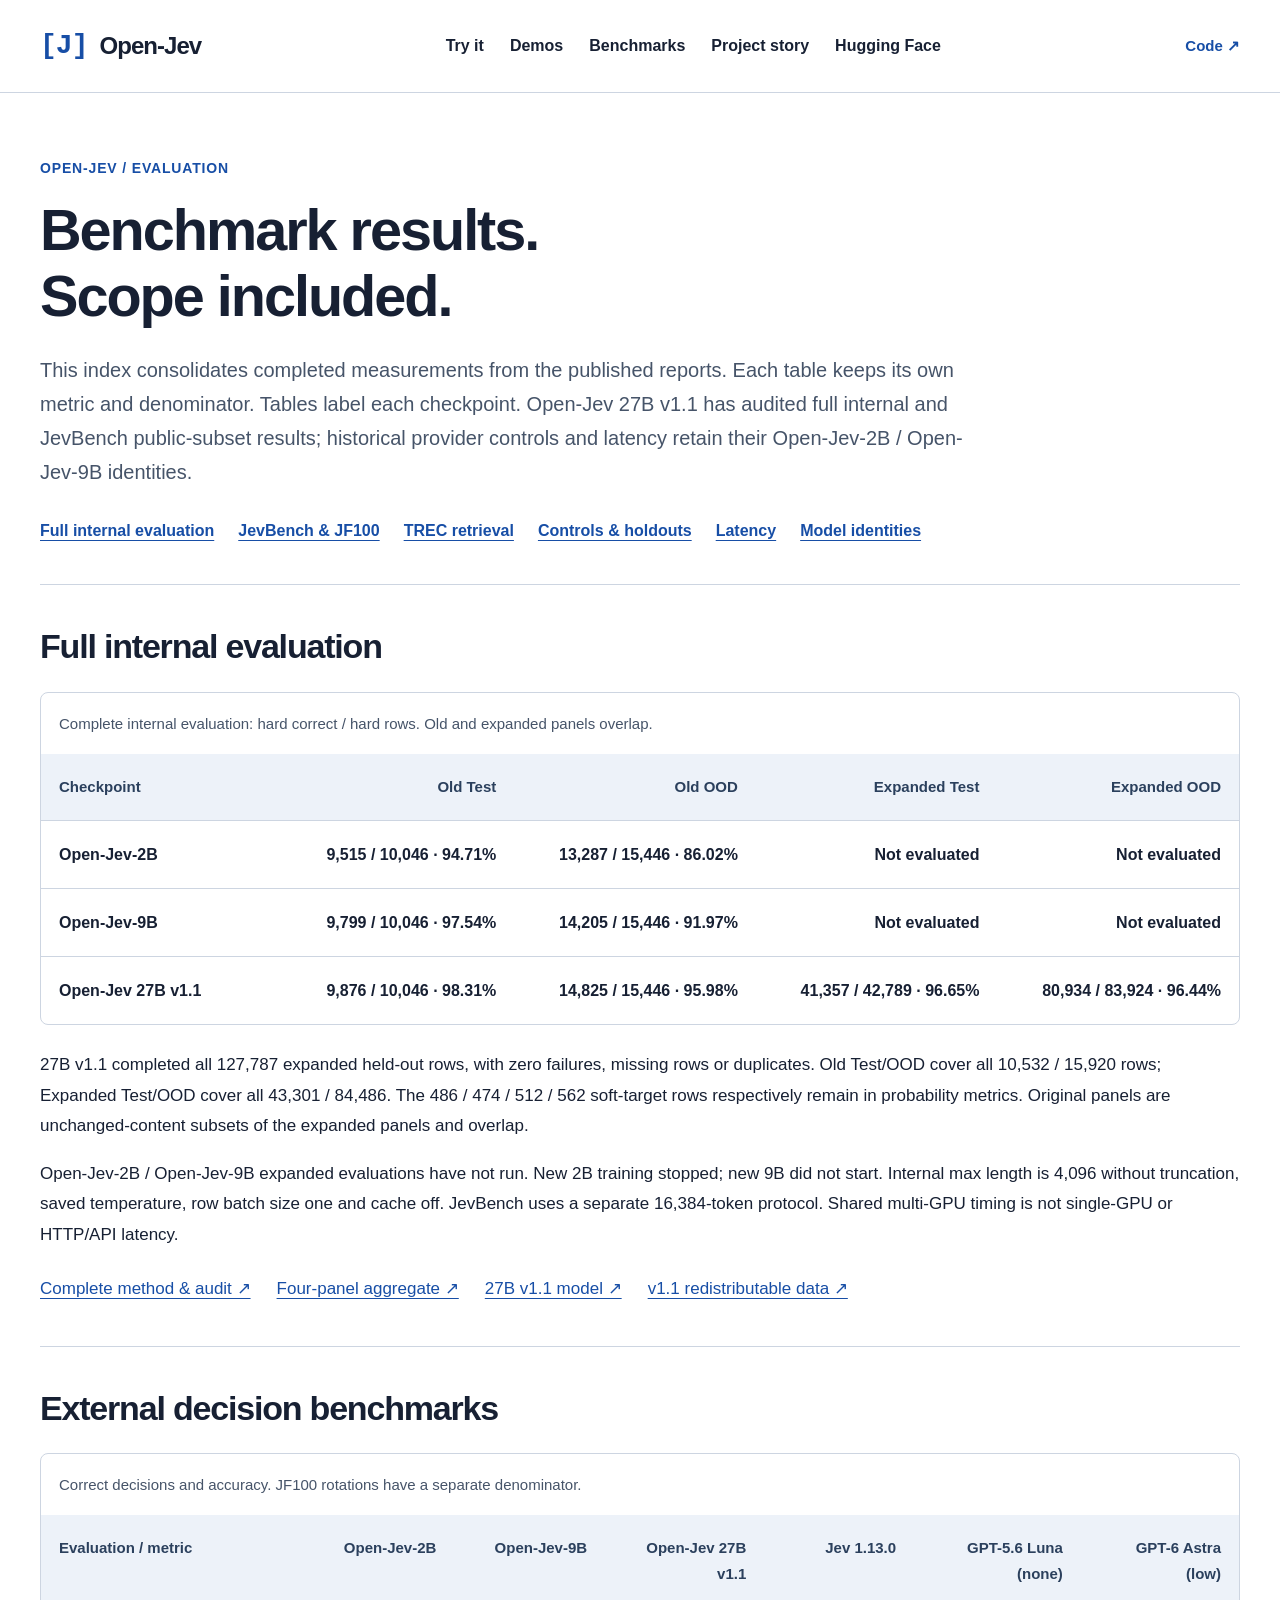
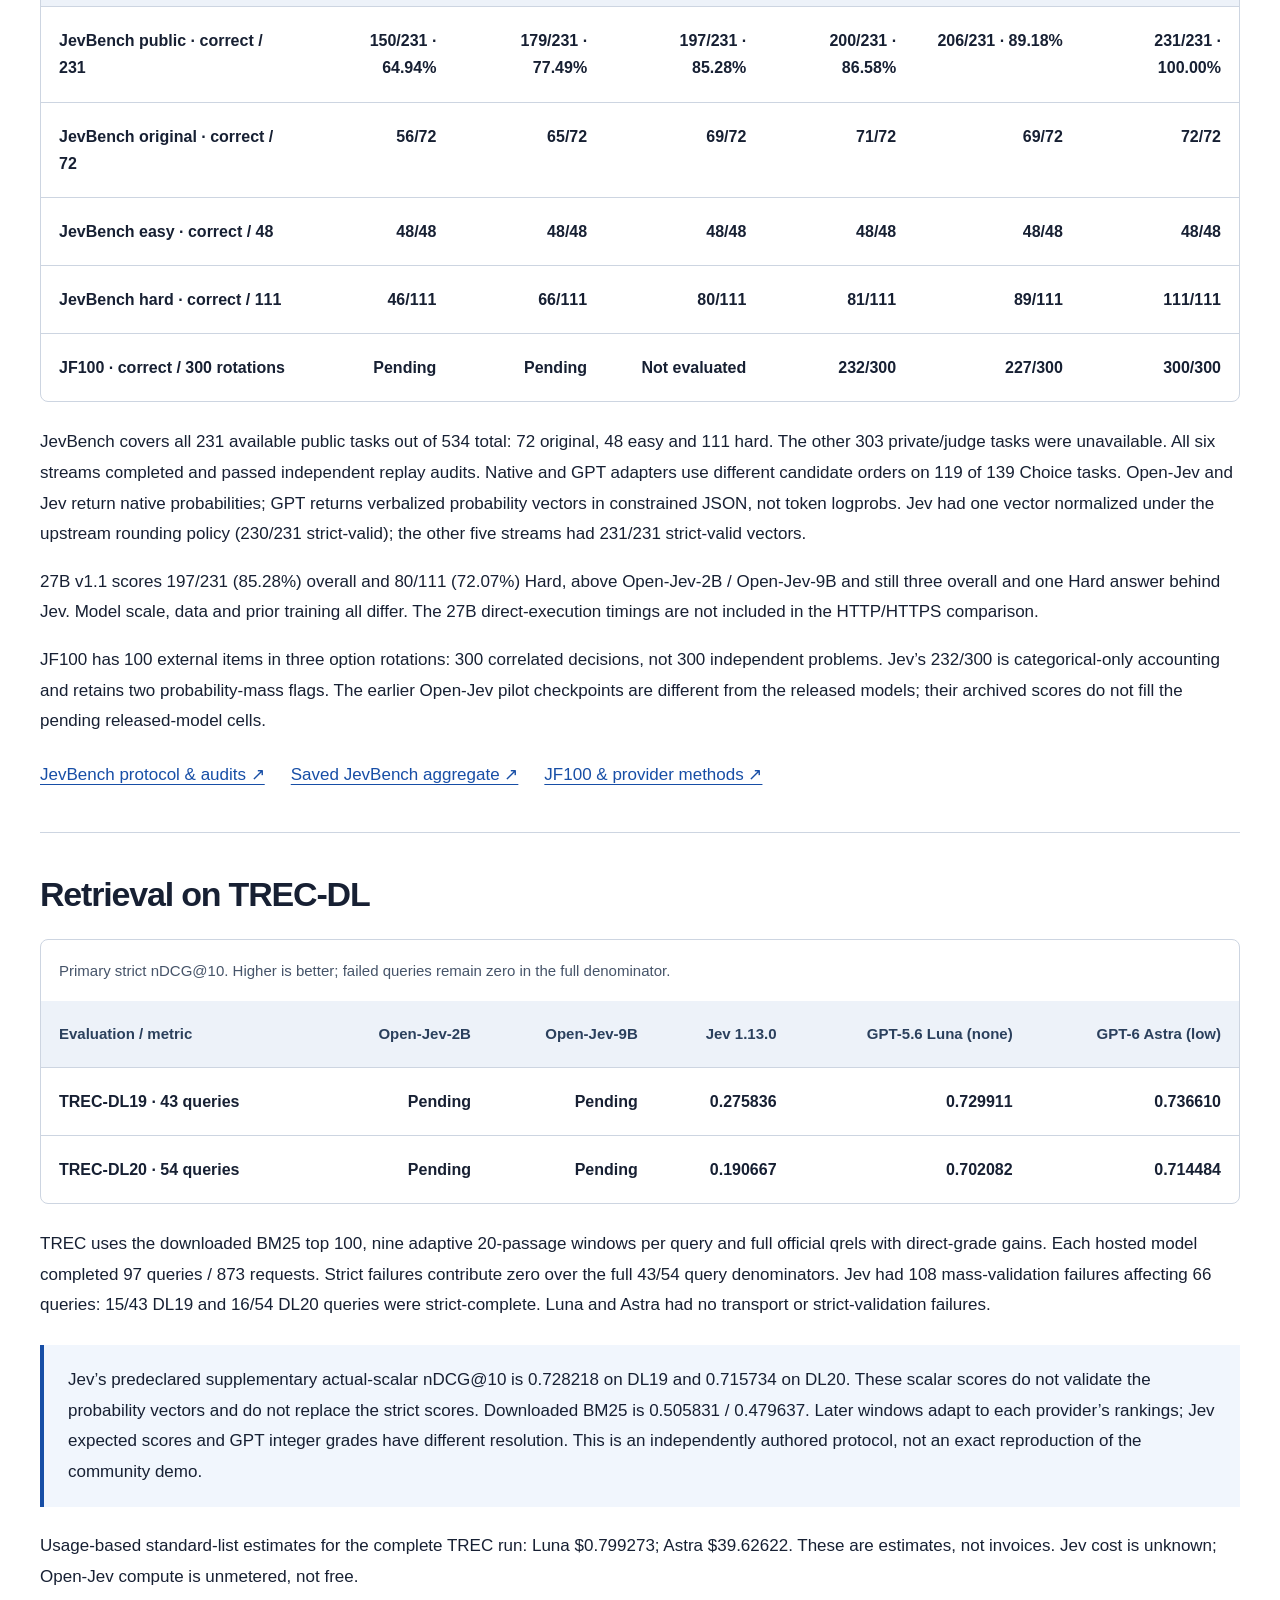
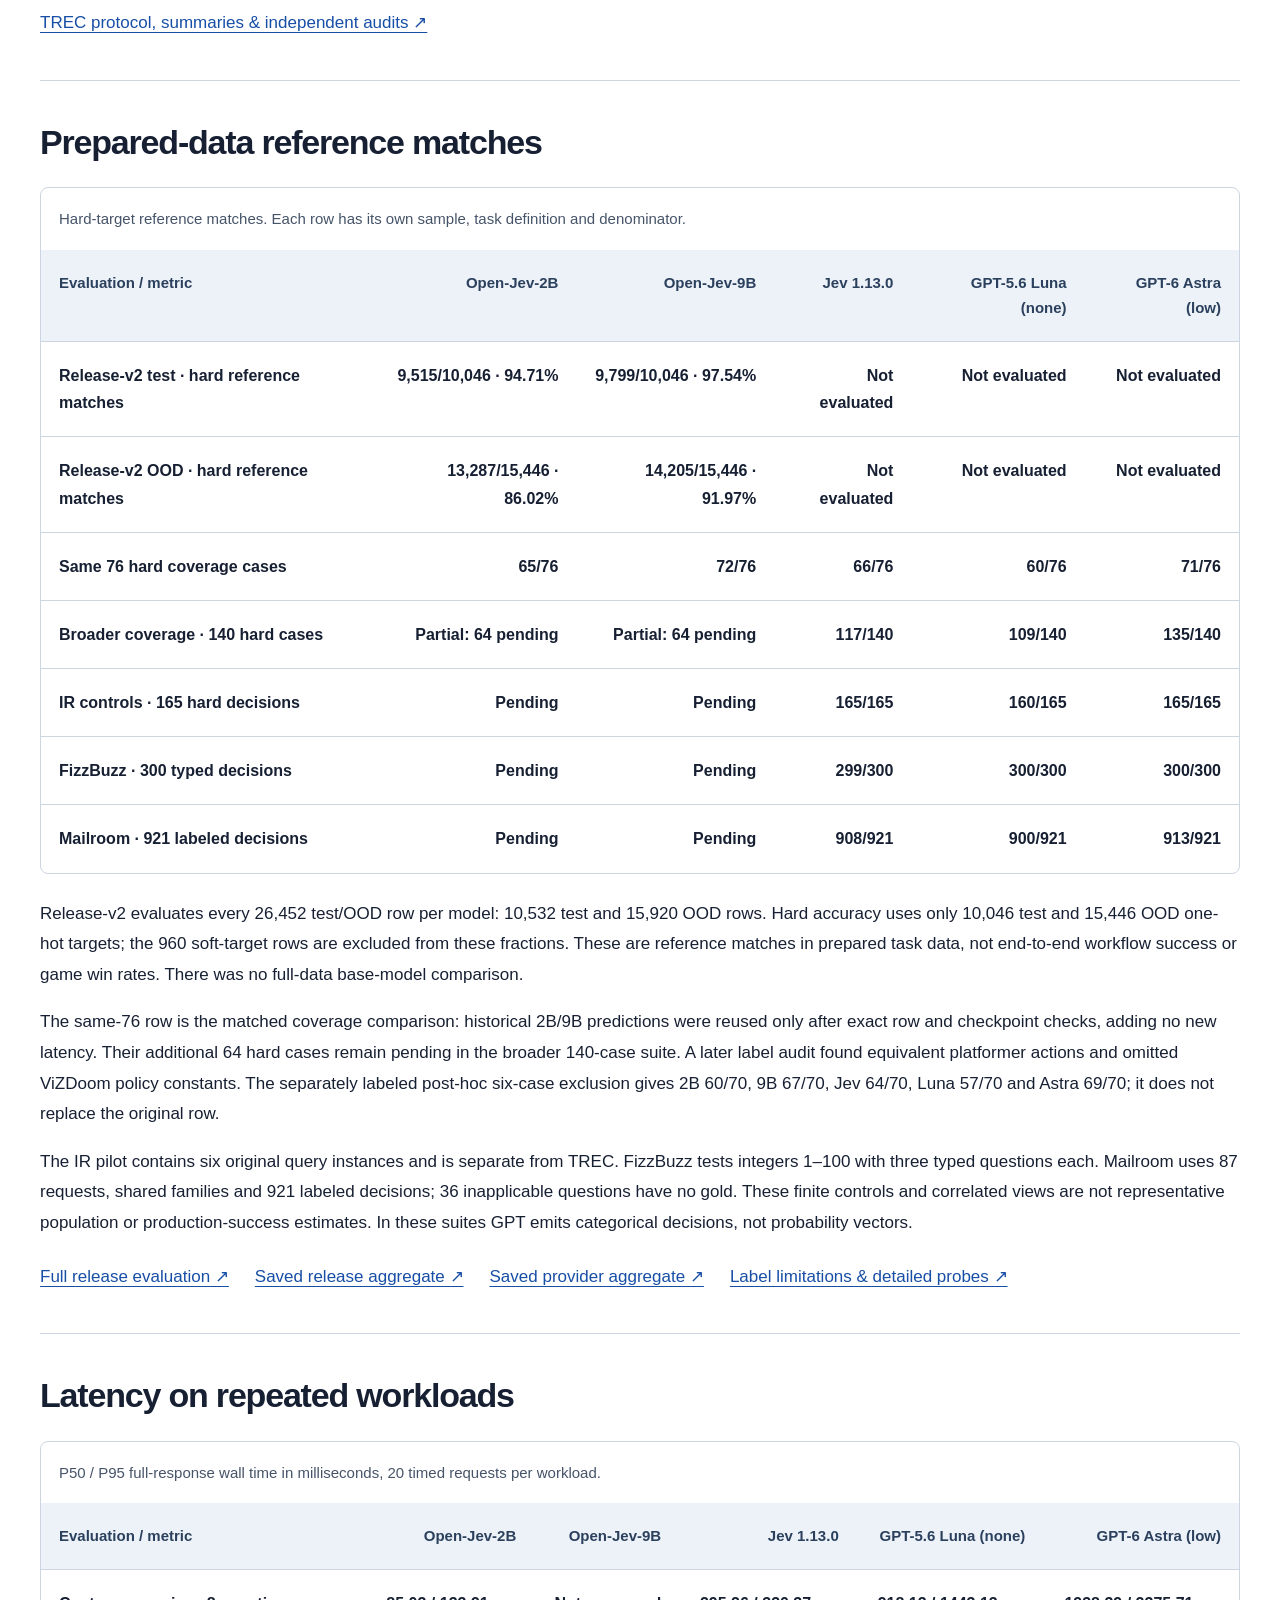
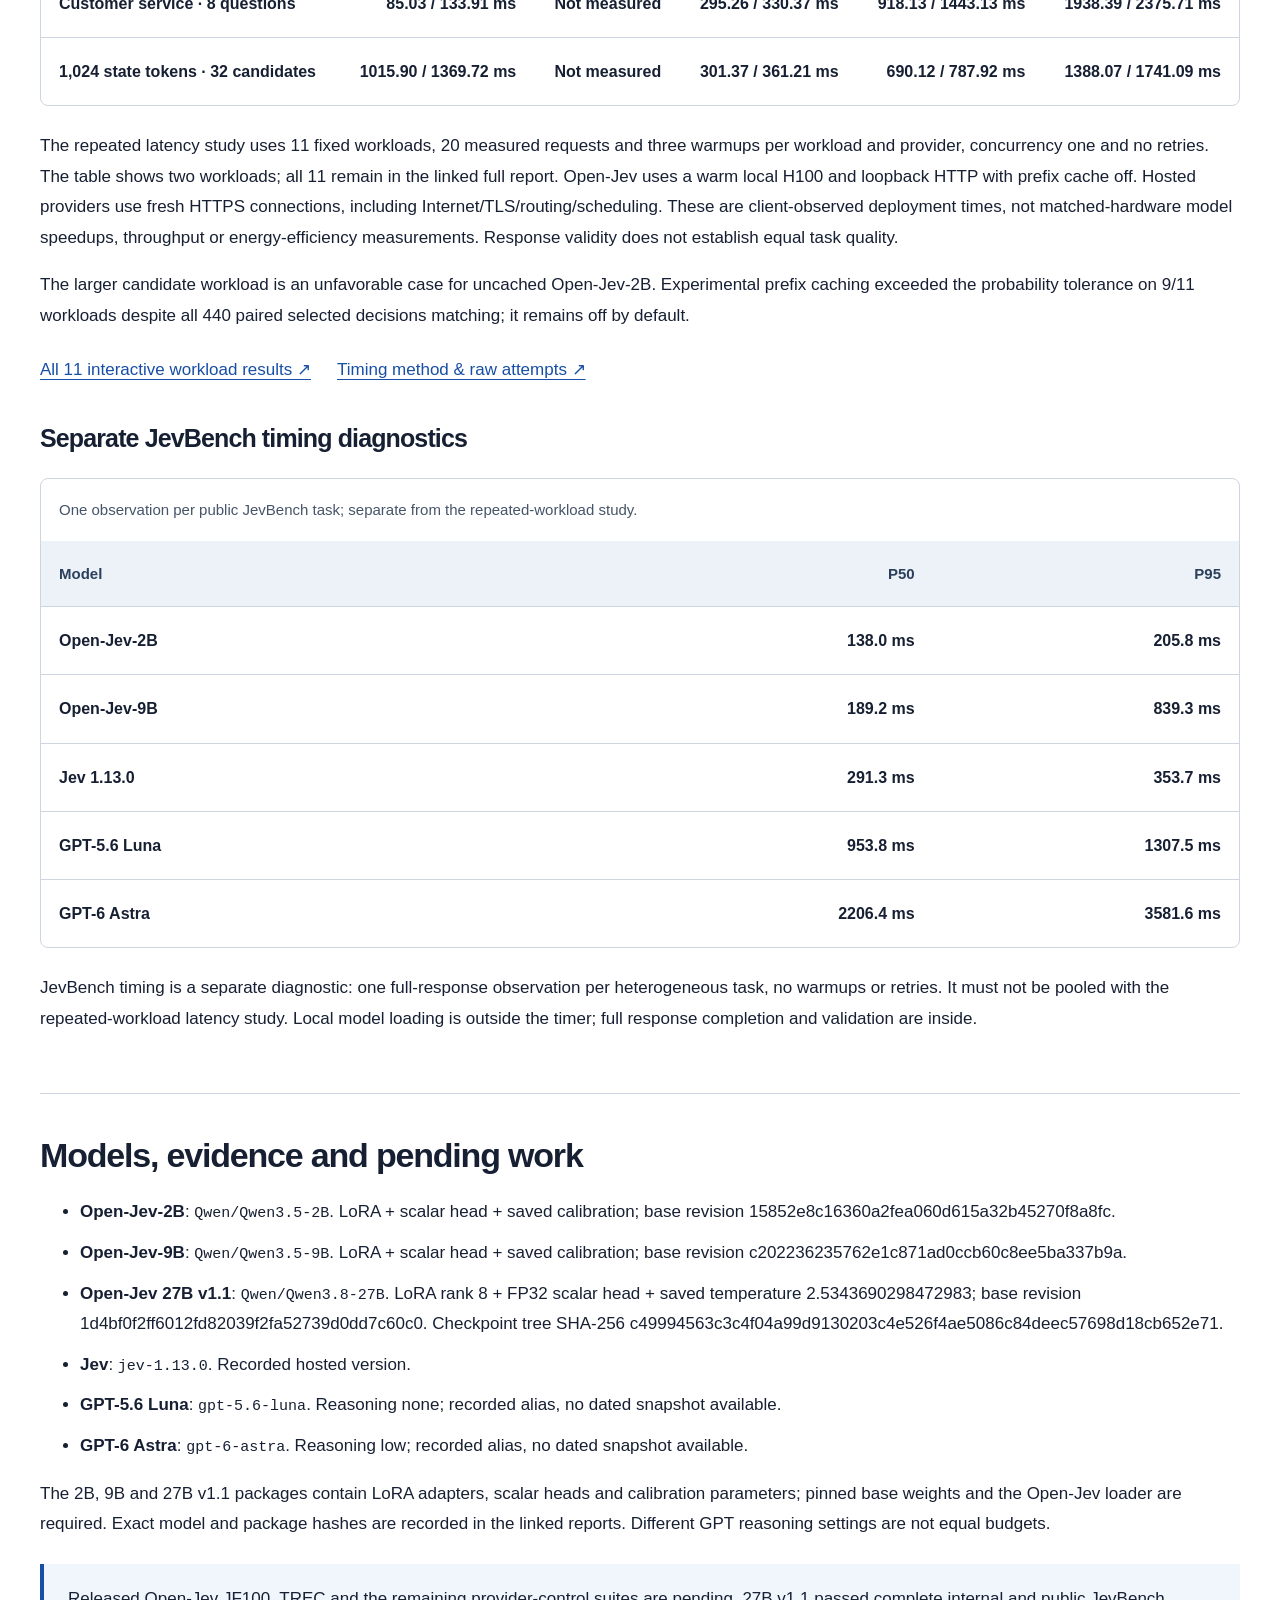
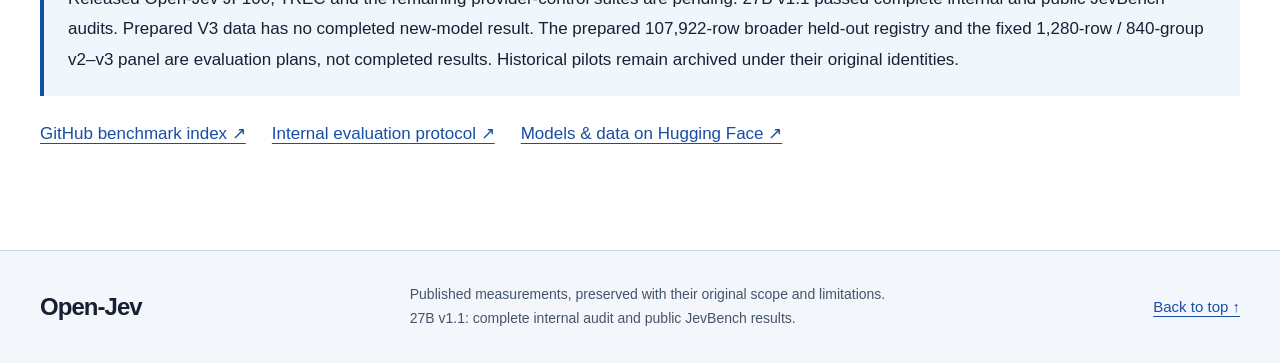
<file: site/benchmarks/index.html>
<!doctype html>
<html lang="en"><head><meta charset="utf-8"><meta name="viewport" content="width=device-width, initial-scale=1"><meta name="theme-color" content="#ffffff"><meta name="description" content="Open-Jev benchmark results: JevBench, JF100, TREC-DL, released-model evaluation and measured API latency, with exact scopes and evidence."><title>Open-Jev — Benchmark results and scope</title><link rel="stylesheet" href="../styles.css?v=v11-20260923"></head>
<body><a class="skip-link" href="#main">Skip to results</a><header class="site-header"><div class="wrap header-inner"><a class="brand" href="../"><span class="brand-mark">[J]</span>Open-Jev</a><nav class="top-nav" aria-label="Project navigation"><a href="../workbench/">Try it</a><a href="../#demos">Demos</a><a href="#external" aria-current="page">Benchmarks</a><a href="../story/">Project story</a><a href="https://huggingface.co/collections/ZefanCai/open-jev">Hugging Face</a></nav><a class="header-code" href="https://github.com/Zefan-Cai/Open-Jev">Code ↗</a></div></header>
<main class="benchmark-page wrap" id="main"><div class="benchmark-hero"><span class="eyebrow">OPEN-JEV / EVALUATION</span><h1>Benchmark results.<br>Scope included.</h1><p>This index consolidates completed measurements from the published reports. Each table keeps its own metric and denominator. Tables label each checkpoint. Open-Jev 27B v1.1 has audited full internal and JevBench public-subset results; historical provider controls and latency retain their Open-Jev-2B / Open-Jev-9B identities.</p><nav class="benchmark-nav" aria-label="Benchmark sections"><a href="#internal">Full internal evaluation</a><a href="#external">JevBench & JF100</a><a href="#retrieval">TREC retrieval</a><a href="#controls">Controls & holdouts</a><a href="#latency">Latency</a><a href="#identities">Model identities</a></nav></div><section class="benchmark-section" id="internal"><h2>Full internal evaluation</h2><div class="comparison-table-scroll" tabindex="0" role="region" aria-label="Old and expanded full internal Test/OOD, horizontally scrollable"><table class="comparison-table"><caption>Complete internal evaluation: hard correct / hard rows. Old and expanded panels overlap.</caption><thead><tr><th scope="col">Checkpoint</th><th scope="col">Old Test</th><th scope="col">Old OOD</th><th scope="col">Expanded Test</th><th scope="col">Expanded OOD</th></tr></thead><tbody><tr><th scope="row">Open-Jev-2B</th><td>9,515 / 10,046 · 94.71%</td><td>13,287 / 15,446 · 86.02%</td><td>Not evaluated</td><td>Not evaluated</td></tr><tr><th scope="row">Open-Jev-9B</th><td>9,799 / 10,046 · 97.54%</td><td>14,205 / 15,446 · 91.97%</td><td>Not evaluated</td><td>Not evaluated</td></tr><tr><th scope="row">Open-Jev 27B v1.1</th><td>9,876 / 10,046 · 98.31%</td><td>14,825 / 15,446 · 95.98%</td><td>41,357 / 42,789 · 96.65%</td><td>80,934 / 83,924 · 96.44%</td></tr></tbody></table></div><p>27B v1.1 completed all 127,787 expanded held-out rows, with zero failures, missing rows or duplicates. Old Test/OOD cover all 10,532 / 15,920 rows; Expanded Test/OOD cover all 43,301 / 84,486. The 486 / 474 / 512 / 562 soft-target rows respectively remain in probability metrics. Original panels are unchanged-content subsets of the expanded panels and overlap.</p><p>Open-Jev-2B / Open-Jev-9B expanded evaluations have not run. New 2B training stopped; new 9B did not start. Internal max length is 4,096 without truncation, saved temperature, row batch size one and cache off. JevBench uses a separate 16,384-token protocol. Shared multi-GPU timing is not single-GPU or HTTP/API latency.</p><div class="comparison-links"><a href="https://github.com/Zefan-Cai/Open-Jev/blob/main/docs/internal-full-evaluation.md">Complete method &amp; audit ↗</a><a href="../results.json">Four-panel aggregate ↗</a><a href="https://huggingface.co/ZefanCai/Open-Jev-27B-v1.1">27B v1.1 model ↗</a><a href="https://huggingface.co/datasets/ZefanCai/Open-Jev-v1.1">v1.1 redistributable data ↗</a></div></section><section class="benchmark-section" id="external"><h2>External decision benchmarks</h2><div class="comparison-table-scroll" tabindex="0" role="region" aria-label="Correct decisions and accuracy. JF100 rotations have a separate denominator."><table class="comparison-table"><caption>Correct decisions and accuracy. JF100 rotations have a separate denominator.</caption><thead><tr><th scope="col">Evaluation / metric</th><th scope="col">Open-Jev-2B</th><th scope="col">Open-Jev-9B</th><th scope="col">Open-Jev 27B v1.1</th><th scope="col">Jev 1.13.0</th><th scope="col">GPT-5.6 Luna (none)</th><th scope="col">GPT-6 Astra (low)</th></tr></thead><tbody><tr><th scope="row">JevBench public · correct / 231</th><td>150/231 · 64.94%</td><td>179/231 · 77.49%</td><td>197/231 · 85.28%</td><td>200/231 · 86.58%</td><td>206/231 · 89.18%</td><td>231/231 · 100.00%</td></tr><tr><th scope="row">JevBench original · correct / 72</th><td>56/72</td><td>65/72</td><td>69/72</td><td>71/72</td><td>69/72</td><td>72/72</td></tr><tr><th scope="row">JevBench easy · correct / 48</th><td>48/48</td><td>48/48</td><td>48/48</td><td>48/48</td><td>48/48</td><td>48/48</td></tr><tr><th scope="row">JevBench hard · correct / 111</th><td>46/111</td><td>66/111</td><td>80/111</td><td>81/111</td><td>89/111</td><td>111/111</td></tr><tr><th scope="row">JF100 · correct / 300 rotations</th><td>Pending</td><td>Pending</td><td>Not evaluated</td><td>232/300</td><td>227/300</td><td>300/300</td></tr></tbody></table></div><p>JevBench covers all 231 available public tasks out of 534 total: 72 original, 48 easy and 111 hard. The other 303 private/judge tasks were unavailable. All six streams completed and passed independent replay audits. Native and GPT adapters use different candidate orders on 119 of 139 Choice tasks. Open-Jev and Jev return native probabilities; GPT returns verbalized probability vectors in constrained JSON, not token logprobs. Jev had one vector normalized under the upstream rounding policy (230/231 strict-valid); the other five streams had 231/231 strict-valid vectors.</p><p>27B v1.1 scores 197/231 (85.28%) overall and 80/111 (72.07%) Hard, above Open-Jev-2B / Open-Jev-9B and still three overall and one Hard answer behind Jev. Model scale, data and prior training all differ. The 27B direct-execution timings are not included in the HTTP/HTTPS comparison.</p><p>JF100 has 100 external items in three option rotations: 300 correlated decisions, not 300 independent problems. Jev’s 232/300 is categorical-only accounting and retains two probability-mass flags. The earlier Open-Jev pilot checkpoints are different from the released models; their archived scores do not fill the pending released-model cells.</p><div class="comparison-links"><a href="https://github.com/Zefan-Cai/Open-Jev/blob/main/docs/jevbench-public.md">JevBench protocol &amp; audits ↗</a><a href="../jevbench.json">Saved JevBench aggregate ↗</a><a href="https://github.com/Zefan-Cai/Open-Jev/blob/main/docs/provider-comparison.md">JF100 &amp; provider methods ↗</a></div></section><section class="benchmark-section" id="retrieval"><h2>Retrieval on TREC-DL</h2><div class="comparison-table-scroll" tabindex="0" role="region" aria-label="Primary strict nDCG@10. Higher is better; failed queries remain zero in the full denominator."><table class="comparison-table"><caption>Primary strict nDCG@10. Higher is better; failed queries remain zero in the full denominator.</caption><thead><tr><th scope="col">Evaluation / metric</th><th scope="col">Open-Jev-2B</th><th scope="col">Open-Jev-9B</th><th scope="col">Jev 1.13.0</th><th scope="col">GPT-5.6 Luna (none)</th><th scope="col">GPT-6 Astra (low)</th></tr></thead><tbody><tr><th scope="row">TREC-DL19 · 43 queries</th><td>Pending</td><td>Pending</td><td>0.275836</td><td>0.729911</td><td>0.736610</td></tr><tr><th scope="row">TREC-DL20 · 54 queries</th><td>Pending</td><td>Pending</td><td>0.190667</td><td>0.702082</td><td>0.714484</td></tr></tbody></table></div><p>TREC uses the downloaded BM25 top 100, nine adaptive 20-passage windows per query and full official qrels with direct-grade gains. Each hosted model completed 97 queries / 873 requests. Strict failures contribute zero over the full 43/54 query denominators. Jev had 108 mass-validation failures affecting 66 queries: 15/43 DL19 and 16/54 DL20 queries were strict-complete. Luna and Astra had no transport or strict-validation failures.</p><div class="benchmark-notice"><p>Jev’s predeclared supplementary actual-scalar nDCG@10 is 0.728218 on DL19 and 0.715734 on DL20. These scalar scores do not validate the probability vectors and do not replace the strict scores. Downloaded BM25 is 0.505831 / 0.479637. Later windows adapt to each provider’s rankings; Jev expected scores and GPT integer grades have different resolution. This is an independently authored protocol, not an exact reproduction of the community demo.</p></div><p>Usage-based standard-list estimates for the complete TREC run: Luna $0.799273; Astra $39.62622. These are estimates, not invoices. Jev cost is unknown; Open-Jev compute is unmetered, not free.</p><a href="https://github.com/Zefan-Cai/Open-Jev/blob/main/reports/ir-control-v1/trec-holdout/README.md">TREC protocol, summaries &amp; independent audits ↗</a></section><section class="benchmark-section" id="controls"><h2>Prepared-data reference matches</h2><div class="comparison-table-scroll" tabindex="0" role="region" aria-label="Hard-target reference matches. Each row has its own sample, task definition and denominator."><table class="comparison-table"><caption>Hard-target reference matches. Each row has its own sample, task definition and denominator.</caption><thead><tr><th scope="col">Evaluation / metric</th><th scope="col">Open-Jev-2B</th><th scope="col">Open-Jev-9B</th><th scope="col">Jev 1.13.0</th><th scope="col">GPT-5.6 Luna (none)</th><th scope="col">GPT-6 Astra (low)</th></tr></thead><tbody><tr><th scope="row">Release-v2 test · hard reference matches</th><td>9,515/10,046 · 94.71%</td><td>9,799/10,046 · 97.54%</td><td>Not evaluated</td><td>Not evaluated</td><td>Not evaluated</td></tr><tr><th scope="row">Release-v2 OOD · hard reference matches</th><td>13,287/15,446 · 86.02%</td><td>14,205/15,446 · 91.97%</td><td>Not evaluated</td><td>Not evaluated</td><td>Not evaluated</td></tr><tr><th scope="row">Same 76 hard coverage cases</th><td>65/76</td><td>72/76</td><td>66/76</td><td>60/76</td><td>71/76</td></tr><tr><th scope="row">Broader coverage · 140 hard cases</th><td>Partial: 64 pending</td><td>Partial: 64 pending</td><td>117/140</td><td>109/140</td><td>135/140</td></tr><tr><th scope="row">IR controls · 165 hard decisions</th><td>Pending</td><td>Pending</td><td>165/165</td><td>160/165</td><td>165/165</td></tr><tr><th scope="row">FizzBuzz · 300 typed decisions</th><td>Pending</td><td>Pending</td><td>299/300</td><td>300/300</td><td>300/300</td></tr><tr><th scope="row">Mailroom · 921 labeled decisions</th><td>Pending</td><td>Pending</td><td>908/921</td><td>900/921</td><td>913/921</td></tr></tbody></table></div><p>Release-v2 evaluates every 26,452 test/OOD row per model: 10,532 test and 15,920 OOD rows. Hard accuracy uses only 10,046 test and 15,446 OOD one-hot targets; the 960 soft-target rows are excluded from these fractions. These are reference matches in prepared task data, not end-to-end workflow success or game win rates. There was no full-data base-model comparison.</p><p>The same-76 row is the matched coverage comparison: historical 2B/9B predictions were reused only after exact row and checkpoint checks, adding no new latency. Their additional 64 hard cases remain pending in the broader 140-case suite. A later label audit found equivalent platformer actions and omitted ViZDoom policy constants. The separately labeled post-hoc six-case exclusion gives 2B 60/70, 9B 67/70, Jev 64/70, Luna 57/70 and Astra 69/70; it does not replace the original row.</p><p>The IR pilot contains six original query instances and is separate from TREC. FizzBuzz tests integers 1–100 with three typed questions each. Mailroom uses 87 requests, shared families and 921 labeled decisions; 36 inapplicable questions have no gold. These finite controls and correlated views are not representative population or production-success estimates. In these suites GPT emits categorical decisions, not probability vectors.</p><div class="comparison-links"><a href="https://github.com/Zefan-Cai/Open-Jev/blob/main/reports/full-data-eval-n1-v1/README.md">Full release evaluation ↗</a><a href="../results.json">Saved release aggregate ↗</a><a href="../provider-quality.json">Saved provider aggregate ↗</a><a href="https://github.com/Zefan-Cai/Open-Jev/blob/main/docs/provider-comparison.md">Label limitations &amp; detailed probes ↗</a></div></section><section class="benchmark-section" id="latency"><h2>Latency on repeated workloads</h2><div class="comparison-table-scroll" tabindex="0" role="region" aria-label="P50 / P95 full-response wall time in milliseconds, 20 timed requests per workload."><table class="comparison-table"><caption>P50 / P95 full-response wall time in milliseconds, 20 timed requests per workload.</caption><thead><tr><th scope="col">Evaluation / metric</th><th scope="col">Open-Jev-2B</th><th scope="col">Open-Jev-9B</th><th scope="col">Jev 1.13.0</th><th scope="col">GPT-5.6 Luna (none)</th><th scope="col">GPT-6 Astra (low)</th></tr></thead><tbody><tr><th scope="row">Customer service · 8 questions</th><td>85.03 / 133.91 ms</td><td>Not measured</td><td>295.26 / 330.37 ms</td><td>918.13 / 1443.13 ms</td><td>1938.39 / 2375.71 ms</td></tr><tr><th scope="row">1,024 state tokens · 32 candidates</th><td>1015.90 / 1369.72 ms</td><td>Not measured</td><td>301.37 / 361.21 ms</td><td>690.12 / 787.92 ms</td><td>1388.07 / 1741.09 ms</td></tr></tbody></table></div><p>The repeated latency study uses 11 fixed workloads, 20 measured requests and three warmups per workload and provider, concurrency one and no retries. The table shows two workloads; all 11 remain in the linked full report. Open-Jev uses a warm local H100 and loopback HTTP with prefix cache off. Hosted providers use fresh HTTPS connections, including Internet/TLS/routing/scheduling. These are client-observed deployment times, not matched-hardware model speedups, throughput or energy-efficiency measurements. Response validity does not establish equal task quality.</p><p>The larger candidate workload is an unfavorable case for uncached Open-Jev-2B. Experimental prefix caching exceeded the probability tolerance on 9/11 workloads despite all 440 paired selected decisions matching; it remains off by default.</p><div class="comparison-links"><a href="../#latency">All 11 interactive workload results ↗</a><a href="https://github.com/Zefan-Cai/Open-Jev/blob/main/docs/inference-latency.md">Timing method &amp; raw attempts ↗</a></div><h3 style="margin-top:40px;font-size:25px">Separate JevBench timing diagnostics</h3><div class="comparison-table-scroll" tabindex="0" role="region" aria-label="One observation per public JevBench task; separate from the repeated-workload study."><table class="comparison-table"><caption>One observation per public JevBench task; separate from the repeated-workload study.</caption><thead><tr><th scope="col">Model</th><th scope="col">P50</th><th scope="col">P95</th></tr></thead><tbody><tr><th scope="row">Open-Jev-2B</th><td>138.0 ms</td><td>205.8 ms</td></tr><tr><th scope="row">Open-Jev-9B</th><td>189.2 ms</td><td>839.3 ms</td></tr><tr><th scope="row">Jev 1.13.0</th><td>291.3 ms</td><td>353.7 ms</td></tr><tr><th scope="row">GPT-5.6 Luna</th><td>953.8 ms</td><td>1307.5 ms</td></tr><tr><th scope="row">GPT-6 Astra</th><td>2206.4 ms</td><td>3581.6 ms</td></tr></tbody></table></div><p>JevBench timing is a separate diagnostic: one full-response observation per heterogeneous task, no warmups or retries. It must not be pooled with the repeated-workload latency study. Local model loading is outside the timer; full response completion and validation are inside.</p></section><section class="benchmark-section" id="identities"><h2>Models, evidence and pending work</h2><ul><li><strong>Open-Jev-2B</strong>: <code>Qwen/Qwen3.5-2B</code>. LoRA + scalar head + saved calibration; base revision 15852e8c16360a2fea060d615a32b45270f8a8fc.</li><li><strong>Open-Jev-9B</strong>: <code>Qwen/Qwen3.5-9B</code>. LoRA + scalar head + saved calibration; base revision c202236235762e1c871ad0ccb60c8ee5ba337b9a.</li><li><strong>Open-Jev 27B v1.1</strong>: <code>Qwen/Qwen3.8-27B</code>. LoRA rank 8 + FP32 scalar head + saved temperature 2.5343690298472983; base revision 1d4bf0f2ff6012fd82039f2fa52739d0dd7c60c0. Checkpoint tree SHA-256 c49994563c3c4f04a99d9130203c4e526f4ae5086c84deec57698d18cb652e71.</li><li><strong>Jev</strong>: <code>jev-1.13.0</code>. Recorded hosted version.</li><li><strong>GPT-5.6 Luna</strong>: <code>gpt-5.6-luna</code>. Reasoning none; recorded alias, no dated snapshot available.</li><li><strong>GPT-6 Astra</strong>: <code>gpt-6-astra</code>. Reasoning low; recorded alias, no dated snapshot available.</li></ul><p>The 2B, 9B and 27B v1.1 packages contain LoRA adapters, scalar heads and calibration parameters; pinned base weights and the Open-Jev loader are required. Exact model and package hashes are recorded in the linked reports. Different GPT reasoning settings are not equal budgets.</p><div class="benchmark-notice"><p>Released Open-Jev JF100, TREC and the remaining provider-control suites are pending. 27B v1.1 passed complete internal and public JevBench audits. Prepared V3 data has no completed new-model result. The prepared 107,922-row broader held-out registry and the fixed 1,280-row / 840-group v2–v3 panel are evaluation plans, not completed results. Historical pilots remain archived under their original identities.</p></div><div class="comparison-links"><a href="https://github.com/Zefan-Cai/Open-Jev/blob/main/docs/benchmarks.md">GitHub benchmark index ↗</a><a href="https://github.com/Zefan-Cai/Open-Jev/blob/main/docs/internal-evaluation.md">Internal evaluation protocol ↗</a><a href="https://huggingface.co/collections/ZefanCai/open-jev">Models &amp; data on Hugging Face ↗</a></div></section></main><footer class="site-footer"><div class="wrap footer-inner"><a class="brand" href="../">Open-Jev</a><p>Published measurements, preserved with their original scope and limitations.<br>27B v1.1: complete internal audit and public JevBench results.</p><a class="back-top" href="#main">Back to top ↑</a></div></footer></body></html>
</file>
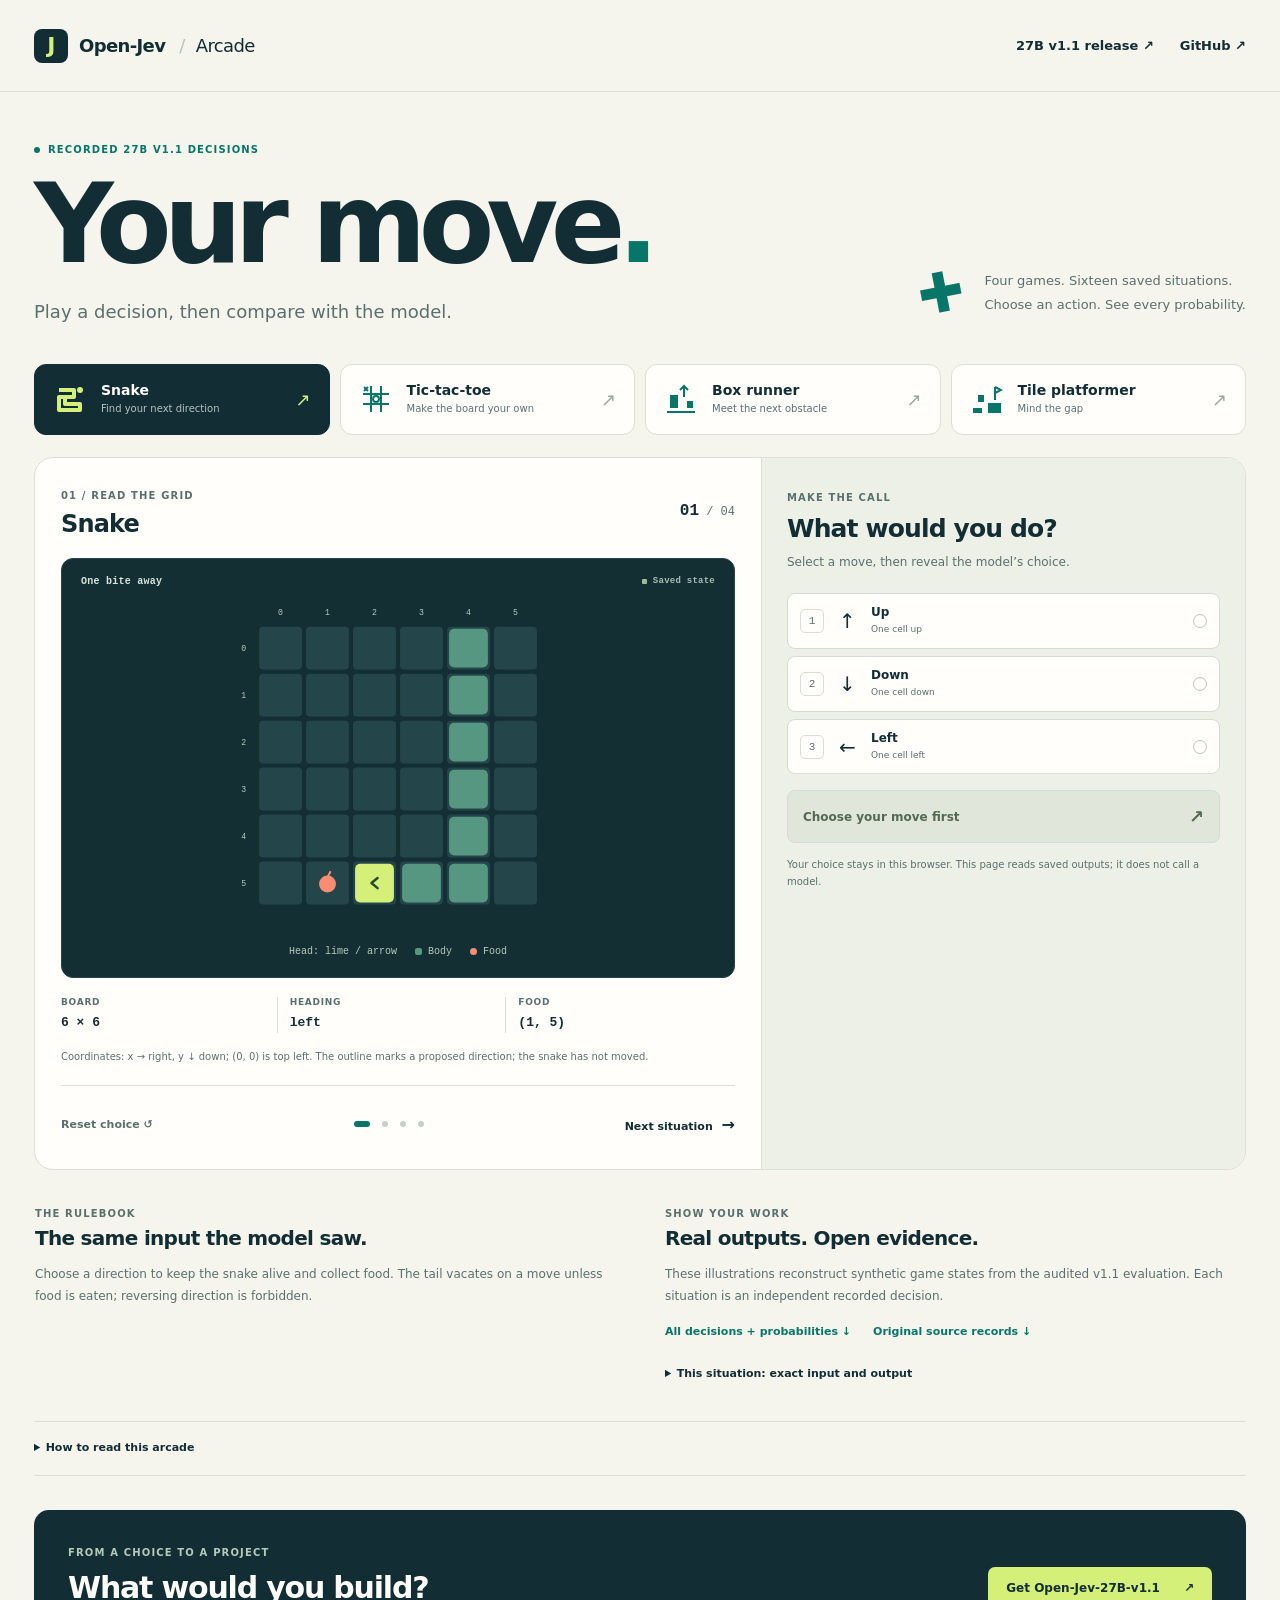
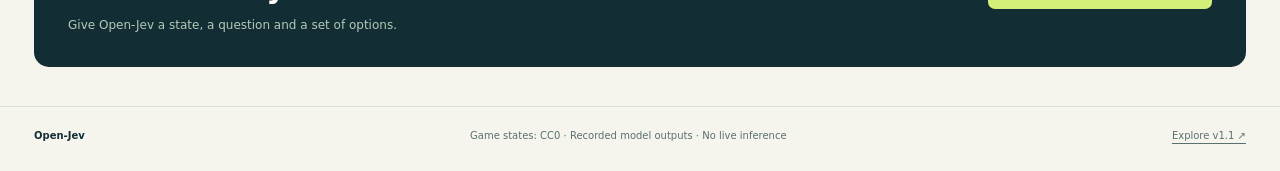
<file: site/games/index.html>
<!doctype html>
<html lang="en">
<head>
  <meta charset="utf-8">
  <meta name="viewport" content="width=device-width,initial-scale=1">
  <meta name="description" content="Play a decision, then compare with Open-Jev-27B-v1.1. Sixteen recorded decisions across Snake, tic-tac-toe, a box runner and a tile platformer, with original inputs and every probability.">
  <meta name="theme-color" content="#132d35">
  <meta property="og:title" content="Your move. · The Open-Jev Arcade">
  <meta property="og:description" content="Four games. Sixteen saved situations. Pick a move and reveal a real Open-Jev-27B-v1.1 decision.">
  <title>Your move. · Open-Jev Arcade</title>
  <link rel="stylesheet" href="./styles.css">
  <script src="./app.js" defer></script>
</head>
<body>
  <a class="skip-link" href="#arcade">Skip to the games</a>
  <header class="site-header wrap">
    <a class="brand" href="../"><span class="brand-mark" aria-hidden="true">J</span>Open-Jev <span class="brand-divider">/</span> <span class="arcade-word">Arcade</span></a>
    <nav aria-label="Site navigation"><a href="../v1-1/">27B v1.1 release <span aria-hidden="true">↗</span></a><a href="https://github.com/Zefan-Cai/Open-Jev">GitHub <span aria-hidden="true">↗</span></a></nav>
  </header>
  <main class="wrap">
    <section class="hero" aria-labelledby="page-title">
      <div>
        <div class="eyebrow"><span class="status-dot" aria-hidden="true"></span>Recorded 27B v1.1 decisions</div>
        <h1 id="page-title">Your move<span>.</span></h1>
        <p class="hero-copy">Play a decision, then compare with the model.</p>
      </div>
      <div class="hero-aside"><span class="pixel-cross" aria-hidden="true">✚</span><p>Four games. Sixteen saved situations.<br>Choose an action. See every probability.</p></div>
    </section>
    <div class="load-error" id="load-error" role="alert" hidden>The recorded decisions could not be loaded. Please reload, or <a href="./evidence.json">download the evidence</a>.</div>
    <p id="loading" role="status">Loading recorded decisions…</p>
    <section id="arcade" aria-label="Game decision challenges" hidden>
      <div class="game-picker" id="game-picker" role="group" aria-label="Choose a game"></div>
      <div class="arena">
        <section class="playground" aria-labelledby="game-title">
          <div class="stage-head"><div><span class="section-kicker" id="game-kicker"></span><h2 id="game-title"></h2></div><div class="case-counter" id="case-counter"></div></div>
          <div class="scene-shell"><div class="scene-hud"><span id="scene-title"></span><span class="snapshot-label"><i aria-hidden="true"></i>Saved state</span></div><div id="scene" class="scene"></div><div id="scene-legend" class="scene-legend"></div></div>
          <div class="facts" id="facts"></div>
          <p class="scene-caption" id="scene-caption"></p>
          <div class="challenge-navigation"><button type="button" class="text-button" id="reset">Reset choice <span aria-hidden="true">↺</span></button><div class="case-dots" id="case-dots" role="group" aria-label="Choose a saved situation"></div><button type="button" class="next-button" id="next">Next situation <span aria-hidden="true">→</span></button></div>
        </section>
        <section class="decision" aria-labelledby="decision-title">
          <div class="decision-head"><span class="section-kicker">Make the call</span><h2 id="decision-title">What would you do?</h2><p id="decision-instruction">Select a move to reveal the model’s choice.</p></div>
          <div id="choices" class="choices" role="group" aria-label="Available moves"></div>
          <button type="button" class="reveal-button" id="reveal" disabled>Choose your move first <span aria-hidden="true">↗</span></button>
          <div id="comparison" class="comparison" role="status" aria-live="polite" hidden></div>
          <p class="probability-note" id="probability-note">Your choice stays in this browser. This page reads saved outputs; it does not call a model.</p>
        </section>
      </div>
      <section class="below-arena" aria-label="Rules and source evidence">
        <div class="rule-card"><div class="section-kicker">The rulebook</div><h2>The same input the model saw.</h2><p id="question"></p><div class="case-note" id="case-note" hidden></div></div>
        <div class="evidence-card"><div class="section-kicker">Show your work</div><h2>Real outputs. Open evidence.</h2><p>These illustrations reconstruct synthetic game states from the audited v1.1 evaluation. Each situation is an independent recorded decision.</p><div class="evidence-actions"><a href="./evidence.json" download>All decisions + probabilities <span aria-hidden="true">↓</span></a><a href="./source-records.jsonl" download>Original source records <span aria-hidden="true">↓</span></a></div><details><summary>This situation: exact input and output</summary><pre id="source-record"></pre></details></div>
      </section>
      <details class="method-details"><summary>How to read this arcade</summary><div class="method-body"><p>Choose one of the original action options, then compare it with the highest-probability action in the saved Open-Jev-27B-v1.1 output. Bars show the complete distribution in the original option order. They are probabilities over actions, not chances of winning.</p><p>The displayed boards are illustrations of supplied text states, not captured game viewports. No action is executed, and the situations do not form a continuous game. The selection includes disagreements with the supplied reference policies.</p><p>Snake uses a heuristic reference policy; tic-tac-toe uses exact minimax. The runner uses original box physics, and the platformer uses an original discrete tile simulator. Neither is a replay of a commercial game.</p><p>These sixteen examples do not establish a win rate or overall gameplay ability. The hosted <a href="../workbench/">classification workbench</a> separately runs Open-Jev-2B on CPU.</p><ul id="evidence-limitations"></ul><p><a href="../v1-1/">Model, full evaluation and release details ↗</a></p></div></details>
    </section>
    <noscript><p>This arcade needs JavaScript to let you choose moves. You can still <a href="./evidence.json">read every original input and recorded output</a>.</p></noscript>
    <section class="build-cta"><div><span class="section-kicker">From a choice to a project</span><h2>What would you build?</h2><p>Give Open-Jev a state, a question and a set of options.</p></div><a href="https://huggingface.co/ZefanCai/Open-Jev-27B-v1.1">Get Open-Jev-27B-v1.1 <span aria-hidden="true">↗</span></a></section>
  </main>
  <footer class="wrap"><a href="../">Open-Jev</a><span>Game states: CC0 · Recorded model outputs · No live inference</span><a href="../v1-1/">Explore v1.1 ↗</a></footer>
</body>
</html>
</file>
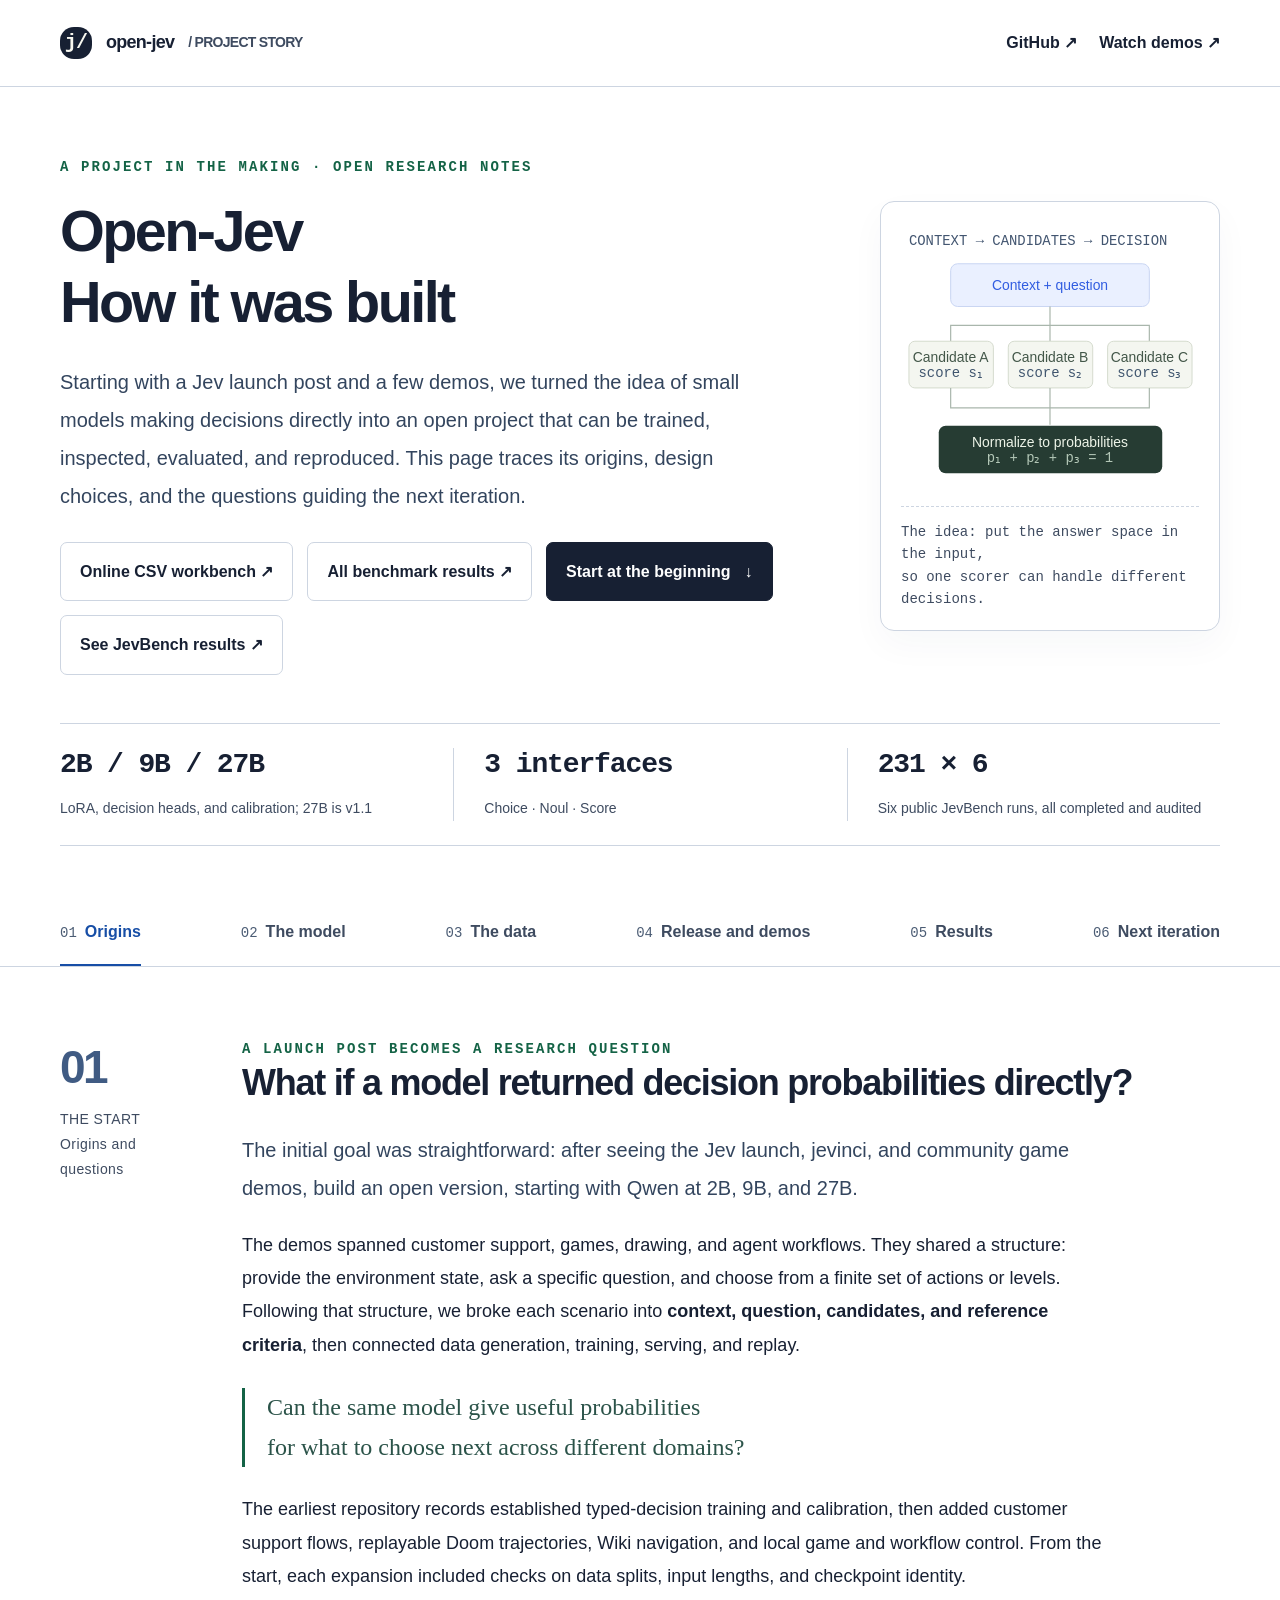
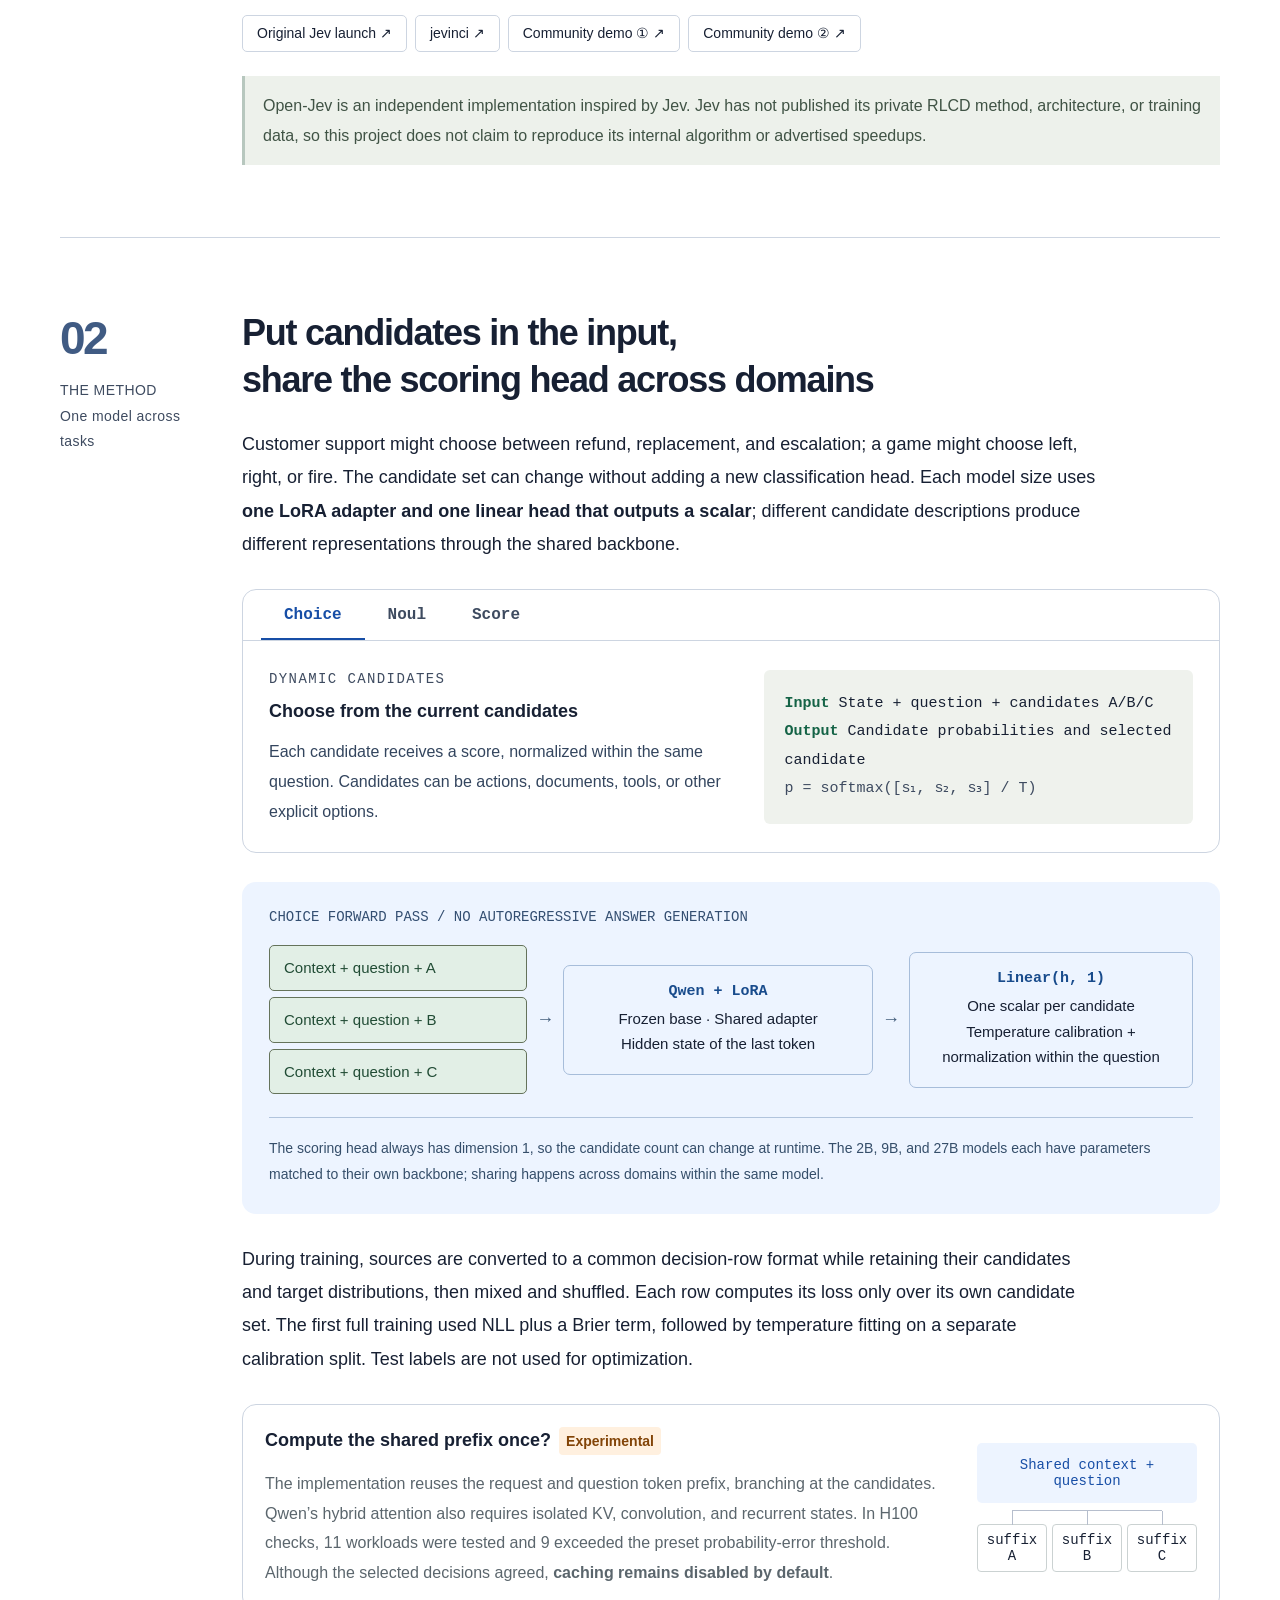
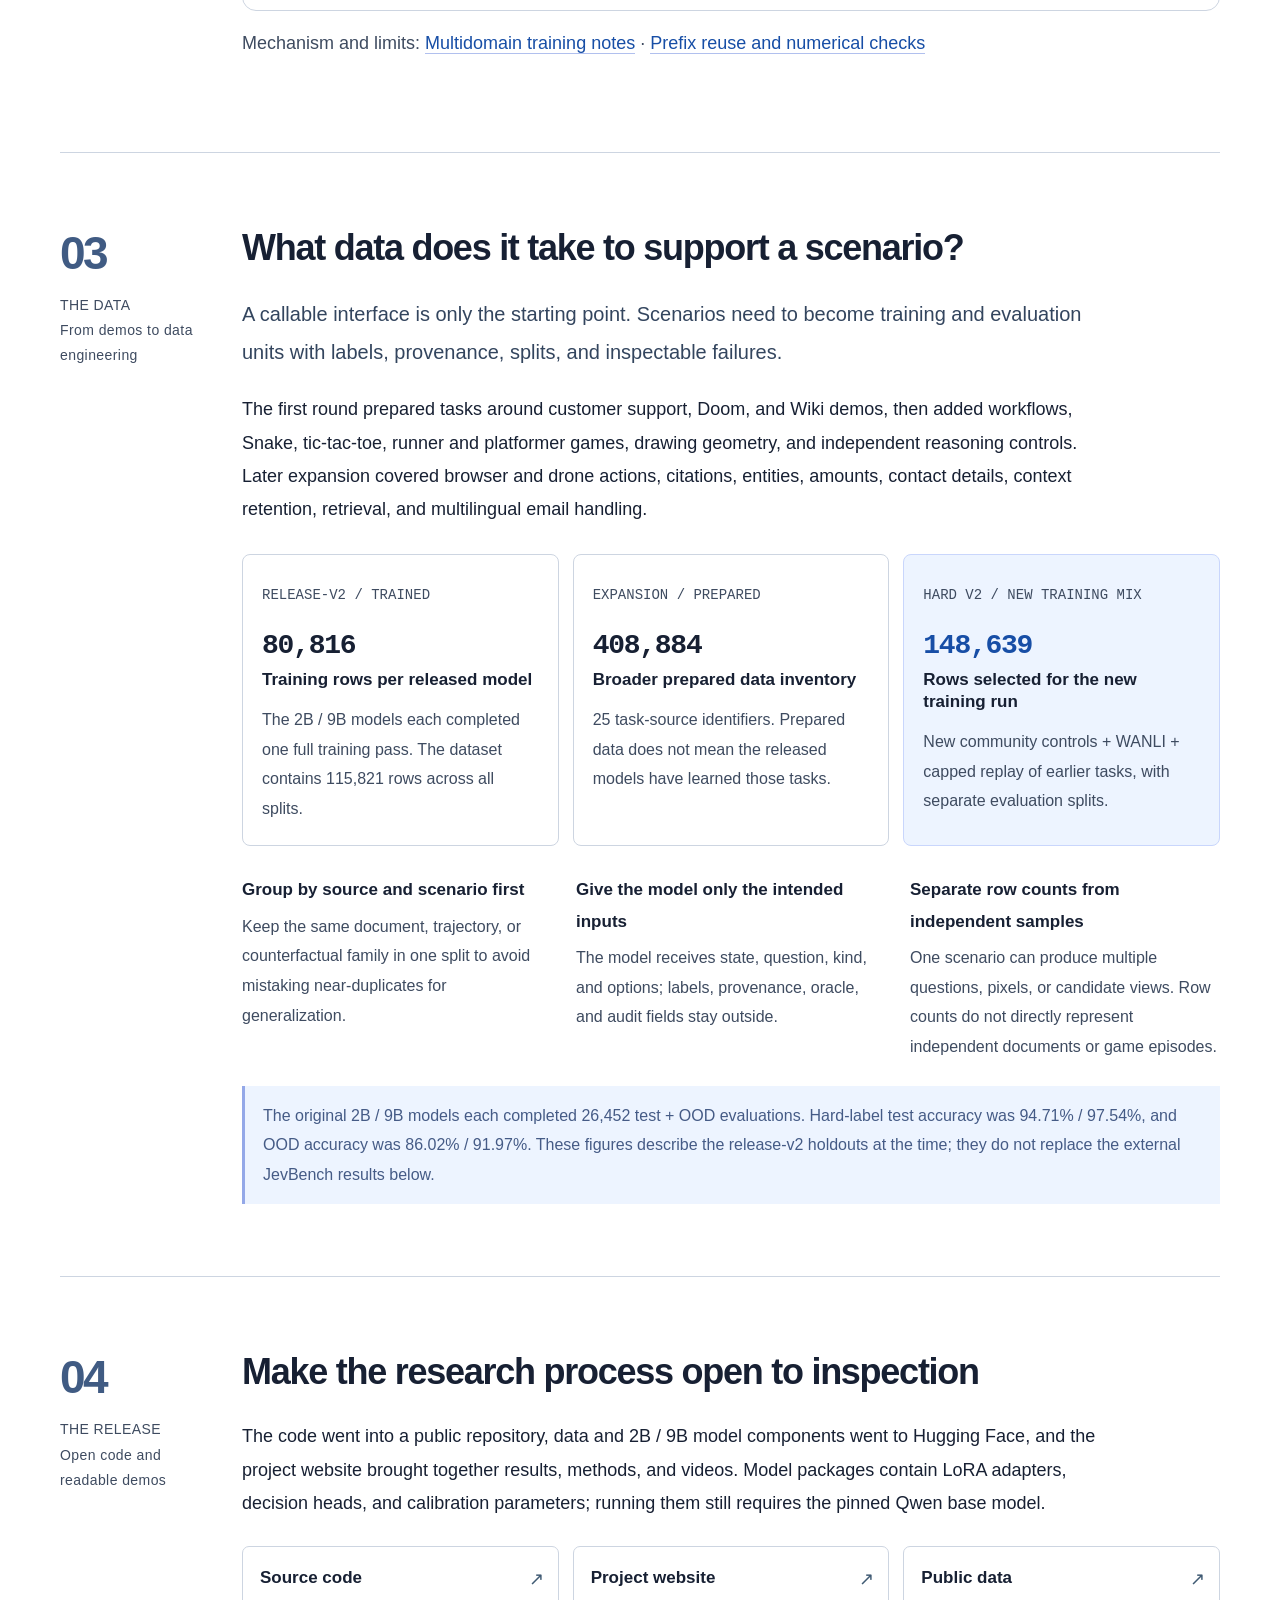
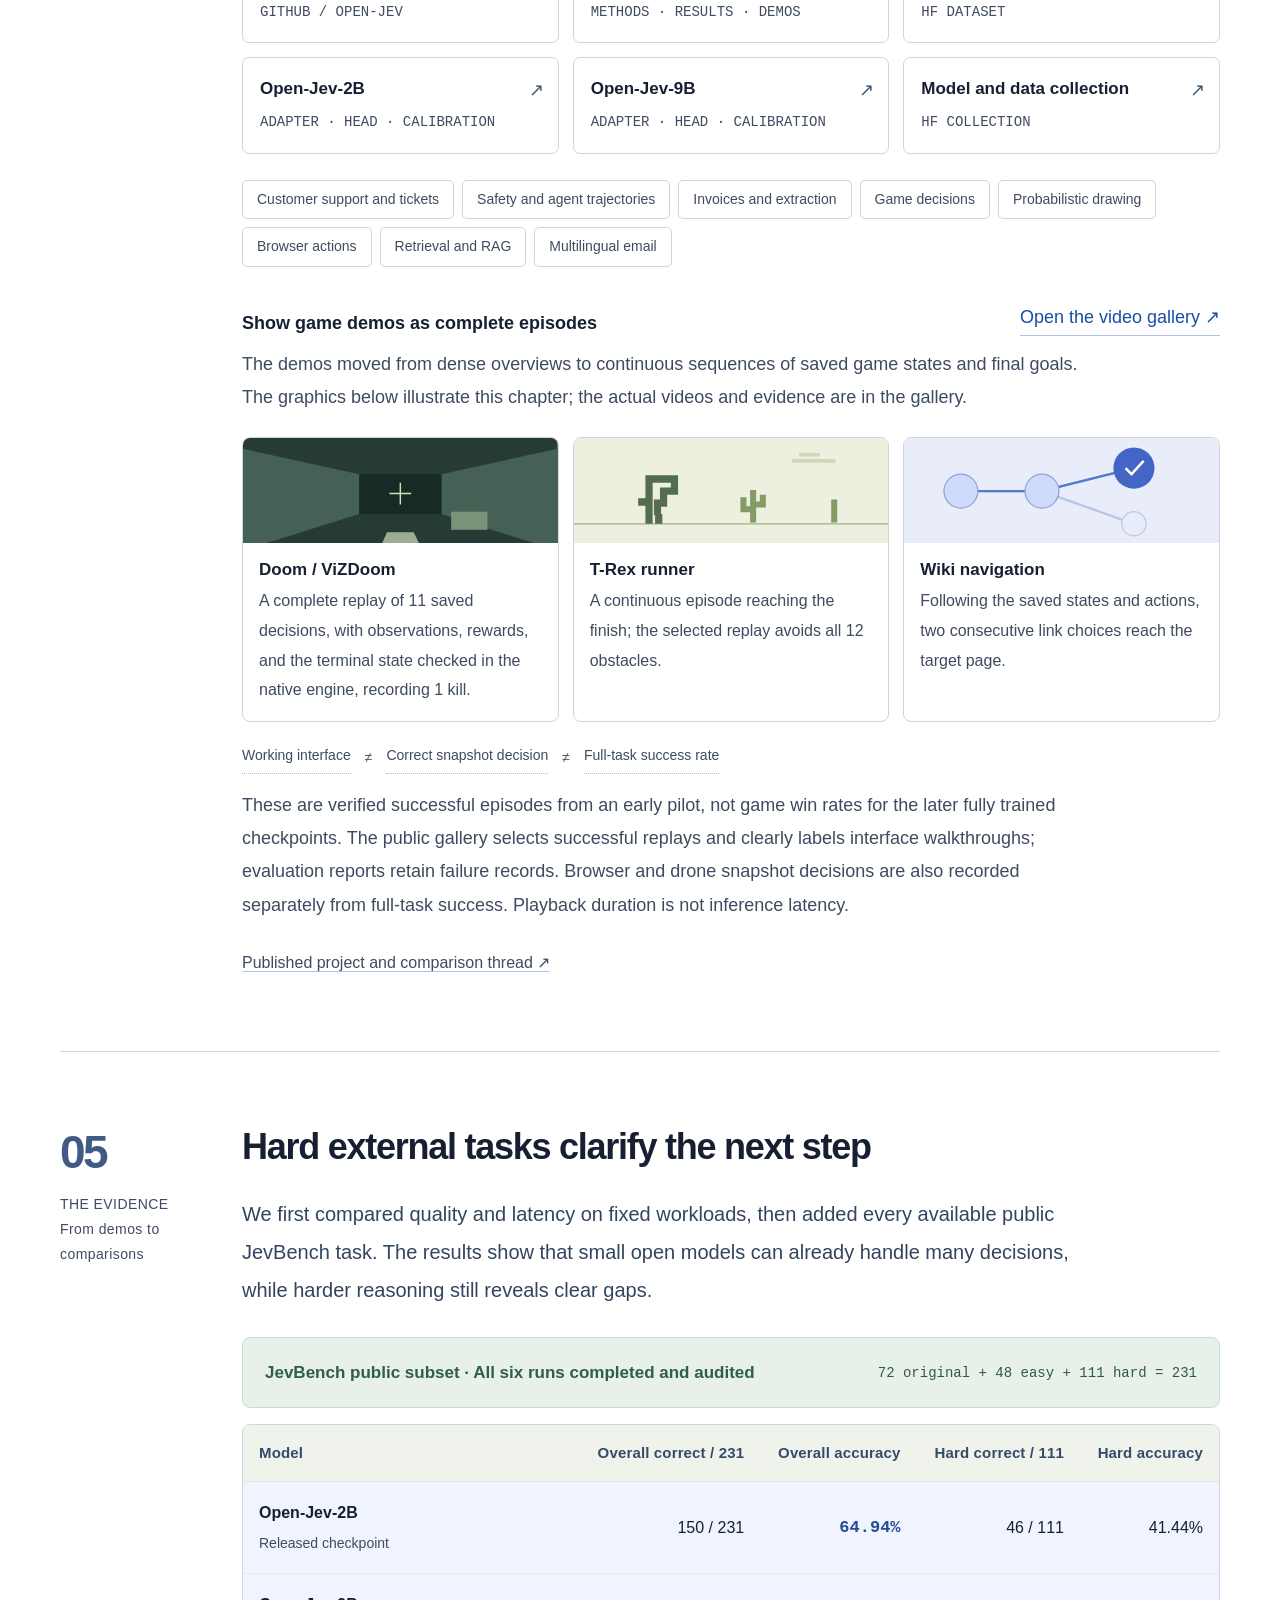
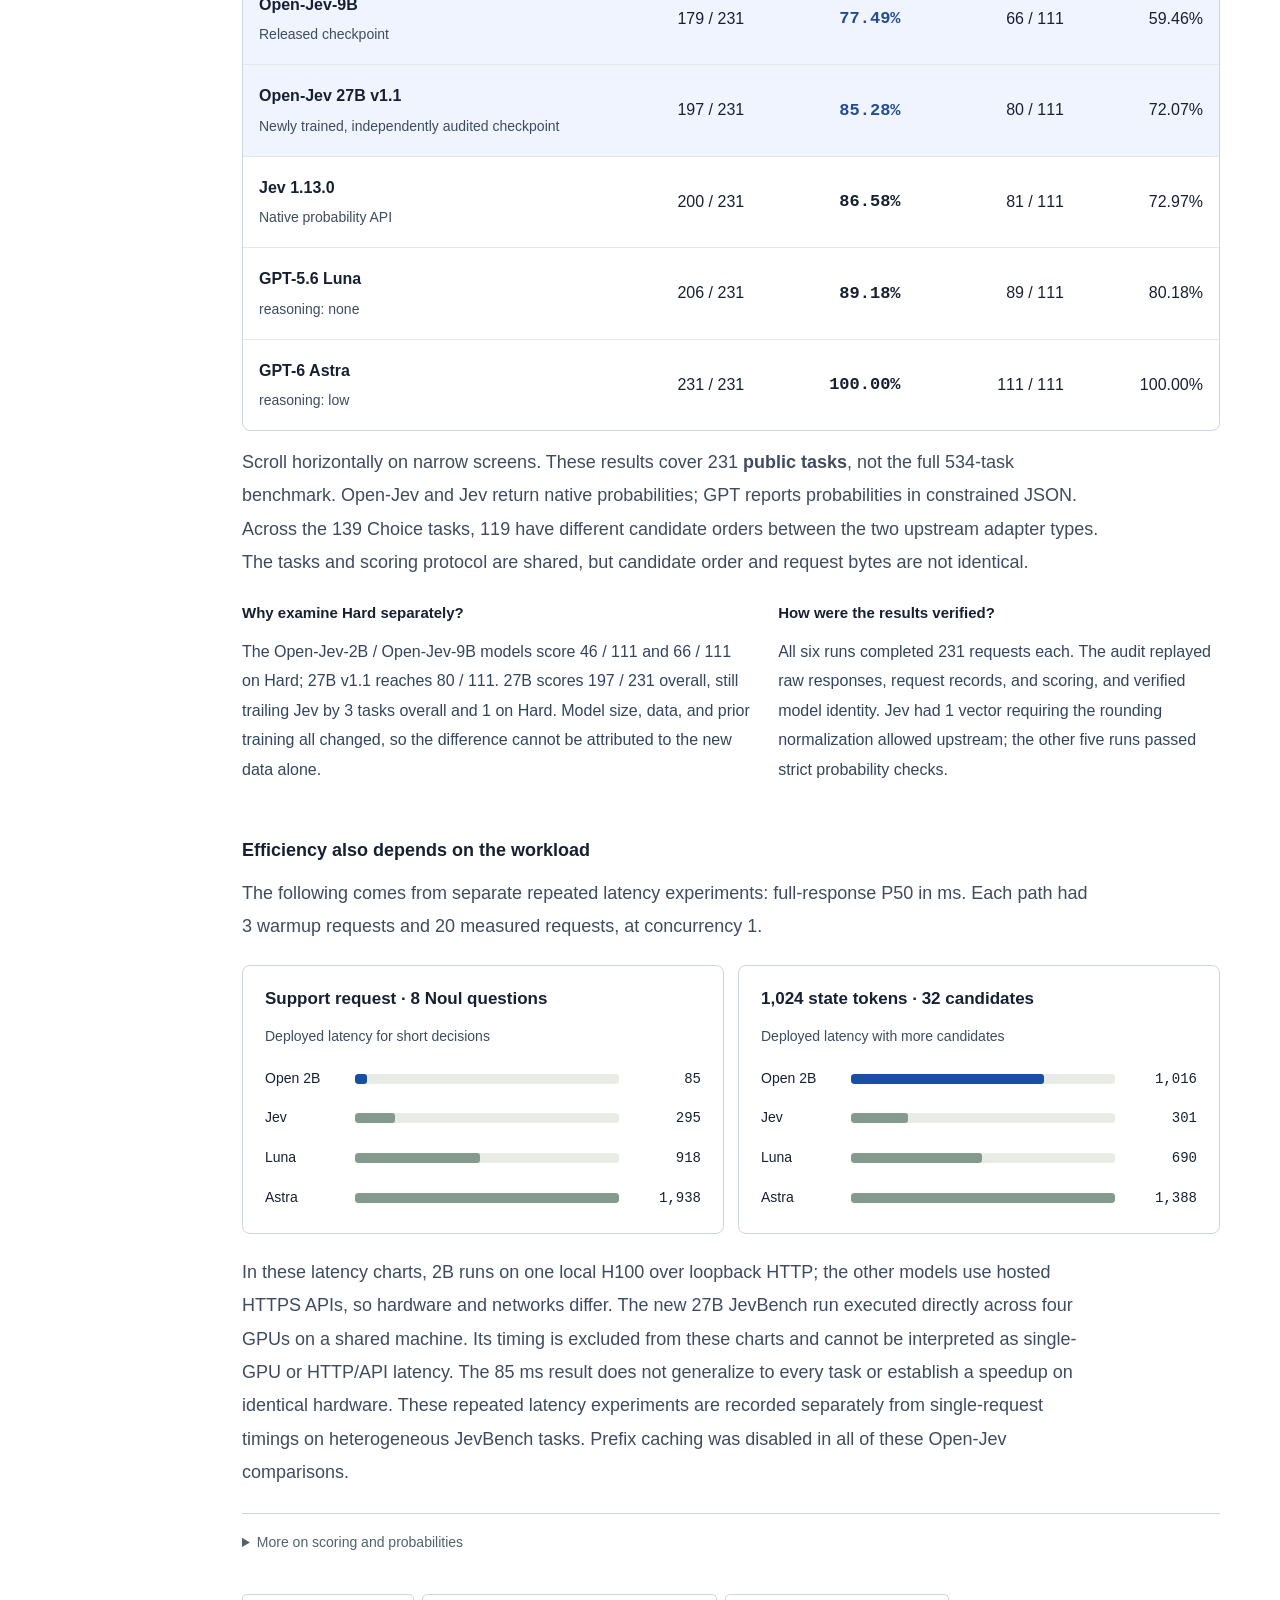
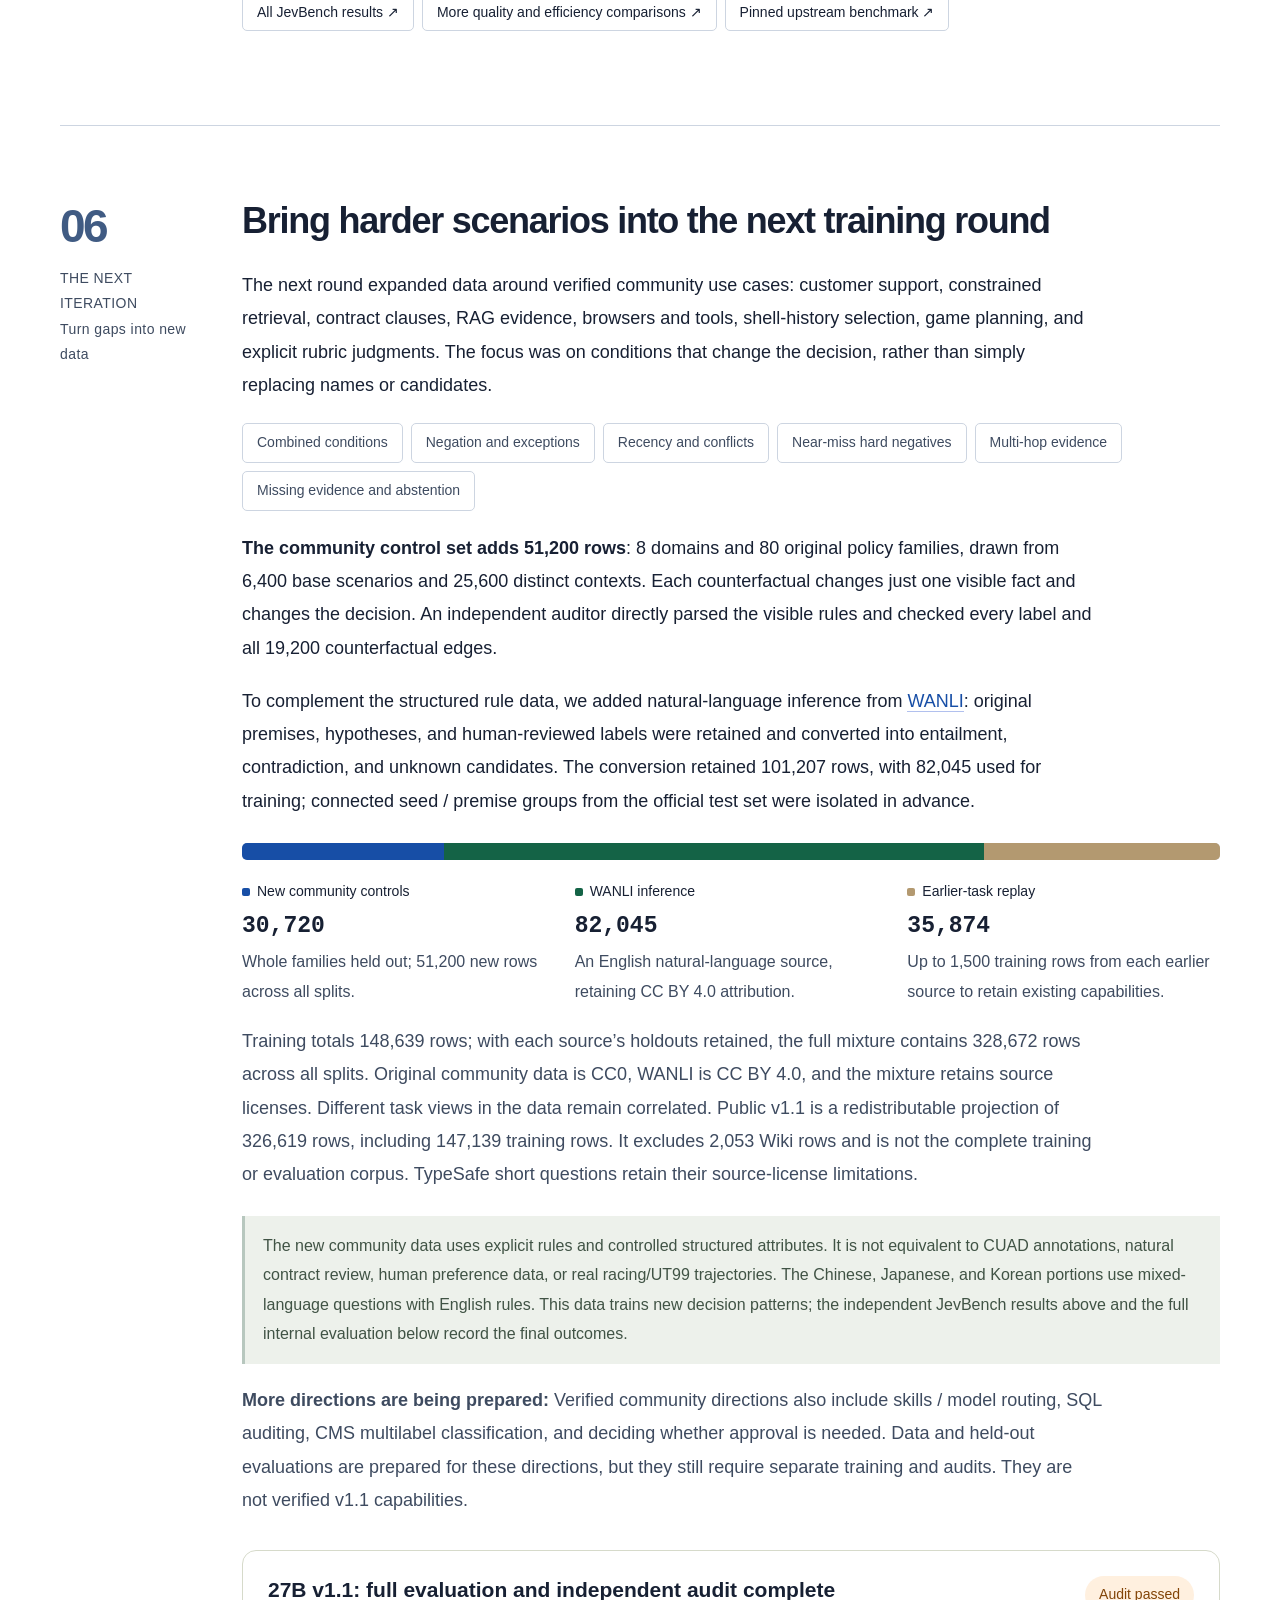
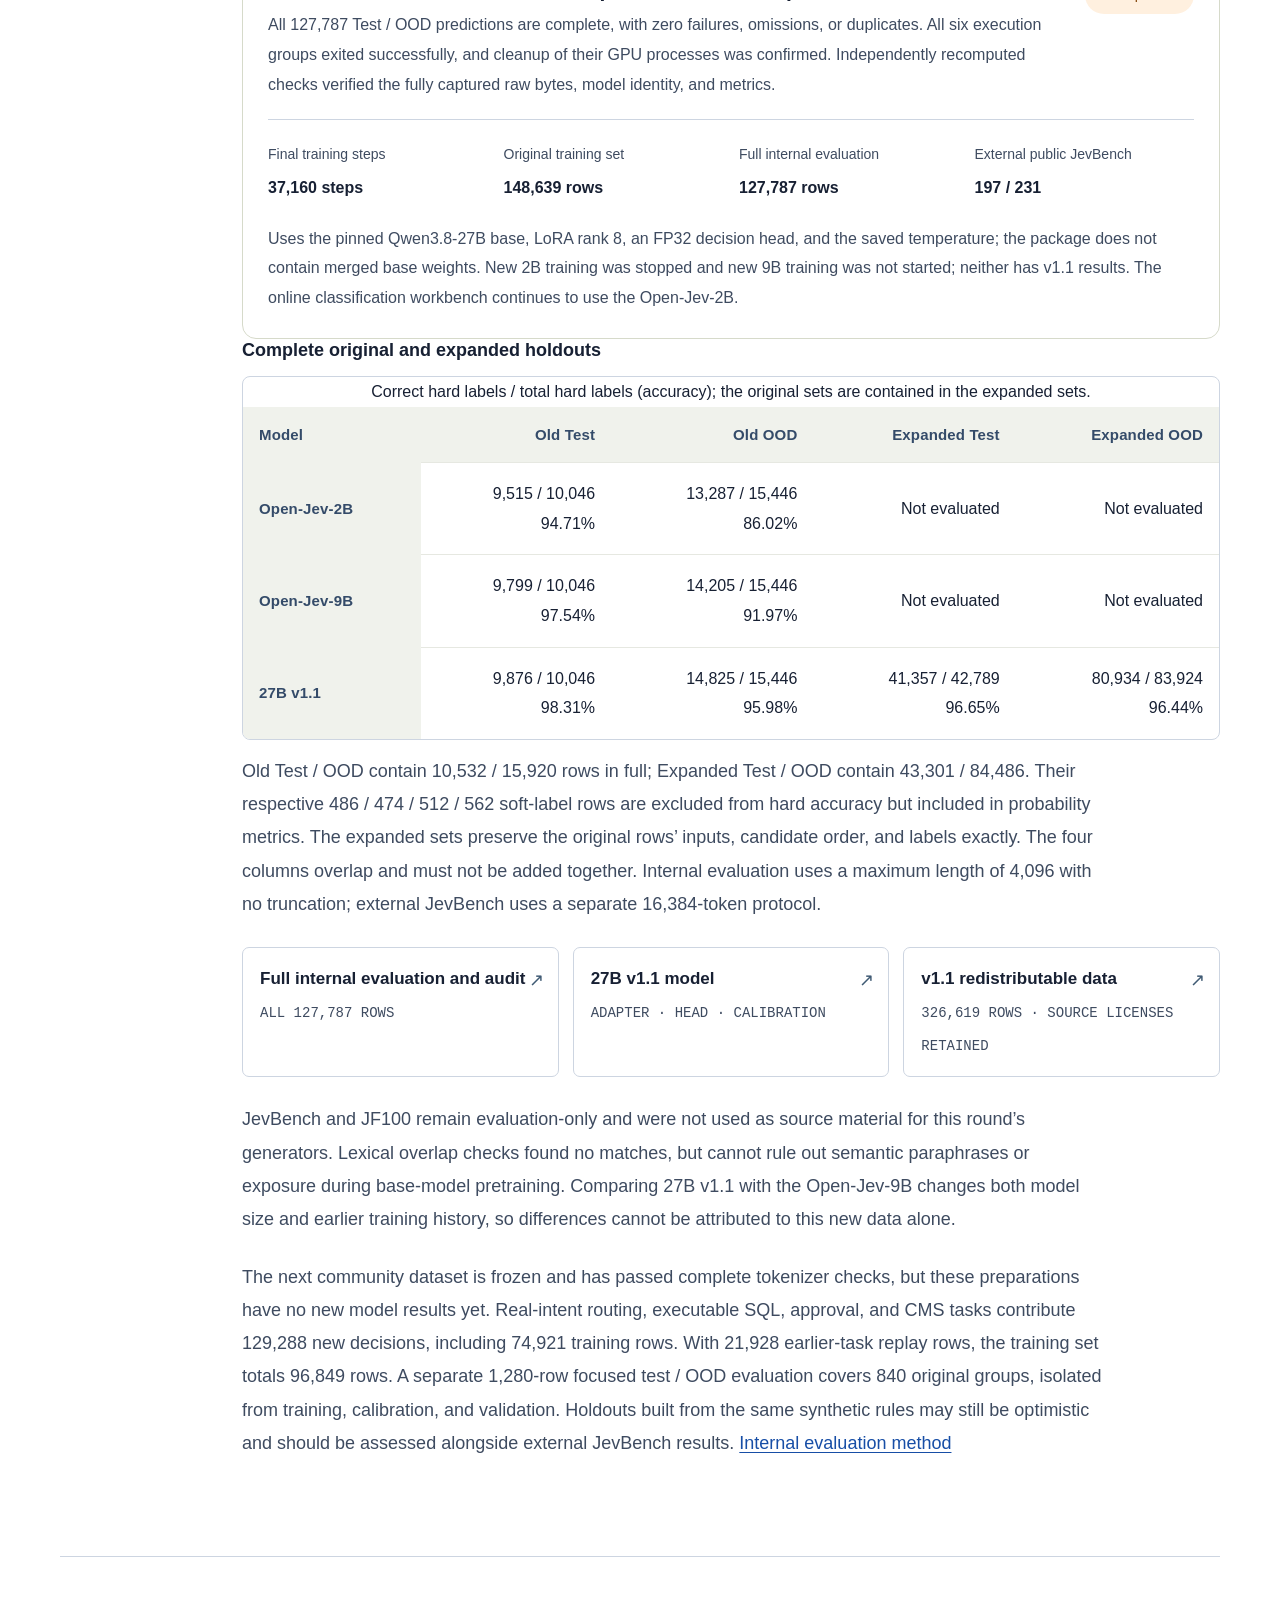
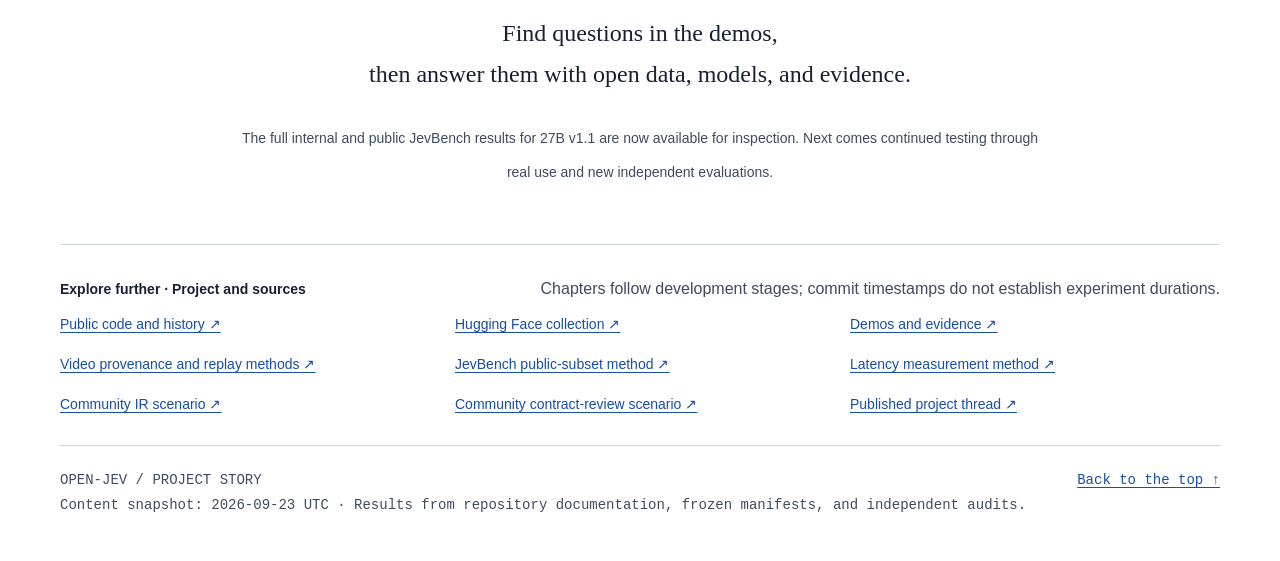
<file: site/story/index.html>
<!doctype html>
<html lang="en">
<head>
  <meta charset="utf-8">
  <meta name="viewport" content="width=device-width, initial-scale=1">
  <meta name="description" content="The Open-Jev project story: building open candidate-scoring models, data, evaluations, and reproducible demos, inspired by Jev.">
  <meta name="theme-color" content="#f7f6f1">
  <title>Open-Jev · How an open decision model was built</title>
  <style>
    :root{--paper:#ffffff;--card:#ffffff;--ink:#172033;--muted:#3e4b60;--line:#cdd5e1;--blue:#174ea6;--blue-light:#edf4ff;--green:#146346;--green-light:#e7f1e9;--orange:#824407;--orange-light:#fff0df;--serif:Georgia,"Times New Roman",serif;--sans:-apple-system,BlinkMacSystemFont,"Segoe UI",sans-serif;--mono:"SFMono-Regular",Consolas,monospace}
    *{box-sizing:border-box}html{scroll-behavior:smooth;scroll-padding-top:100px}body{margin:0;background:var(--paper);color:var(--ink);font-family:var(--sans);font-size:18px;font-weight:500;line-height:1.85;-webkit-font-smoothing:antialiased}a{color:inherit;text-decoration:none}a:focus-visible,button:focus-visible,summary:focus-visible{outline:3px solid var(--blue);outline-offset:5px}button{font:inherit}::selection{background:#d5e2ff}h1,h2,h3,p{margin-top:0}h1,h2,h3{line-height:1.3}p{margin-bottom:1.1em}.wrap{width:min(1160px,calc(100% - 80px));margin-inline:auto}.text-link{color:var(--blue);border-bottom:1px solid #b1c0ee}.text-link:hover{border-color:var(--blue)}.small{font-size:14px;line-height:1.7;color:var(--muted)}.eyebrow{font:600 14px/1.5 var(--mono);letter-spacing:.15em;text-transform:uppercase;color:var(--green)}.muted{color:var(--muted)}.mono{font-family:var(--mono)}
    .reading-progress{position:fixed;top:0;left:0;z-index:20;height:3px;background:var(--blue);width:0;transition:width .1s linear}.masthead{border-bottom:1px solid var(--line)}.masthead-inner{height:84px;display:flex;align-items:center;justify-content:space-between;gap:20px}.brand{display:flex;gap:14px;align-items:center;font-size:18px;font-weight:750;letter-spacing:-.04em}.brand-mark{height:32px;width:32px;background:var(--ink);color:#f8f8f0;display:grid;place-items:center;border-radius:14px;font:600 20px var(--mono)}.masthead-note{font-size:14px;color:var(--muted)}.masthead-actions{display:flex;align-items:center;gap:22px;font-size:14px}.masthead-actions a:hover{color:var(--blue)}
    .hero{padding:70px 0 54px}.hero-grid{display:grid;grid-template-columns:1fr 340px;align-items:center;gap:64px}.hero h1{font-family:var(--sans);font-weight:750;font-size:clamp(40px,4.5vw,62px);letter-spacing:-.045em;line-height:1.24;margin:18px 0 24px}.hero h1 span{display:block}.hero-lead{font-size:18px;line-height:1.9;max-width:680px;color:#33455e}.hero-links{display:flex;gap:14px;flex-wrap:wrap;margin-top:27px}.button{display:inline-flex;align-items:center;justify-content:center;gap:14px;padding:14px 19px;border:1px solid var(--line);border-radius:7px;font-size:14px;background:var(--card);transition:transform .15s,background .15s}.button:hover{transform:translateY(-2px);background:#fff}.button.primary{background:var(--ink);border-color:var(--ink);color:white}.button.primary:hover{background:#35424d}.hero-art{position:relative}.diagram-paper{padding:26px 20px 20px;border:1px solid var(--line);background:var(--card);border-radius:14px;box-shadow:0 14px 35px #26344709;transform:none}.diagram-paper svg{display:block;width:100%;height:auto}.paper-caption{font:14px/1.6 var(--mono);color:var(--muted);margin-top:14px;border-top:1px dashed var(--line);padding-top:14px}.hero-art:before{display:none;content:"";position:absolute;inset:14px -14px -8px 14px;border:1px solid #d4dbd4;border-radius:14px;transform:rotate(-2deg);background:#edf0e8;z-index:-1}.hero-stats{display:grid;grid-template-columns:repeat(3,1fr);border-top:1px solid var(--line);border-bottom:1px solid var(--line);margin-top:48px;padding:24px 0;gap:20px}.hero-stat:not(:first-child){border-left:1px solid var(--line);padding-left:30px}.hero-stat strong{display:block;font:600 25px/1.2 var(--mono);letter-spacing:-.04em}.hero-stat span{display:block;font-size:14px;color:var(--muted);margin-top:14px}
    .chapter-nav{position:sticky;top:0;z-index:10;background:#fffffff5;backdrop-filter:blur(16px);border-bottom:1px solid var(--line)}.chapter-nav-inner{display:flex;justify-content:space-between;gap:16px;overflow-x:auto;scrollbar-width:none}.chapter-nav a{padding:17px 0;white-space:nowrap;font-size:14px;border-bottom:2px solid transparent;color:var(--muted)}.chapter-nav a b{font:14px var(--mono);margin-right:8px;color:#4b5c74}.chapter-nav a.active,.chapter-nav a:hover{color:var(--blue);border-bottom-color:var(--blue)}
    .chapter{display:grid;grid-template-columns:138px 1fr;gap:44px;padding:72px 0;border-bottom:1px solid var(--line)}.chapter-side{padding-top:5px}.chapter-number{font:700 46px/1 var(--sans);color:#405b83;letter-spacing:-.055em}.chapter-side p{font-size:14px;margin:17px 0 0;color:var(--muted);letter-spacing:.03em;line-height:1.8}.chapter h2{font-family:var(--sans);font-weight:750;font-size:35px;letter-spacing:-.035em;margin:0 0 24px}.chapter h3{font-size:18px;font-weight:650;margin:0 0 14px}.chapter-content>p{max-width:820px}.section-intro{font-size:18px;line-height:1.9;color:#33455e}.quote{font-family:var(--serif);font-size:24px;line-height:1.65;padding-left:22px;margin:26px 0;border-left:3px solid var(--green);color:#2b5349}.source-row{display:flex;gap:8px;flex-wrap:wrap;margin:22px 0}.source-pill{font-size:14px;line-height:1.5;padding:7px 14px;border:1px solid var(--line);border-radius:5px;background:#ffffff6b}.source-pill:hover{border-color:#98acc0;color:var(--blue)}.note{padding:15px 18px;border-left:3px solid #b7c7be;background:#edf1eb;font-size:14px;line-height:1.85;color:#405345;margin-top:24px}.note.blue{border-color:#94a8e8;background:var(--blue-light);color:#455b86}.note.orange{border-color:#d9ad76;background:var(--orange-light);color:#78552f}
    .task-switch{border:1px solid var(--line);border-radius:14px;background:var(--card);margin:28px 0;overflow:hidden}.task-tabs{display:flex;gap:0;border-bottom:1px solid var(--line);padding:0 18px}.task-tabs button{border:0;border-bottom:2px solid transparent;background:none;padding:16px 23px 14px;color:var(--muted);font:600 14px var(--mono);cursor:pointer}.task-tabs button[aria-selected="true"]{border-bottom-color:var(--blue);color:var(--blue)}.task-panel{padding:26px;display:grid;grid-template-columns:1.1fr 1fr;gap:24px;align-items:center}.task-panel[hidden]{display:none}.task-panel p{font-size:14px;margin-bottom:0;color:#33455e}.task-output{font:14px/1.9 var(--mono);padding:20px;background:#eff2ed;border-radius:6px;overflow-wrap:anywhere}.task-output b{color:var(--green)}.task-label{display:block;font-size:14px;letter-spacing:.1em;font-family:var(--mono);color:var(--muted);margin-bottom:7px}.method{background:#edf4ff;border-radius:14px;padding:27px;margin:29px 0;color:#172033}.method-label{font:14px var(--mono);color:#334e71;margin-bottom:20px}.method-track{display:grid;grid-template-columns:1fr 24px 1.2fr 24px 1.1fr;gap:6px;align-items:center}.method-node{border:1px solid #a7bdda;border-radius:7px;padding:17px 14px;text-align:center;font-size:14px;line-height:1.7}.method-node b{display:block;font:600 14px var(--mono);margin-bottom:6px;color:#184b8c}.method-arrow{text-align:center;color:#415c7b}.method-candidates{display:grid;gap:6px}.method-candidate{padding:8px 14px;border:1px solid #65735b;border-radius:5px;background:#e2efe6;font-size:14px;color:#214c35}.method-foot{border-top:1px solid #b1c4dd;margin-top:23px;padding-top:18px;font-size:14px;color:#354e6a;line-height:1.8}.formula{font:14px/1.8 var(--mono);white-space:normal;color:#355175;background:var(--blue-light);border-radius:5px;padding:14px 17px;margin:16px 0}.cache-box{display:grid;grid-template-columns:1fr 220px;gap:26px;align-items:center;border:1px solid var(--line);padding:22px;border-radius:14px;margin-top:28px}.cache-box p{font-size:14px;margin:0;color:#5b666d}.cache-mini{font:14px var(--mono);text-align:center}.cache-prefix{padding:14px;border-radius:5px;background:var(--blue-light);color:var(--blue)}.cache-forks{display:grid;grid-template-columns:repeat(3,1fr);gap:5px;margin-top:21px;position:relative}.cache-forks:before{content:"";position:absolute;left:16%;right:16%;top:-14px;border-top:1px solid #b6becd}.cache-forks span{border:1px solid #cbd2d2;border-radius:4px;padding:7px 3px;position:relative}.cache-forks span:before{content:"";height:14px;width:1px;background:#b6becd;position:absolute;left:50%;top:-14px}.status-tag{display:inline-block;font-size:14px;line-height:1.3;padding:5px 7px;color:var(--orange);background:var(--orange-light);border-radius:4px;margin-left:8px;vertical-align:middle}
    .evolution{display:grid;grid-template-columns:repeat(3,1fr);gap:14px;margin:27px 0}.evolution-card{padding:22px 19px;border:1px solid var(--line);border-radius:8px;background:var(--card)}.evolution-card .step{font:14px var(--mono);color:var(--muted)}.evolution-card strong{display:block;font:600 28px var(--mono);letter-spacing:-.045em;margin:20px 0 8px}.evolution-card h3{font-size:14px;margin-bottom:14px}.evolution-card p{font-size:14px;line-height:1.75;margin:0;color:var(--muted)}.evolution-card.highlight{background:var(--blue-light);border-color:#c9d6fc}.evolution-card.highlight strong{color:var(--blue)}.principles{display:grid;grid-template-columns:repeat(3,1fr);gap:24px;margin-top:28px}.principles strong{display:block;font-size:14px;margin-bottom:6px}.principles p{font-size:14px;color:var(--muted);margin:0;line-height:1.8}.domain-list{display:flex;flex-wrap:wrap;gap:8px;margin:21px 0}.domain-list span{padding:6px 14px;background:var(--card);border:1px solid var(--line);border-radius:5px;font-size:14px;color:#3e4b60}.release-links{display:grid;grid-template-columns:repeat(3,1fr);gap:14px;margin:26px 0}.release-link{border:1px solid var(--line);border-radius:7px;padding:15px 17px;background:var(--card);position:relative}.release-link:hover{border-color:#879dbc}.release-link b{display:block;font-size:14px}.release-link span{font:14px/1.5 var(--mono);color:var(--muted)}.release-link:after{content:"↗";position:absolute;right:14px;top:16px;color:#405b74}.episode-grid{display:grid;grid-template-columns:repeat(3,1fr);gap:14px;margin-top:23px}.episode{border-radius:8px;overflow:hidden;border:1px solid var(--line);background:var(--card)}.episode-art{height:105px;display:grid;place-items:center;position:relative;background:#e7eee9}.episode-art svg{width:100%;height:100%}.episode-caption{padding:16px}.episode-caption h3{font-size:14px;margin-bottom:5px}.episode-caption p{font-size:14px;line-height:1.75;color:var(--muted);margin:0}.episode-topline{display:flex;justify-content:space-between;gap:14px;align-items:end;margin-top:34px}.episode-topline h3{margin-bottom:0}.evidence-strip{margin-top:21px;display:flex;gap:14px;align-items:center;flex-wrap:wrap;font-size:14px;color:var(--muted)}.evidence-strip span{border-bottom:1px dotted #b5bcb6;padding-bottom:4px}.evidence-strip b{font-weight:400;color:#46566b}
    .result-banner{display:flex;justify-content:space-between;align-items:center;gap:20px;background:var(--green-light);border:1px solid #cbdccf;padding:19px 22px;border-radius:8px;margin:28px 0 16px}.result-banner strong{font-size:14px;color:#305e4b}.result-banner span{font:14px var(--mono);color:#305943}.table-scroll{overflow:auto;border:1px solid var(--line);border-radius:8px;background:var(--card)}table{border-collapse:collapse;width:100%;font-size:14px}th{text-align:right;font-weight:500;color:var(--muted);font-size:14px;letter-spacing:.01em;background:#f0f2ec;padding:14px 16px;white-space:nowrap}th:first-child,td:first-child{text-align:left}td{text-align:right;padding:16px;border-top:1px solid #e6e8e1;font-variant-numeric:tabular-nums;white-space:nowrap}.model-cell{font-weight:600}.model-cell small{display:block;font-size:14px;color:var(--muted);font-weight:400;margin-top:3px}.our-row td{background:#f0f4ff}.metric-main{font-weight:700;color:#244c91}.result-percent{font:600 15px var(--mono)}.table-note{font-size:14px;line-height:1.85;color:var(--muted);margin:15px 0 24px}.result-reading{display:grid;grid-template-columns:1.15fr 1fr;gap:28px;margin-top:24px}.result-reading h3{font-size:15px}.result-reading p{font-size:14px;color:#33455e}.latency-grid{display:grid;grid-template-columns:1fr 1fr;gap:14px;margin:22px 0}.latency-card{border:1px solid var(--line);background:var(--card);border-radius:8px;padding:22px}.latency-card h3{font-size:14px}.latency-card .small{font-size:14px}.bar-row{display:grid;grid-template-columns:65px 1fr 53px;gap:14px;align-items:center;margin-top:14px;font-size:14px}.bar{height:7px;background:#e9ece6;border-radius:3px;overflow:hidden}.bar i{display:block;height:100%;background:#839a8e;border-radius:3px}.bar-row.ours .bar i{background:var(--blue)}.bar-row b{font:500 14px var(--mono);text-align:right}.comparison-title{margin-top:37px!important}.protocol-details{border-top:1px solid var(--line);margin-top:22px;font-size:14px;color:var(--muted)}.protocol-details summary{cursor:pointer;padding:16px 0;color:#50616b}.protocol-details p{padding:0 0 14px;margin:0;line-height:1.9}
    .mix-bar{display:flex;height:17px;border-radius:5px;overflow:hidden;margin:25px 0 19px;background:var(--line)}.mix-bar span:nth-child(1){background:var(--blue);width:20.667%}.mix-bar span:nth-child(2){background:var(--green);width:55.198%}.mix-bar span:nth-child(3){background:#b39970;flex:1}.mix-legend{display:grid;grid-template-columns:repeat(3,1fr);gap:20px}.mix-legend .legend-label{font-size:14px;display:flex;gap:7px;align-items:center}.mix-legend i{display:inline-block;width:8px;height:8px;border-radius:2px;background:var(--blue)}.mix-legend>div:nth-child(2) i{background:var(--green)}.mix-legend>div:nth-child(3) i{background:#b39970}.mix-legend strong{font:600 23px var(--mono);display:block;margin:8px 0}.mix-legend p{font-size:14px;color:var(--muted);line-height:1.75;margin:0}.training-box{border:1px solid #d6daca;border-radius:14px;background:var(--card);padding:25px;margin-top:33px}.training-header{display:flex;justify-content:space-between;gap:20px;align-items:flex-start}.training-header h3{margin-bottom:7px;font-size:17px}.training-state{display:inline-flex;align-items:center;gap:7px;border-radius:20px;background:var(--orange-light);padding:6px 14px;font-size:14px;color:var(--orange);white-space:nowrap}.status-dot{width:6px;height:6px;border-radius:50%;background:#c18849}.training-config{display:grid;grid-template-columns:repeat(4,1fr);gap:16px;padding-top:22px;margin-top:20px;border-top:1px solid var(--line)}.training-config dt{font-size:14px;color:var(--muted)}.training-config dd{font-size:14px;margin:5px 0 0;font-weight:600}.training-next{font-size:14px;color:var(--muted);line-height:1.8;margin:21px 0 0}.closing{padding:56px 0 28px;text-align:center;max-width:800px;margin:auto}.closing p{font-family:var(--serif);font-size:24px;line-height:1.7}.closing span{font-size:14px;color:var(--muted)}.source-footer{margin-top:28px;border-top:1px solid var(--line);padding:29px 0 40px}.source-footer-top{display:flex;align-items:baseline;justify-content:space-between;gap:24px}.source-footer h2{font:600 14px var(--sans);margin:0 0 15px}.reference-grid{display:grid;grid-template-columns:repeat(3,1fr);gap:14px 25px;font-size:14px;color:var(--muted)}.reference-grid a:hover{color:var(--blue)}.footer-bottom{display:flex;justify-content:space-between;gap:20px;border-top:1px solid var(--line);padding-top:22px;margin-top:27px;font:14px/1.8 var(--mono);color:var(--muted)}
    @media(max-width:1000px){.wrap{width:calc(100% - 48px)}.hero-grid{grid-template-columns:1fr 280px;gap:35px}.hero h1{font-size:47px}.chapter{grid-template-columns:82px 1fr;gap:24px}.chapter-number{font-size:45px}.method-track{grid-template-columns:1fr 16px 1.15fr 16px 1fr}.method{padding:22px}.release-links{grid-template-columns:repeat(2,1fr)}.chapter h2{font-size:31px}}
    @media(max-width:760px){html{scroll-padding-top:75px}.wrap{width:calc(100% - 36px)}.masthead-inner{height:67px}.masthead-note{display:none}.masthead-actions{gap:15px;font-size:14px}.brand{font-size:16px}.brand-mark{width:27px;height:27px;font-size:17px}.hero{padding:42px 0 26px}.hero-grid{grid-template-columns:1fr;gap:32px}.hero h1{font-size:43px;margin-top:15px}.hero-lead{font-size:16px}.hero-art{max-width:330px;margin:0 auto;width:100%}.diagram-paper{padding:18px 18px 14px;transform:none}.hero-stats{gap:14px;padding:22px 0;margin-top:35px}.hero-stat strong{font-size:19px}.hero-stat span{font-size:14px;line-height:1.6}.hero-stat:not(:first-child){padding-left:14px}.chapter-nav-inner{gap:23px;justify-content:flex-start}.chapter-nav a{font-size:14px;padding:14px 0}.chapter-nav a b{margin-right:5px;font-size:14px}.chapter{display:block;padding:42px 0}.chapter-side{display:flex;align-items:center;gap:14px;margin-bottom:18px;padding:0}.chapter-number{font-size:32px}.chapter-side p{margin:0;font-size:14px}.chapter-side br{display:initial}.chapter h2{font-size:29px;margin-bottom:20px}.section-intro{font-size:16px}.quote{font-size:21px;margin:24px 0}.task-tabs{padding:0 7px}.task-tabs button{padding:15px 20px 14px;font-size:14px}.task-panel{grid-template-columns:1fr;padding:21px;gap:18px}.method-track{grid-template-columns:1fr;gap:14px}.method-arrow{transform:rotate(90deg);height:18px;line-height:18px}.method-candidates{grid-template-columns:repeat(3,1fr)}.method-candidate{padding:14px 4px;font-size:14px;text-align:center}.method-node{padding:14px}.method-node b{margin-bottom:3px}.method{padding:22px}.method-foot{margin-top:16px;padding-top:15px}.cache-box{grid-template-columns:1fr;padding:20px;gap:22px}.cache-mini{max-width:280px;width:100%;margin:auto}.evolution{grid-template-columns:1fr;gap:14px}.evolution-card{display:grid;grid-template-columns:105px 1fr;gap:0 20px;padding:19px}.evolution-card .step{grid-column:1}.evolution-card strong{grid-column:1;margin:14px 0;font-size:23px}.evolution-card h3{grid-column:2;grid-row:1/3;align-self:start;margin-bottom:0}.evolution-card p{grid-column:2;margin-top:-14px;grid-row:3}.principles{gap:18px;grid-template-columns:1fr}.principles strong{font-size:14px}.principles p{font-size:14px}.release-links{grid-template-columns:repeat(2,1fr)}.release-link{padding:14px}.release-link b{font-size:14px}.release-link span{font-size:14px}.release-link:after{font-size:14px;right:14px;top:14px}.episode-grid{grid-template-columns:1fr}.episode{display:grid;grid-template-columns:100px 1fr}.episode-art{height:100%;min-height:111px}.episode-caption{padding:17px}.episode-topline{align-items:start;gap:20px}.episode-topline h3{font-size:16px}.episode-topline a{font-size:14px;white-space:nowrap}.result-banner{display:block;padding:16px}.result-banner span{display:block;margin-top:5px;font-size:14px}.result-banner strong{font-size:14px}.table-scroll table{min-width:680px}th,td{padding:14px}.result-reading{grid-template-columns:1fr;gap:7px}.latency-grid{grid-template-columns:1fr}.latency-card{padding:20px}.mix-legend{grid-template-columns:1fr;gap:18px}.mix-legend>div{display:grid;grid-template-columns:140px 1fr;column-gap:16px;align-items:center}.mix-legend .legend-label{grid-column:1}.mix-legend strong{grid-column:2;grid-row:1;font-size:22px;text-align:right;margin:0}.mix-legend p{grid-column:1/-1;margin-top:6px}.training-box{padding:20px}.training-header{display:block}.training-state{margin-top:14px}.training-config{grid-template-columns:repeat(2,1fr);gap:20px;margin-bottom:0}.closing{padding:36px 0 16px}.closing p{font-size:21px}.reference-grid{grid-template-columns:1fr 1fr;font-size:14px;gap:14px 20px}.source-footer-top{display:block}.footer-bottom{display:block;font-size:14px}.footer-bottom a{display:block;margin-top:14px}.note{font-size:14px;padding:14px 16px}}
    @media print{.chapter-nav,.reading-progress,.hero-links,.masthead-actions{display:none}body{background:#fff}.wrap{width:100%}.hero{padding-top:20px}.chapter{padding:30px 0;break-inside:avoid}.table-scroll{overflow:visible}.method{print-color-adjust:exact}.source-footer{break-before:page}.hero-art{display:none}.hero-grid{display:block}.task-panel[hidden]{display:grid}.task-tabs{display:none}a{color:inherit;text-decoration:none}}
    @media(prefers-reduced-motion:reduce){html{scroll-behavior:auto}*{transition:none!important}}

    /* Research-page typography: prose stays readable at every viewport. */
    p,.small,.note,.table-note,.training-next,.task-panel p,.cache-box p,.evolution-card p,.principles p,.episode-caption p,.result-reading p,.mix-legend p,.protocol-details p{font-size:16px;line-height:1.85}
    .chapter-content>p{font-size:18px;max-width:860px}.section-intro{font-size:20px!important}.hero-lead{font-size:20px;color:#33455e}
    .masthead-actions,.button,.chapter-nav a,.task-tabs button{font-size:16px;font-weight:650}.masthead-inner{height:auto;min-height:86px;padding-block:20px;flex-wrap:wrap}
    .chapter-nav a b{font-size:14px}.hero-stat span,.paper-caption,.method-foot,.training-config dt,.source-footer h2,.footer-bottom,.reference-grid{font-size:14px}
    .hero-stat strong{font-size:28px}.chapter h2{font-size:36px;font-family:var(--sans);font-weight:750}.chapter-number{font-family:var(--sans);font-weight:700}
    table{font-size:16px}th{font-size:15px;font-weight:700;color:#344b69}.model-cell small{font-size:14px}.result-percent{font-size:17px}.result-banner strong{font-size:17px}.result-banner span{font-size:14px}
    .task-output{font-size:15px}.method-node,.method-candidate,.method-node b{font-size:15px}.task-label,.method-label,.cache-mini,.training-state{font-size:14px}
    .release-link b,.evolution-card h3,.principles strong,.episode-caption h3,.latency-card h3{font-size:17px}.release-link span,.source-pill,.evidence-strip{font-size:14px}
    .bar-row{grid-template-columns:76px 1fr 68px;font-size:14px}.bar-row b{font-size:14px}.bar{height:10px}.training-config dd{font-size:16px}.training-header h3{font-size:21px}
    .source-footer a,.table-note a{color:var(--blue);text-decoration:underline;text-underline-offset:3px}.masthead-actions{flex-wrap:wrap}.chapter-content,.hero-grid>*,.task-panel>*{min-width:0}
    @media(max-width:760px){
      body{font-size:17px}.hero-lead,.chapter-content>p{font-size:17px}.section-intro{font-size:18px!important}.chapter h2{font-size:29px}.hero h1{font-size:39px}
      .masthead-inner{gap:16px}.masthead-actions{gap:14px;font-size:14px}.chapter-nav a{font-size:14px}.chapter-nav a b{font-size:14px}
      .hero-stats{grid-template-columns:1fr;gap:20px}.hero-stat:not(:first-child){border-left:0;border-top:1px solid var(--line);padding:18px 0 0}.hero-stat strong{font-size:27px}.hero-stat span{font-size:15px}
      .evolution-card{display:block}.evolution-card h3{margin:15px 0 10px}.evolution-card p{margin:0}.evolution-card strong{font-size:28px}
      .method-candidates{grid-template-columns:1fr}.method-candidate{font-size:15px}.release-links{grid-template-columns:1fr}.release-link b{font-size:17px}.release-link span{font-size:14px}
      .episode{display:block}.episode-art{height:140px}.episode-topline{flex-wrap:wrap}.episode-topline a{font-size:15px}.result-reading h3{font-size:20px}
      .mix-legend>div{grid-template-columns:1fr auto;gap:6px 12px}.mix-legend strong{font-size:23px}.mix-legend .legend-label{font-size:15px}.training-config{grid-template-columns:1fr;gap:16px}
      .reference-grid{grid-template-columns:1fr;font-size:15px}.footer-bottom{font-size:14px}.task-tabs button{padding:15px;font-size:15px}.task-output{font-size:14px}
    }
</style>
</head>
<body>
  <div class="reading-progress" aria-hidden="true"></div>
  <header class="masthead">
    <div class="wrap masthead-inner">
      <a class="brand" href="https://zefan-cai.github.io/open-jev/"><span class="brand-mark" aria-hidden="true">j/</span>open-jev <span class="masthead-note">/ PROJECT STORY</span></a>
      <div class="masthead-actions"><a href="https://github.com/Zefan-Cai/Open-Jev">GitHub ↗</a><a href="https://zefan-cai.github.io/open-jev/#demos">Watch demos ↗</a></div>
    </div>
  </header>

  <main>
    <section class="hero wrap" aria-labelledby="story-title">
      <div class="hero-grid">
        <div>
          <div class="eyebrow">A project in the making · Open research notes</div>
          <h1 id="story-title">Open-Jev<span>How it was built</span></h1>
          <p class="hero-lead">Starting with a Jev launch post and a few demos, we turned the idea of small models making decisions directly into an open project that can be trained, inspected, evaluated, and reproduced. This page traces its origins, design choices, and the questions guiding the next iteration.</p>
          <div class="hero-links"><a class="button" href="https://zefan-cai.github.io/open-jev/workbench/">Online CSV workbench ↗</a><a class="button" href="https://zefan-cai.github.io/open-jev/benchmarks/">All benchmark results ↗</a><a class="button primary" href="#origin">Start at the beginning <span aria-hidden="true">↓</span></a><a class="button" href="https://zefan-cai.github.io/open-jev/#jevbench">See JevBench results ↗</a></div>
        </div>
        <div class="hero-art" aria-label="Diagram showing shared context branching into candidates and producing a decision distribution">
          <div class="diagram-paper">
            <svg viewBox="0 0 300 266" role="img" aria-labelledby="hero-diagram-title">
              <title id="hero-diagram-title">Shared context, candidate scores, and decision probabilities</title>
              <text x="8" y="17" font-size="14" fill="#425570" font-family="monospace">CONTEXT → CANDIDATES → DECISION</text>
              <rect x="50" y="36" width="200" height="43" rx="7" fill="#eaf0ff" stroke="#c9d5f2"/>
              <text x="150" y="62" text-anchor="middle" font-size="14" fill="#315de1">Context + question</text>
              <path d="M150 79V98M50 114V98H250V114M150 98V114" fill="none" stroke="#a9b6ac" stroke-width="1.2"/>
              <g fill="#f4f6f0" stroke="#d5dbce"><rect x="8" y="114" width="85" height="47" rx="6"/><rect x="108" y="114" width="85" height="47" rx="6"/><rect x="208" y="114" width="85" height="47" rx="6"/></g>
              <g fill="#435749" font-size="14" text-anchor="middle"><text x="50" y="135">Candidate A</text><text x="150" y="135">Candidate B</text><text x="250" y="135">Candidate C</text></g>
              <g fill="#3f556e" font-size="14" font-family="monospace" text-anchor="middle"><text x="50" y="150">score s₁</text><text x="150" y="150">score s₂</text><text x="250" y="150">score s₃</text></g>
              <path d="M50 161V181H250V161M150 161V198" fill="none" stroke="#a9b6ac" stroke-width="1.2"/>
              <rect x="38" y="199" width="225" height="48" rx="7" fill="#263c33"/>
              <text x="150" y="220" text-anchor="middle" font-size="14" fill="#edf4e8">Normalize to probabilities</text><text x="150" y="236" text-anchor="middle" font-size="14" fill="#b3c7b7" font-family="monospace">p₁ + p₂ + p₃ = 1</text>
            </svg>
            <div class="paper-caption">The idea: put the answer space in the input,<br>so one scorer can handle different decisions.</div>
          </div>
        </div>
      </div>
      <div class="hero-stats">
        <div class="hero-stat"><strong>2B / 9B / 27B</strong><span>LoRA, decision heads, and calibration; 27B is v1.1</span></div>
        <div class="hero-stat"><strong>3 interfaces</strong><span>Choice · Noul · Score</span></div>
        <div class="hero-stat"><strong>231 × 6</strong><span>Six public JevBench runs, all completed and audited</span></div>
      </div>
    </section>

    <nav class="chapter-nav" aria-label="Chapter navigation"><div class="wrap chapter-nav-inner">
      <a href="#origin" class="active"><b>01</b>Origins</a><a href="#method"><b>02</b>The model</a><a href="#data"><b>03</b>The data</a><a href="#release"><b>04</b>Release and demos</a><a href="#evaluation"><b>05</b>Results</a><a href="#next"><b>06</b>Next iteration</a>
    </div></nav>

    <div class="wrap">
      <section class="chapter" id="origin" aria-labelledby="origin-title">
        <aside class="chapter-side"><div class="chapter-number">01</div><p>THE START<br>Origins and questions</p></aside>
        <div class="chapter-content">
          <div class="eyebrow">A launch post becomes a research question</div>
          <h2 id="origin-title">What if a model returned decision probabilities directly?</h2>
          <p class="section-intro">The initial goal was straightforward: after seeing the Jev launch, jevinci, and community game demos, build an open version, starting with Qwen at 2B, 9B, and 27B.</p>
          <p>The demos spanned customer support, games, drawing, and agent workflows. They shared a structure: provide the environment state, ask a specific question, and choose from a finite set of actions or levels. Following that structure, we broke each scenario into <strong>context, question, candidates, and reference criteria</strong>, then connected data generation, training, serving, and replay.</p>
          <div class="quote">Can the same model give useful probabilities<br>for what to choose next across different domains?</div>
          <p>The earliest repository records established typed-decision training and calibration, then added customer support flows, replayable Doom trajectories, Wiki navigation, and local game and workflow control. From the start, each expansion included checks on data splits, input lengths, and checkpoint identity.</p>
          <div class="source-row"><a class="source-pill" href="https://x.com/CompleteSkeptic/status/2099925682726002904">Original Jev launch ↗</a><a class="source-pill" href="https://github.com/achimala/jevinci">jevinci ↗</a><a class="source-pill" href="https://x.com/MatijaSosic/status/2100190746389135772">Community demo ① ↗</a><a class="source-pill" href="https://x.com/harshagundal/status/2100044305536889015">Community demo ② ↗</a></div>
          <div class="note">Open-Jev is an independent implementation inspired by Jev. Jev has not published its private RLCD method, architecture, or training data, so this project does not claim to reproduce its internal algorithm or advertised speedups.</div>
        </div>
      </section>

      <section class="chapter" id="method" aria-labelledby="method-title">
        <aside class="chapter-side"><div class="chapter-number">02</div><p>THE METHOD<br>One model across tasks</p></aside>
        <div class="chapter-content">
          <h2 id="method-title">Put candidates in the input,<br>share the scoring head across domains</h2>
          <p>Customer support might choose between refund, replacement, and escalation; a game might choose left, right, or fire. The candidate set can change without adding a new classification head. Each model size uses <strong>one LoRA adapter and one linear head that outputs a scalar</strong>; different candidate descriptions produce different representations through the shared backbone.</p>
          <div class="task-switch">
            <div class="task-tabs" role="tablist" aria-label="Three decision interfaces">
              <button id="tab-choice" role="tab" aria-selected="true" aria-controls="panel-choice" data-tab="choice">Choice</button><button id="tab-noul" role="tab" aria-selected="false" aria-controls="panel-noul" tabindex="-1" data-tab="noul">Noul</button><button id="tab-score" role="tab" aria-selected="false" aria-controls="panel-score" tabindex="-1" data-tab="score">Score</button>
            </div>
            <div class="task-panel" id="panel-choice" role="tabpanel" aria-labelledby="tab-choice"><div><span class="task-label">DYNAMIC CANDIDATES</span><h3>Choose from the current candidates</h3><p>Each candidate receives a score, normalized within the same question. Candidates can be actions, documents, tools, or other explicit options.</p></div><div class="task-output"><b>Input</b> State + question + candidates A/B/C<br><b>Output</b> Candidate probabilities and selected candidate<br><span class="muted">p = softmax([s₁, s₂, s₃] / T)</span></div></div>
            <div class="task-panel" id="panel-noul" role="tabpanel" aria-labelledby="tab-noul" hidden><div><span class="task-label">BOOLEAN PROBABILITY</span><h3>Decide whether a proposition holds</h3><p>For example: “Did the user explicitly request a refund?” Noul uses one score, takes [0, s] as logits, and returns P(yes).</p></div><div class="task-output"><b>Input</b> State + a specific proposition<br><b>Output</b> Probability between 0 and 1<br><span class="muted">P(yes) = sigmoid(s / T)</span></div></div>
            <div class="task-panel" id="panel-score" role="tabpanel" aria-labelledby="tab-score" hidden><div><span class="task-label">ORDERED RUBRIC</span><h3>Score on an ordered scale</h3><p>Use the full level descriptions as candidates, obtain level probabilities, and compute the probability-weighted level. The order of the levels is meaningful.</p></div><div class="task-output"><b>Input</b> State + rubric levels<br><b>Output</b> Level probabilities + weighted score<br><span class="muted">score = Σ pᵢ · levelᵢ</span></div></div>
          </div>
          <div class="method" role="img" aria-label="Choice method: context and question are joined with dynamic candidates, then passed through a shared Qwen LoRA backbone and scalar scoring head to obtain probabilities within each row">
            <div class="method-label">CHOICE FORWARD PASS / NO AUTOREGRESSIVE ANSWER GENERATION</div>
            <div class="method-track"><div class="method-candidates"><div class="method-candidate">Context + question + A</div><div class="method-candidate">Context + question + B</div><div class="method-candidate">Context + question + C</div></div><span class="method-arrow" aria-hidden="true">→</span><div class="method-node"><b>Qwen + LoRA</b>Frozen base · Shared adapter<br>Hidden state of the last token</div><span class="method-arrow" aria-hidden="true">→</span><div class="method-node"><b>Linear(h, 1)</b>One scalar per candidate<br>Temperature calibration + normalization within the question</div></div>
            <div class="method-foot">The scoring head always has dimension 1, so the candidate count can change at runtime. The 2B, 9B, and 27B models each have parameters matched to their own backbone; sharing happens across domains within the same model.</div>
          </div>
          <p>During training, sources are converted to a common decision-row format while retaining their candidates and target distributions, then mixed and shuffled. Each row computes its loss only over its own candidate set. The first full training used NLL plus a Brier term, followed by temperature fitting on a separate calibration split. Test labels are not used for optimization.</p>
          <div class="cache-box"><div><h3>Compute the shared prefix once?<span class="status-tag">Experimental</span></h3><p>The implementation reuses the request and question token prefix, branching at the candidates. Qwen’s hybrid attention also requires isolated KV, convolution, and recurrent states. In H100 checks, 11 workloads were tested and 9 exceeded the preset probability-error threshold. Although the selected decisions agreed, <strong>caching remains disabled by default</strong>.</p></div><div class="cache-mini" aria-hidden="true"><div class="cache-prefix">Shared context + question</div><div class="cache-forks"><span>suffix A</span><span>suffix B</span><span>suffix C</span></div></div></div>
          <p class="small" style="margin-top:16px">Mechanism and limits: <a class="text-link" href="https://github.com/Zefan-Cai/Open-Jev/blob/main/docs/multidomain-training.md">Multidomain training notes</a> · <a class="text-link" href="https://github.com/Zefan-Cai/Open-Jev/blob/main/docs/prefix-caching.md">Prefix reuse and numerical checks</a></p>
        </div>
      </section>

      <section class="chapter" id="data" aria-labelledby="data-title">
        <aside class="chapter-side"><div class="chapter-number">03</div><p>THE DATA<br>From demos to data engineering</p></aside>
        <div class="chapter-content">
          <h2 id="data-title">What data does it take to support a scenario?</h2>
          <p class="section-intro">A callable interface is only the starting point. Scenarios need to become training and evaluation units with labels, provenance, splits, and inspectable failures.</p>
          <p>The first round prepared tasks around customer support, Doom, and Wiki demos, then added workflows, Snake, tic-tac-toe, runner and platformer games, drawing geometry, and independent reasoning controls. Later expansion covered browser and drone actions, citations, entities, amounts, contact details, context retention, retrieval, and multilingual email handling.</p>
          <div class="evolution">
            <article class="evolution-card"><span class="step">RELEASE-V2 / TRAINED</span><strong>80,816</strong><h3>Training rows per released model</h3><p>The 2B / 9B models each completed one full training pass. The dataset contains 115,821 rows across all splits.</p></article>
            <article class="evolution-card"><span class="step">EXPANSION / PREPARED</span><strong>408,884</strong><h3>Broader prepared data inventory</h3><p>25 task-source identifiers. Prepared data does not mean the released models have learned those tasks.</p></article>
            <article class="evolution-card highlight"><span class="step">HARD V2 / NEW TRAINING MIX</span><strong>148,639</strong><h3>Rows selected for the new training run</h3><p>New community controls + WANLI + capped replay of earlier tasks, with separate evaluation splits.</p></article>
          </div>
          <div class="principles"><div><strong>Group by source and scenario first</strong><p>Keep the same document, trajectory, or counterfactual family in one split to avoid mistaking near-duplicates for generalization.</p></div><div><strong>Give the model only the intended inputs</strong><p>The model receives state, question, kind, and options; labels, provenance, oracle, and audit fields stay outside.</p></div><div><strong>Separate row counts from independent samples</strong><p>One scenario can produce multiple questions, pixels, or candidate views. Row counts do not directly represent independent documents or game episodes.</p></div></div>
          <div class="note blue">The original 2B / 9B models each completed 26,452 test + OOD evaluations. Hard-label test accuracy was 94.71% / 97.54%, and OOD accuracy was 86.02% / 91.97%. These figures describe the release-v2 holdouts at the time; they do not replace the external JevBench results below.</div>
        </div>
      </section>

      <section class="chapter" id="release" aria-labelledby="release-title">
        <aside class="chapter-side"><div class="chapter-number">04</div><p>THE RELEASE<br>Open code and readable demos</p></aside>
        <div class="chapter-content">
          <h2 id="release-title">Make the research process open to inspection</h2>
          <p>The code went into a public repository, data and 2B / 9B model components went to Hugging Face, and the project website brought together results, methods, and videos. Model packages contain LoRA adapters, decision heads, and calibration parameters; running them still requires the pinned Qwen base model.</p>
          <div class="release-links"><a class="release-link" href="https://github.com/Zefan-Cai/Open-Jev"><b>Source code</b><span>GITHUB / OPEN-JEV</span></a><a class="release-link" href="https://zefan-cai.github.io/open-jev/"><b>Project website</b><span>METHODS · RESULTS · DEMOS</span></a><a class="release-link" href="https://huggingface.co/datasets/ZefanCai/Open-Jev"><b>Public data</b><span>HF DATASET</span></a><a class="release-link" href="https://huggingface.co/ZefanCai/Open-Jev-2B"><b>Open-Jev-2B</b><span>ADAPTER · HEAD · CALIBRATION</span></a><a class="release-link" href="https://huggingface.co/ZefanCai/Open-Jev-9B"><b>Open-Jev-9B</b><span>ADAPTER · HEAD · CALIBRATION</span></a><a class="release-link" href="https://huggingface.co/collections/ZefanCai/open-jev-6ab049b9d43a267bae4dedc8"><b>Model and data collection</b><span>HF COLLECTION</span></a></div>
          <div class="domain-list" aria-label="Task categories implemented or prepared in the project"><span>Customer support and tickets</span><span>Safety and agent trajectories</span><span>Invoices and extraction</span><span>Game decisions</span><span>Probabilistic drawing</span><span>Browser actions</span><span>Retrieval and RAG</span><span>Multilingual email</span></div>
          <div class="episode-topline"><h3>Show game demos as complete episodes</h3><a class="text-link" href="https://zefan-cai.github.io/open-jev/#demos">Open the video gallery ↗</a></div>
          <p class="small" style="margin-top:12px">The demos moved from dense overviews to continuous sequences of saved game states and final goals. The graphics below illustrate this chapter; the actual videos and evidence are in the gallery.</p>
          <div class="episode-grid">
            <article class="episode"><div class="episode-art" aria-hidden="true"><svg viewBox="0 0 260 105" preserveAspectRatio="xMidYMid slice"><rect width="260" height="105" fill="#263b35"/><path d="M0 18L96 39V72L0 102M260 18L164 39V72L260 102" fill="#456055"/><path d="M96 39H164V72H96Z" fill="#172b26"/><path d="M121 55H139M130 46V64" stroke="#d5dfb3" stroke-width="1.2"/><rect x="172" y="70" width="30" height="15" fill="#78937a"/><path d="M111 105L119 87H141L150 105" fill="#9eae94"/></svg></div><div class="episode-caption"><h3>Doom / ViZDoom</h3><p>A complete replay of 11 saved decisions, with observations, rewards, and the terminal state checked in the native engine, recording 1 kill.</p></div></article>
            <article class="episode"><div class="episode-art" aria-hidden="true"><svg viewBox="0 0 260 105" preserveAspectRatio="xMidYMid slice"><rect width="260" height="105" fill="#eef0df"/><path d="M0 80H260" stroke="#a3af84"/><path d="M62 73V43H83V53H74V63H69V73M53 62H63M62 72V80M70 72V80" stroke="#536d4e" stroke-width="6" fill="none"/><path d="M148 79V52M140 58V68H148M156 56V64H148M215 79V60" stroke="#849b65" stroke-width="5" fill="none"/><path d="M180 28H216M186 23H203" stroke="#d0d7b8" stroke-width="3"/></svg></div><div class="episode-caption"><h3>T-Rex runner</h3><p>A continuous episode reaching the finish; the selected replay avoids all 12 obstacles.</p></div></article>
            <article class="episode"><div class="episode-art" aria-hidden="true"><svg viewBox="0 0 260 105" preserveAspectRatio="xMidYMid slice"><rect width="260" height="105" fill="#e9edfa"/><path d="M47 53H114L190 34M114 53L190 80" fill="none" stroke="#bac6e8" stroke-width="2"/><path d="M47 53H114L190 34" fill="none" stroke="#5377d2" stroke-width="2"/><circle cx="47" cy="53" r="14" fill="#d0dafa" stroke="#8da3d9"/><circle cx="114" cy="53" r="14" fill="#d0dafa" stroke="#8da3d9"/><circle cx="190" cy="34" r="17" fill="#4265c6"/><path d="M183 34L188 39L198 28" stroke="white" fill="none" stroke-width="2"/><circle cx="190" cy="80" r="10" fill="#e9edfa" stroke="#bdc8e5"/></svg></div><div class="episode-caption"><h3>Wiki navigation</h3><p>Following the saved states and actions, two consecutive link choices reach the target page.</p></div></article>
          </div>
          <div class="evidence-strip"><span>Working interface</span><b>≠</b><span>Correct snapshot decision</span><b>≠</b><span>Full-task success rate</span></div>
          <p class="table-note">These are verified successful episodes from an early pilot, not game win rates for the later fully trained checkpoints. The public gallery selects successful replays and clearly labels interface walkthroughs; evaluation reports retain failure records. Browser and drone snapshot decisions are also recorded separately from full-task success. Playback duration is not inference latency.</p>
          <a class="text-link small" href="https://x.com/Zefan_Cai/status/2101845509170417784">Published project and comparison thread ↗</a>
        </div>
      </section>

      <section class="chapter" id="evaluation" aria-labelledby="evaluation-title">
        <aside class="chapter-side"><div class="chapter-number">05</div><p>THE EVIDENCE<br>From demos to comparisons</p></aside>
        <div class="chapter-content">
          <h2 id="evaluation-title">Hard external tasks clarify the next step</h2>
          <p class="section-intro">We first compared quality and latency on fixed workloads, then added every available public JevBench task. The results show that small open models can already handle many decisions, while harder reasoning still reveals clear gaps.</p>
          <div class="result-banner"><strong>JevBench public subset · All six runs completed and audited</strong><span>72 original + 48 easy + 111 hard = 231</span></div>
          <div class="table-scroll" role="region" aria-label="Six-model JevBench public-subset results; scroll horizontally on narrow screens" tabindex="0">
            <table><thead><tr><th scope="col">Model</th><th scope="col">Overall correct / 231</th><th scope="col">Overall accuracy</th><th scope="col">Hard correct / 111</th><th scope="col">Hard accuracy</th></tr></thead><tbody>
              <tr class="our-row"><td class="model-cell">Open-Jev-2B<small>Released checkpoint</small></td><td>150 / 231</td><td class="metric-main result-percent">64.94%</td><td>46 / 111</td><td>41.44%</td></tr>
              <tr class="our-row"><td class="model-cell">Open-Jev-9B<small>Released checkpoint</small></td><td>179 / 231</td><td class="metric-main result-percent">77.49%</td><td>66 / 111</td><td>59.46%</td></tr>
              <tr class="our-row"><td class="model-cell">Open-Jev 27B v1.1<small>Newly trained, independently audited checkpoint</small></td><td>197 / 231</td><td class="metric-main result-percent">85.28%</td><td>80 / 111</td><td>72.07%</td></tr>
              <tr><td class="model-cell">Jev 1.13.0<small>Native probability API</small></td><td>200 / 231</td><td class="result-percent">86.58%</td><td>81 / 111</td><td>72.97%</td></tr>
              <tr><td class="model-cell">GPT-5.6 Luna<small>reasoning: none</small></td><td>206 / 231</td><td class="result-percent">89.18%</td><td>89 / 111</td><td>80.18%</td></tr>
              <tr><td class="model-cell">GPT-6 Astra<small>reasoning: low</small></td><td>231 / 231</td><td class="result-percent">100.00%</td><td>111 / 111</td><td>100.00%</td></tr>
            </tbody></table>
          </div>
          <p class="table-note">Scroll horizontally on narrow screens. These results cover 231 <strong>public tasks</strong>, not the full 534-task benchmark. Open-Jev and Jev return native probabilities; GPT reports probabilities in constrained JSON. Across the 139 Choice tasks, 119 have different candidate orders between the two upstream adapter types. The tasks and scoring protocol are shared, but candidate order and request bytes are not identical.</p>
          <div class="result-reading"><div><h3>Why examine Hard separately?</h3><p>The Open-Jev-2B / Open-Jev-9B models score 46 / 111 and 66 / 111 on Hard; 27B v1.1 reaches 80 / 111. 27B scores 197 / 231 overall, still trailing Jev by 3 tasks overall and 1 on Hard. Model size, data, and prior training all changed, so the difference cannot be attributed to the new data alone.</p></div><div><h3>How were the results verified?</h3><p>All six runs completed 231 requests each. The audit replayed raw responses, request records, and scoring, and verified model identity. Jev had 1 vector requiring the rounding normalization allowed upstream; the other five runs passed strict probability checks.</p></div></div>
          <h3 class="comparison-title">Efficiency also depends on the workload</h3>
          <p class="small">The following comes from separate repeated latency experiments: full-response P50 in ms. Each path had 3 warmup requests and 20 measured requests, at concurrency 1.</p>
          <div class="latency-grid">
            <div class="latency-card"><h3>Support request · 8 Noul questions</h3><p class="small">Deployed latency for short decisions</p><div class="bar-row ours"><span>Open 2B</span><div class="bar"><i style="width:4.39%"></i></div><b>85</b></div><div class="bar-row"><span>Jev</span><div class="bar"><i style="width:15.23%"></i></div><b>295</b></div><div class="bar-row"><span>Luna</span><div class="bar"><i style="width:47.37%"></i></div><b>918</b></div><div class="bar-row"><span>Astra</span><div class="bar"><i style="width:100%"></i></div><b>1,938</b></div></div>
            <div class="latency-card"><h3>1,024 state tokens · 32 candidates</h3><p class="small">Deployed latency with more candidates</p><div class="bar-row ours"><span>Open 2B</span><div class="bar"><i style="width:73.20%"></i></div><b>1,016</b></div><div class="bar-row"><span>Jev</span><div class="bar"><i style="width:21.71%"></i></div><b>301</b></div><div class="bar-row"><span>Luna</span><div class="bar"><i style="width:49.71%"></i></div><b>690</b></div><div class="bar-row"><span>Astra</span><div class="bar"><i style="width:100%"></i></div><b>1,388</b></div></div>
          </div>
          <p class="table-note">In these latency charts, 2B runs on one local H100 over loopback HTTP; the other models use hosted HTTPS APIs, so hardware and networks differ. The new 27B JevBench run executed directly across four GPUs on a shared machine. Its timing is excluded from these charts and cannot be interpreted as single-GPU or HTTP/API latency. The 85 ms result does not generalize to every task or establish a speedup on identical hardware. These repeated latency experiments are recorded separately from single-request timings on heterogeneous JevBench tasks. Prefix caching was disabled in all of these Open-Jev comparisons.</p>
          <details class="protocol-details"><summary>More on scoring and probabilities</summary><p>The evaluation uses a pinned upstream JevBench scorer: strict probability-sum tolerance is 0.001 and rounding tolerance is 0.02; ties at the maximum are resolved by label lexicographic order. Score accuracy compares the argmax level with the reference level, while expected-value ordinal MAE is reported separately. Calibration metrics for native and GPT-reported probabilities describe only the distributions returned under this protocol. The public report retains the full method, subset results, and audit links.</p></details>
          <div class="source-row"><a class="source-pill" href="https://zefan-cai.github.io/open-jev/#jevbench">All JevBench results ↗</a><a class="source-pill" href="https://zefan-cai.github.io/open-jev/#comparison">More quality and efficiency comparisons ↗</a><a class="source-pill" href="https://github.com/fstandhartinger/jevbench/tree/f8ce71361165846101d02ebc83ad44e47ae44fc3">Pinned upstream benchmark ↗</a></div>
        </div>
      </section>

      <section class="chapter" id="next" aria-labelledby="next-title">
        <aside class="chapter-side"><div class="chapter-number">06</div><p>THE NEXT ITERATION<br>Turn gaps into new data</p></aside>
        <div class="chapter-content">
          <h2 id="next-title">Bring harder scenarios into the next training round</h2>
          <p>The next round expanded data around verified community use cases: customer support, constrained retrieval, contract clauses, RAG evidence, browsers and tools, shell-history selection, game planning, and explicit rubric judgments. The focus was on conditions that change the decision, rather than simply replacing names or candidates.</p>
          <div class="domain-list"><span>Combined conditions</span><span>Negation and exceptions</span><span>Recency and conflicts</span><span>Near-miss hard negatives</span><span>Multi-hop evidence</span><span>Missing evidence and abstention</span></div>
          <p><strong>The community control set adds 51,200 rows</strong>: 8 domains and 80 original policy families, drawn from 6,400 base scenarios and 25,600 distinct contexts. Each counterfactual changes just one visible fact and changes the decision. An independent auditor directly parsed the visible rules and checked every label and all 19,200 counterfactual edges.</p>
          <p>To complement the structured rule data, we added natural-language inference from <a class="text-link" href="https://huggingface.co/datasets/alisawuffles/WANLI">WANLI</a>: original premises, hypotheses, and human-reviewed labels were retained and converted into entailment, contradiction, and unknown candidates. The conversion retained 101,207 rows, with 82,045 used for training; connected seed / premise groups from the official test set were isolated in advance.</p>
          <div class="mix-bar" role="img" aria-label="New training mix: 30720 community-control rows, 82045 WANLI rows, and 35874 earlier-task replay rows, totaling 148639 rows"><span></span><span></span><span></span></div>
          <div class="mix-legend"><div><div class="legend-label"><i></i>New community controls</div><strong>30,720</strong><p>Whole families held out; 51,200 new rows across all splits.</p></div><div><div class="legend-label"><i></i>WANLI inference</div><strong>82,045</strong><p>An English natural-language source, retaining CC BY 4.0 attribution.</p></div><div><div class="legend-label"><i></i>Earlier-task replay</div><strong>35,874</strong><p>Up to 1,500 training rows from each earlier source to retain existing capabilities.</p></div></div>
          <p class="small" style="margin-top:19px">Training totals 148,639 rows; with each source’s holdouts retained, the full mixture contains 328,672 rows across all splits. Original community data is CC0, WANLI is CC BY 4.0, and the mixture retains source licenses. Different task views in the data remain correlated. Public v1.1 is a redistributable projection of 326,619 rows, including 147,139 training rows. It excludes 2,053 Wiki rows and is not the complete training or evaluation corpus. TypeSafe short questions retain their source-license limitations.</p>
          <div class="note">The new community data uses explicit rules and controlled structured attributes. It is not equivalent to CUAD annotations, natural contract review, human preference data, or real racing/UT99 trajectories. The Chinese, Japanese, and Korean portions use mixed-language questions with English rules. This data trains new decision patterns; the independent JevBench results above and the full internal evaluation below record the final outcomes.</div>
          <p class="small" style="margin-top:20px"><strong>More directions are being prepared: </strong>Verified community directions also include skills / model routing, SQL auditing, CMS multilabel classification, and deciding whether approval is needed. Data and held-out evaluations are prepared for these directions, but they still require separate training and audits. They are not verified v1.1 capabilities.</p>

          <!-- ROOT_UPDATE_TRAINING_STATUS_START: completed audited v1.1 snapshot. -->
          <section class="training-box" id="training-status" data-status="completed" data-planned-steps="37160" aria-labelledby="training-status-title">
            <div class="training-header"><div><h3 id="training-status-title">27B v1.1: full evaluation and independent audit complete</h3><p class="small" id="training-status-detail" style="margin:0">All 127,787 Test / OOD predictions are complete, with zero failures, omissions, or duplicates. All six execution groups exited successfully, and cleanup of their GPU processes was confirmed. Independently recomputed checks verified the fully captured raw bytes, model identity, and metrics.</p></div><span class="training-state"><span id="training-status-label">Audit passed</span></span></div>
            <dl class="training-config"><div><dt>Final training steps</dt><dd>37,160 steps</dd></div><div><dt>Original training set</dt><dd>148,639 rows</dd></div><div><dt>Full internal evaluation</dt><dd>127,787 rows</dd></div><div><dt>External public JevBench</dt><dd>197 / 231</dd></div></dl>
            <p class="training-next" id="training-status-next">Uses the pinned Qwen3.8-27B base, LoRA rank 8, an FP32 decision head, and the saved temperature; the package does not contain merged base weights. New 2B training was stopped and new 9B training was not started; neither has v1.1 results. The online classification workbench continues to use the Open-Jev-2B.</p>
          </section>
          <!-- ROOT_UPDATE_TRAINING_STATUS_END -->
          <h3>Complete original and expanded holdouts</h3>
          <div class="table-scroll" role="region" aria-label="Four-column full internal evaluation; scroll horizontally on narrow screens" tabindex="0"><table><caption>Correct hard labels / total hard labels (accuracy); the original sets are contained in the expanded sets.</caption><thead><tr><th scope="col">Model</th><th scope="col">Old Test</th><th scope="col">Old OOD</th><th scope="col">Expanded Test</th><th scope="col">Expanded OOD</th></tr></thead><tbody><tr><th scope="row">Open-Jev-2B</th><td>9,515 / 10,046<br>94.71%</td><td>13,287 / 15,446<br>86.02%</td><td>Not evaluated</td><td>Not evaluated</td></tr><tr><th scope="row">Open-Jev-9B</th><td>9,799 / 10,046<br>97.54%</td><td>14,205 / 15,446<br>91.97%</td><td>Not evaluated</td><td>Not evaluated</td></tr><tr><th scope="row">27B v1.1</th><td>9,876 / 10,046<br>98.31%</td><td>14,825 / 15,446<br>95.98%</td><td>41,357 / 42,789<br>96.65%</td><td>80,934 / 83,924<br>96.44%</td></tr></tbody></table></div>
          <p class="table-note">Old Test / OOD contain 10,532 / 15,920 rows in full; Expanded Test / OOD contain 43,301 / 84,486. Their respective 486 / 474 / 512 / 562 soft-label rows are excluded from hard accuracy but included in probability metrics. The expanded sets preserve the original rows’ inputs, candidate order, and labels exactly. The four columns overlap and must not be added together. Internal evaluation uses a maximum length of 4,096 with no truncation; external JevBench uses a separate 16,384-token protocol.</p>
          <div class="release-links"><a class="release-link" href="https://github.com/Zefan-Cai/Open-Jev/blob/main/docs/internal-full-evaluation.md"><b>Full internal evaluation and audit</b><span>ALL 127,787 ROWS</span></a><a class="release-link" href="https://huggingface.co/ZefanCai/Open-Jev-27B-v1.1"><b>27B v1.1 model</b><span>ADAPTER · HEAD · CALIBRATION</span></a><a class="release-link" href="https://huggingface.co/datasets/ZefanCai/Open-Jev-v1.1"><b>v1.1 redistributable data</b><span>326,619 ROWS · SOURCE LICENSES RETAINED</span></a></div>
          <p class="table-note">JevBench and JF100 remain evaluation-only and were not used as source material for this round’s generators. Lexical overlap checks found no matches, but cannot rule out semantic paraphrases or exposure during base-model pretraining. Comparing 27B v1.1 with the Open-Jev-9B changes both model size and earlier training history, so differences cannot be attributed to this new data alone.</p>
          <p class="table-note">The next community dataset is frozen and has passed complete tokenizer checks, but these preparations have no new model results yet. Real-intent routing, executable SQL, approval, and CMS tasks contribute 129,288 new decisions, including 74,921 training rows. With 21,928 earlier-task replay rows, the training set totals 96,849 rows. A separate 1,280-row focused test / OOD evaluation covers 840 original groups, isolated from training, calibration, and validation. Holdouts built from the same synthetic rules may still be optimistic and should be assessed alongside external JevBench results. <a href="https://github.com/Zefan-Cai/Open-Jev/blob/main/docs/internal-evaluation.md">Internal evaluation method</a></p>
        </div>
      </section>

      <div class="closing"><p>Find questions in the demos,<br>then answer them with open data, models, and evidence.</p><span>The full internal and public JevBench results for 27B v1.1 are now available for inspection. Next comes continued testing through real use and new independent evaluations.</span></div>
      <footer class="source-footer">
        <div class="source-footer-top"><h2>Explore further · Project and sources</h2><span class="small">Chapters follow development stages; commit timestamps do not establish experiment durations.</span></div>
        <div class="reference-grid"><a href="https://github.com/Zefan-Cai/Open-Jev">Public code and history ↗</a><a href="https://huggingface.co/collections/ZefanCai/open-jev-6ab049b9d43a267bae4dedc8">Hugging Face collection ↗</a><a href="https://zefan-cai.github.io/open-jev/#demos">Demos and evidence ↗</a><a href="https://github.com/Zefan-Cai/Open-Jev/blob/main/docs/website-and-videos.md">Video provenance and replay methods ↗</a><a href="https://github.com/Zefan-Cai/Open-Jev/blob/main/docs/jevbench-public.md">JevBench public-subset method ↗</a><a href="https://github.com/Zefan-Cai/Open-Jev/blob/main/docs/inference-latency.md">Latency measurement method ↗</a><a href="https://x.com/ShengyaoZhuang/status/2101212268440723895">Community IR scenario ↗</a><a href="https://x.com/matu79go/status/2101878714917429488">Community contract-review scenario ↗</a><a href="https://x.com/Zefan_Cai/status/2101845509170417784">Published project thread ↗</a></div>
        <div class="footer-bottom"><span>OPEN-JEV / PROJECT STORY<br>Content snapshot: 2026-09-23 UTC · Results from repository documentation, frozen manifests, and independent audits.</span><a href="#story-title">Back to the top ↑</a></div>
      </footer>
    </div>
  </main>
  <script>
    (() => {
      const tabs = [...document.querySelectorAll('[role="tab"]')];
      function activate(tab, focus = false) {
        tabs.forEach(item => {
          const selected = item === tab;
          item.setAttribute('aria-selected', String(selected));
          item.tabIndex = selected ? 0 : -1;
          document.getElementById(item.getAttribute('aria-controls')).hidden = !selected;
        });
        if (focus) tab.focus();
      }
      tabs.forEach((tab, index) => {
        tab.addEventListener('click', () => activate(tab));
        tab.addEventListener('keydown', event => {
          if (event.key === 'ArrowLeft' || event.key === 'ArrowRight') {
            event.preventDefault();
            activate(tabs[(index + (event.key === 'ArrowRight' ? 1 : -1) + tabs.length) % tabs.length], true);
          }
        });
      });
      const links = [...document.querySelectorAll('.chapter-nav a')];
      const sections = links.map(link => document.querySelector(link.getAttribute('href')));
      const progress = document.querySelector('.reading-progress');
      function updateReading() {
        const height = document.documentElement.scrollHeight - window.innerHeight;
        progress.style.width = (height > 0 ? Math.min(100, window.scrollY / height * 100) : 0) + '%';
        let current = 0;
        sections.forEach((section, index) => { if (section.getBoundingClientRect().top < 180) current = index; });
        links.forEach((link, index) => link.classList.toggle('active', index === current));
      }
      window.addEventListener('scroll', updateReading, {passive: true});
      window.addEventListener('resize', updateReading);
      updateReading();
    })();
  </script>
</body>
</html>
</file>
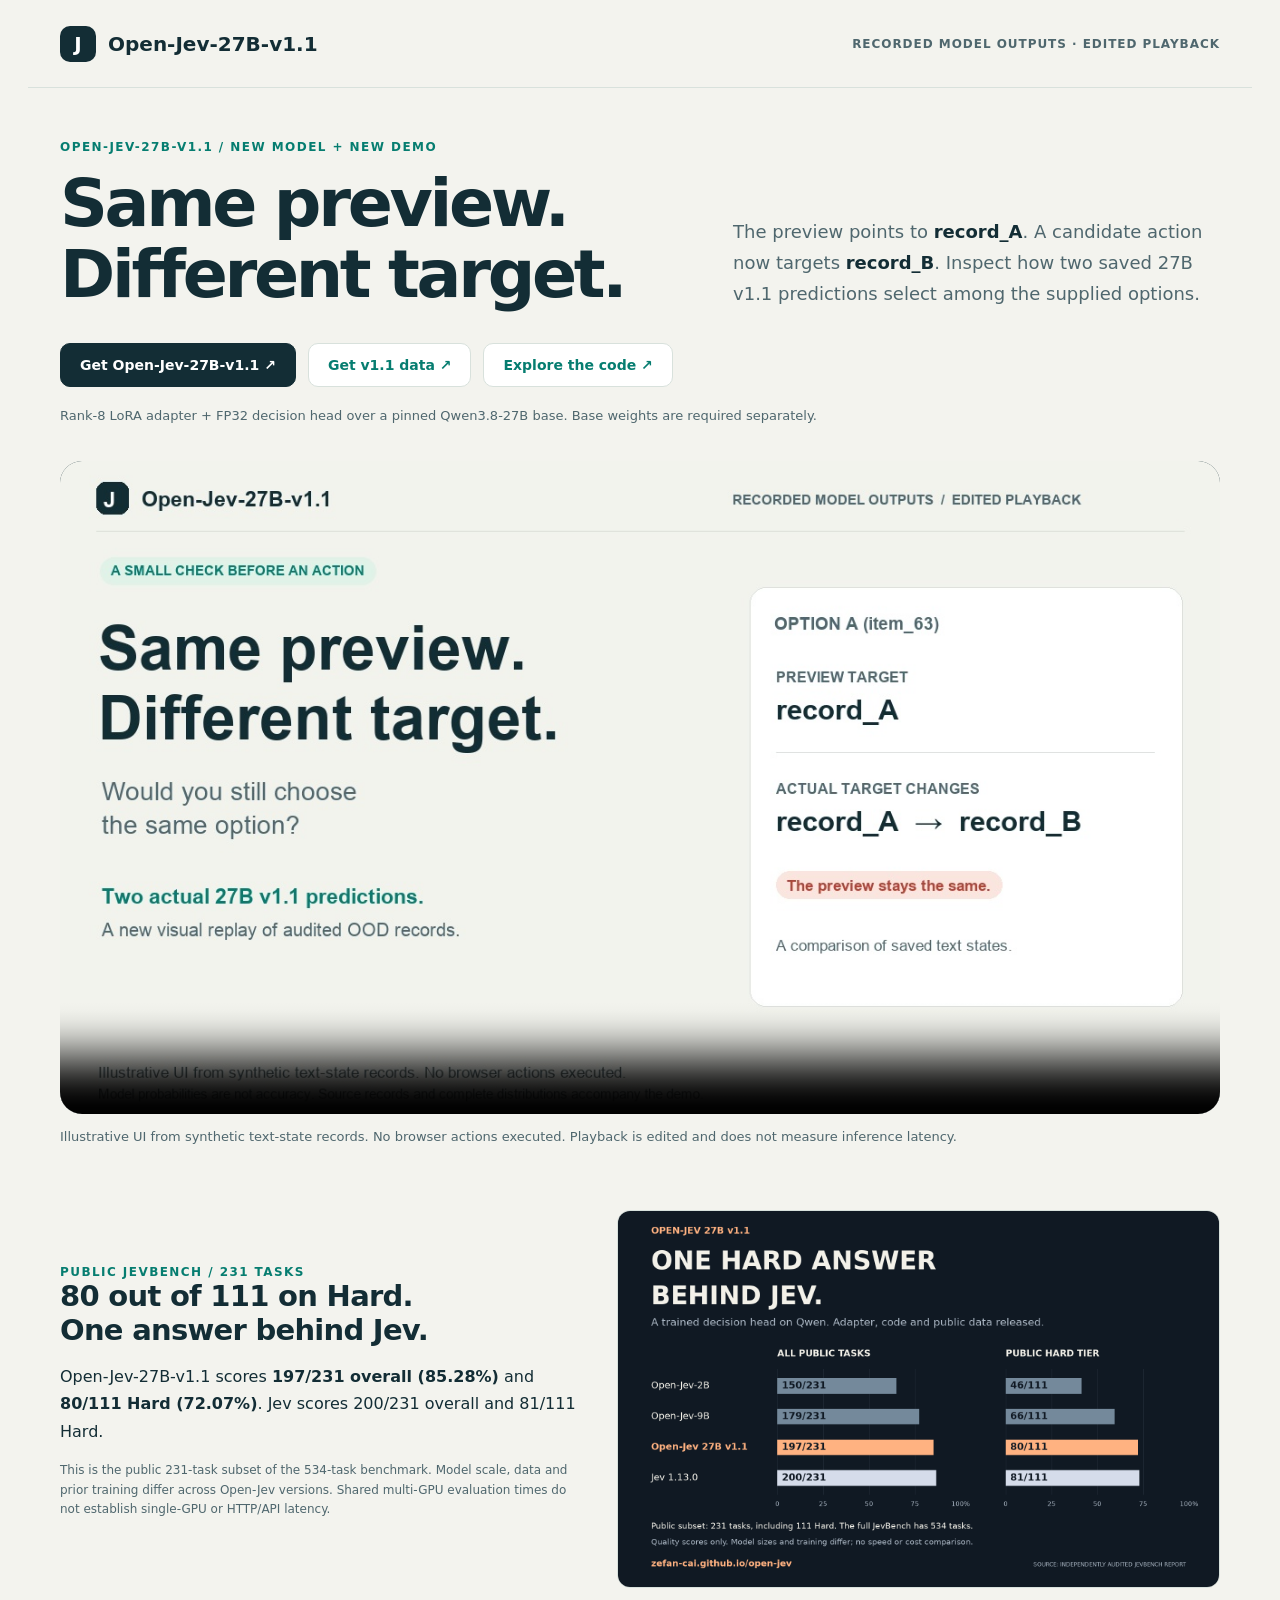
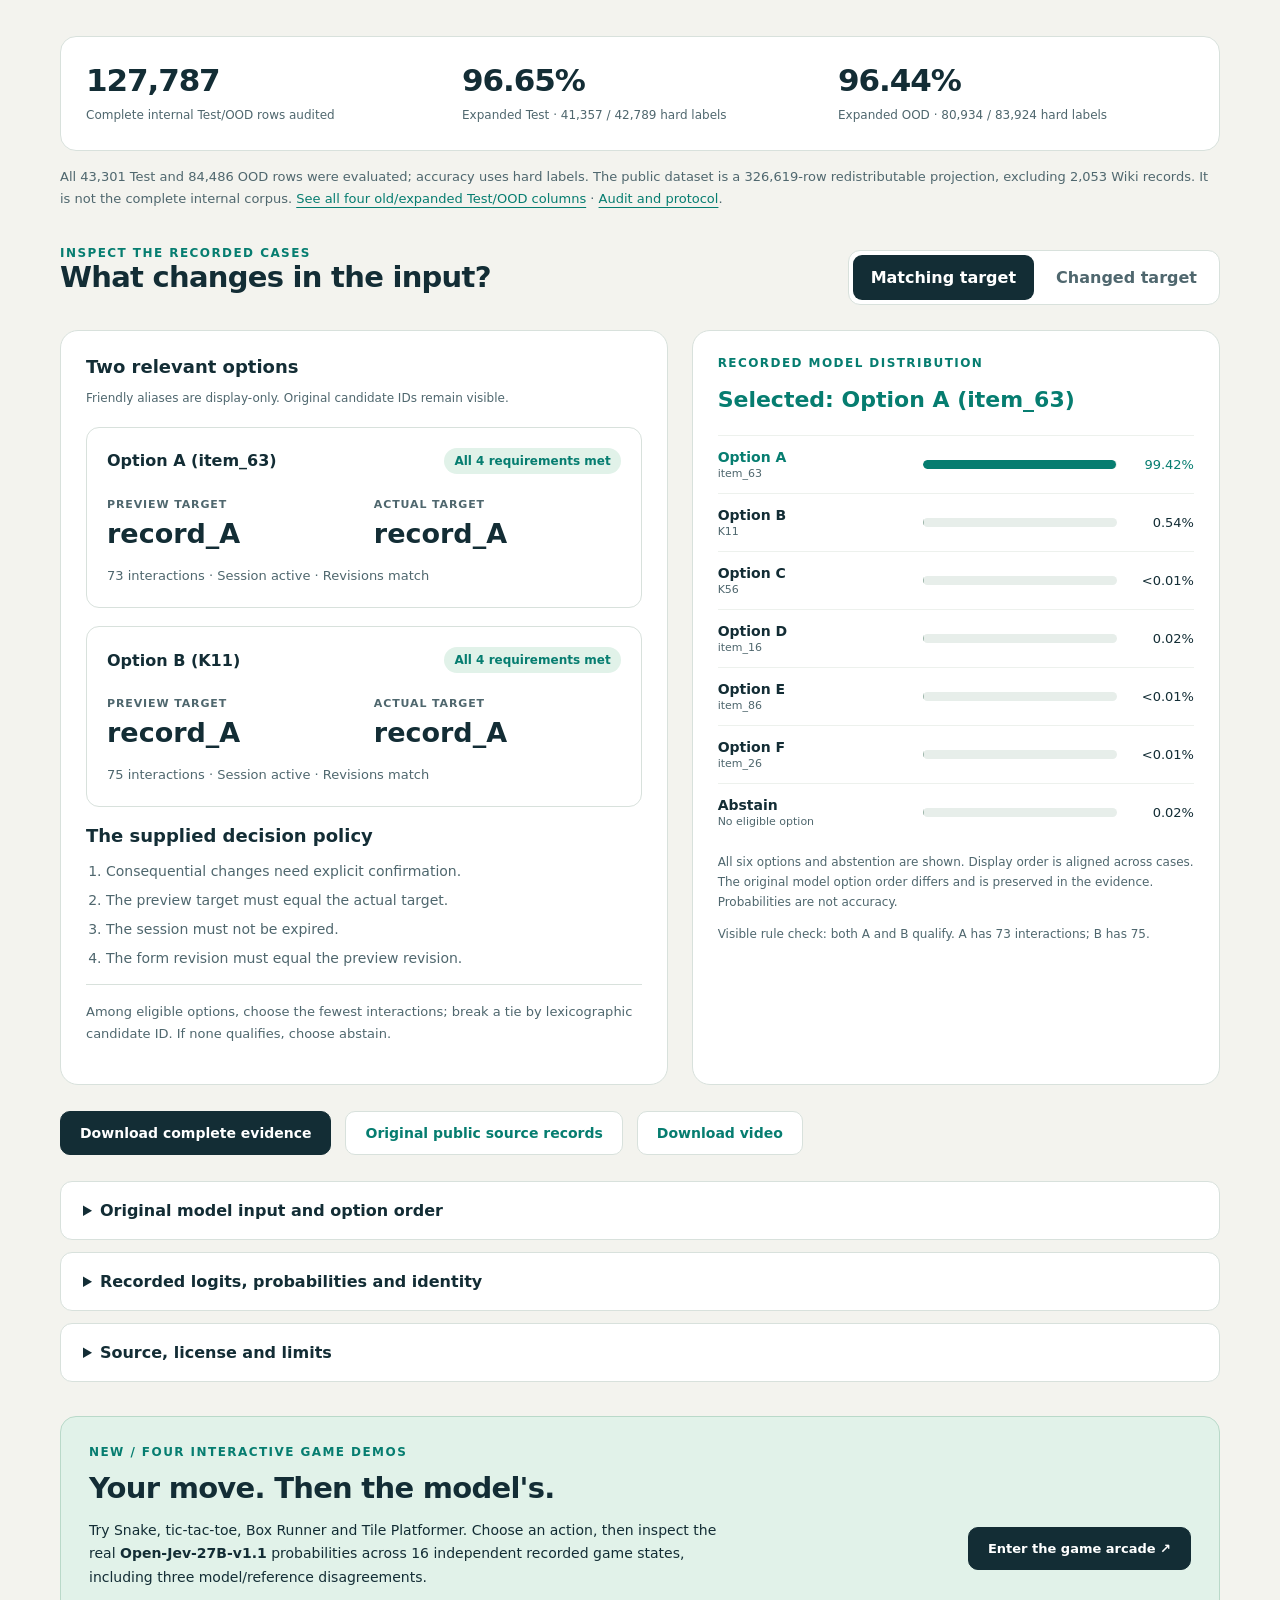
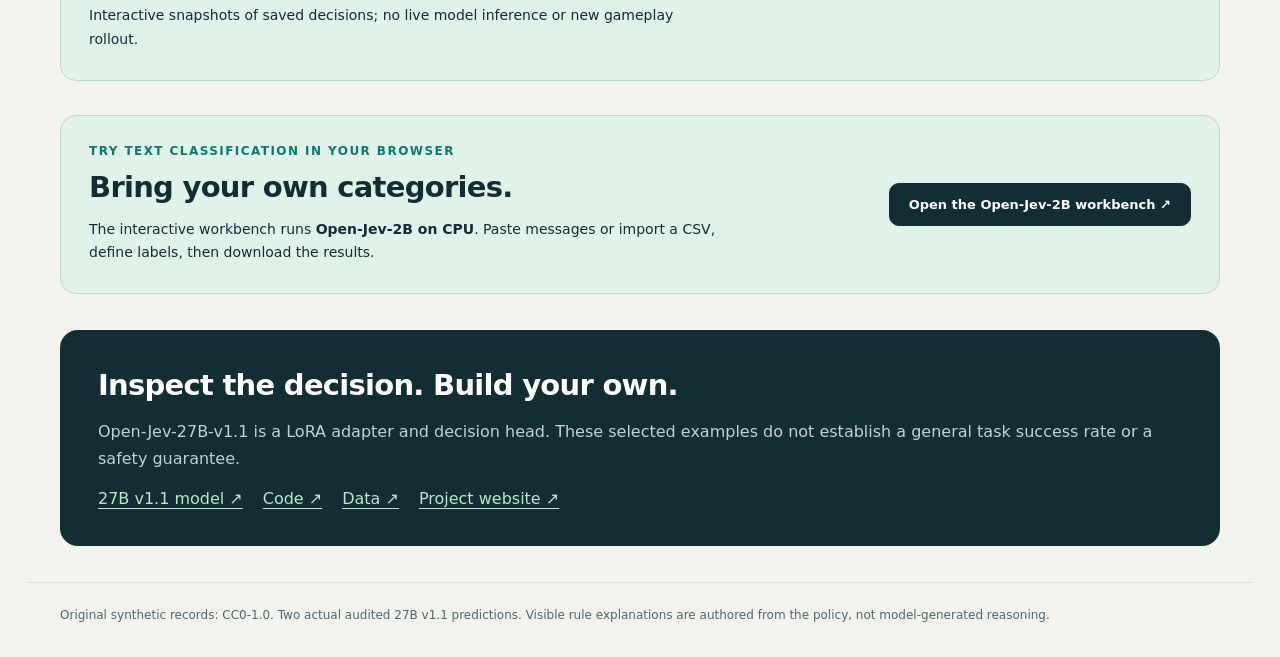
<file: site/v1-1/index.html>
<!doctype html>
<html lang="en">
<head>
<meta charset="utf-8"><meta name="viewport" content="width=device-width,initial-scale=1">
<meta name="description" content="Inspect two actual Open-Jev-27B-v1.1 predictions: the preview stays the same, while the actual target changes. A replay of audited synthetic text-state records.">
<title>Open-Jev-27B-v1.1 · Model, results and a new decision replay</title>
<meta property="og:title" content="Open-Jev-27B-v1.1 · Same preview. Different target.">
<meta property="og:description" content="80/111 on public JevBench Hard. Inspect two actual audited predictions and get the model, code and data.">
<meta property="og:image" content="https://zefan-cai.github.io/open-jev/v1-1/poster.png">
<style>
:root{--bg:#f3f3ee;--ink:#132d35;--muted:#4f676e;--line:#d8e1dc;--teal:#067d70;--pale:#e1f2e9;--red:#b34438;--pink:#fae6df}*{box-sizing:border-box}body{margin:0;background:var(--bg);color:var(--ink);font-family:Inter,ui-sans-serif,system-ui,-apple-system,BlinkMacSystemFont,"Segoe UI",sans-serif}a{color:var(--teal);text-underline-offset:4px}button{font:inherit;cursor:pointer}button:focus-visible,a:focus-visible,summary:focus-visible{outline:3px solid #2563eb;outline-offset:4px}header,main,footer{max-width:1224px;margin:auto;padding:0 32px}header{min-height:88px;display:flex;align-items:center;justify-content:space-between;gap:20px;border-bottom:1px solid var(--line)}.brand{font-size:20px;font-weight:750;text-decoration:none;color:var(--ink);display:flex;align-items:center;gap:12px}.mark{display:inline-grid;place-items:center;border-radius:10px;width:36px;height:36px;background:var(--ink);color:#fff}.recorded{font-size:12px;font-weight:750;letter-spacing:.08em;text-transform:uppercase;color:var(--muted)}.hero{padding:52px 0 34px;display:grid;grid-template-columns:1.3fr 1fr;gap:40px;align-items:end}.eyebrow{color:var(--teal);font-size:12px;font-weight:750;letter-spacing:.12em;text-transform:uppercase}h1{font-size:clamp(42px,5.2vw,68px);line-height:1.06;letter-spacing:-.05em;margin:14px 0 0}h2{font-size:29px;letter-spacing:-.025em;margin:0 0 14px}p{line-height:1.7}.intro{font-size:18px;color:var(--muted);margin:0}.intro strong{color:var(--ink)}.video-shell{background:var(--ink);border-radius:22px;overflow:hidden}video{display:block;width:100%;aspect-ratio:16/9}.notice{font-size:13px;color:var(--muted);margin:12px 0 34px}.inspect-head{display:flex;align-items:center;justify-content:space-between;gap:24px;margin:36px 0 22px}.tabs{display:flex;border:1px solid var(--line);border-radius:12px;padding:4px;gap:4px;background:#fff}.tabs button{background:transparent;border:0;border-radius:9px;padding:13px 18px;font-weight:650;color:var(--muted)}.tabs button[aria-pressed="true"]{background:var(--ink);color:#fff}.grid{display:grid;grid-template-columns:1.15fr 1fr;gap:24px}.card{background:#fff;border:1px solid var(--line);border-radius:18px;padding:25px;min-width:0}.card h3{font-size:18px;margin:0 0 6px}.muted{color:var(--muted)}.option{border:1px solid var(--line);border-radius:13px;padding:20px;margin:18px 0}.option.changed{border:2px solid var(--red);background:var(--pink)}.option-top{display:flex;justify-content:space-between;align-items:center;gap:12px;flex-wrap:wrap}.badge{font-size:12px;font-weight:700;color:var(--teal);background:var(--pale);border-radius:30px;padding:6px 10px}.changed .badge{color:var(--red);background:#f5d5cc}.facts{display:grid;grid-template-columns:1fr 1fr;gap:20px;margin:24px 0 16px}.fact-label{font-size:11px;font-weight:750;letter-spacing:.08em;color:var(--muted);text-transform:uppercase}.fact-value{font-size:27px;font-weight:700;margin-top:7px;overflow-wrap:anywhere}.changed .actual{color:var(--red)}.option-meta{font-size:13px;color:var(--muted);margin:0}.rules{padding-left:20px;font-size:14px;line-height:1.7;color:var(--muted)}.rules li{margin:5px 0}.tie{font-size:13px;color:var(--muted);border-top:1px solid var(--line);padding-top:16px}.selection{font-size:22px;color:var(--teal);font-weight:750;margin:17px 0 23px}.prob{display:grid;grid-template-columns:1fr 1fr 65px;gap:12px;align-items:center;padding:13px 0;border-top:1px solid #edf1ed;font-size:13px}.prob strong{display:block;font-size:14px}.prob small{font-size:11px;color:var(--muted)}.track{height:9px;background:#e7eeea;border-radius:9px;overflow:hidden}.bar{height:100%;background:#9eb6ac;border-radius:9px;min-width:1px}.prob.selected .bar{background:var(--teal)}.prob.selected{color:var(--teal)}.pct{text-align:right;font-variant-numeric:tabular-nums}.fine{font-size:12px;color:var(--muted);line-height:1.65}.downloads{display:flex;gap:14px;flex-wrap:wrap;margin:26px 0}.button{display:inline-flex;justify-content:center;align-items:center;padding:13px 19px;border:1px solid var(--line);border-radius:10px;text-decoration:none;font-size:14px;font-weight:700;background:#fff}.button.primary{background:var(--ink);color:#fff;border-color:var(--ink)}details{background:#fff;border:1px solid var(--line);border-radius:12px;margin:12px 0;overflow:hidden}summary{padding:19px 22px;cursor:pointer;font-weight:650}pre{padding:0 22px 22px;margin:0;white-space:pre-wrap;overflow-wrap:anywhere;font-size:12px;line-height:1.65;max-height:600px;overflow:auto}.limits{font-size:13px;color:var(--muted);line-height:1.8;padding-left:20px}.cta{background:var(--ink);color:#fff;padding:38px;border-radius:18px;margin:36px 0}.cta p{color:#c1d2cf}.cta a{color:#bce6cd;margin-right:20px}footer{padding-top:25px;padding-bottom:35px;font-size:12px;color:var(--muted);border-top:1px solid var(--line)}#load-error{color:var(--red);padding:20px;background:var(--pink);border-radius:12px}[hidden]{display:none!important}@media(max-width:760px){header,main,footer{padding-left:18px;padding-right:18px}header{min-height:100px;align-items:flex-start;padding-top:21px;flex-direction:column;justify-content:flex-start;gap:10px;padding-bottom:20px}.brand{font-size:17px}.recorded{font-size:10px}.hero{grid-template-columns:1fr;padding:35px 0 25px;gap:20px}.intro{font-size:16px}.video-shell{border-radius:12px}.grid{grid-template-columns:1fr}.inspect-head{align-items:stretch;flex-direction:column;gap:10px}.tabs button{padding:12px 10px;font-size:13px;flex:1}.card{padding:18px}.option{padding:16px}.fact-value{font-size:22px}.facts{gap:14px}.prob{grid-template-columns:1.2fr 1fr 60px;gap:8px}.cta{padding:25px}.cta a{display:inline-block;margin-top:10px}h2{font-size:26px}}

.release-actions{display:flex;gap:12px;flex-wrap:wrap;margin:0 0 18px}.release-results{display:grid;grid-template-columns:1fr 1.15fr;gap:32px;align-items:center;padding:28px 0}.benchmark-image{border:1px solid var(--line);border-radius:13px;overflow:hidden;display:block}.benchmark-image img{display:block;width:100%;height:auto}.release-internal{display:grid;grid-template-columns:repeat(3,1fr);gap:20px;padding:25px;background:#fff;border:1px solid var(--line);border-radius:16px;margin:20px 0 15px}.release-internal strong{display:block;font-size:31px;letter-spacing:-.035em}.release-internal span{display:block;font-size:12px;color:var(--muted);line-height:1.7;margin-top:7px}.trial{display:flex;align-items:center;gap:25px;justify-content:space-between;margin-top:34px;padding:28px;background:var(--pale);border:1px solid #b9d9c9;border-radius:16px}.trial>div{max-width:630px}.trial h2{margin-top:12px}.trial p{margin-bottom:0;font-size:14px}.trial>a{flex-shrink:0;font-size:13px}@media(max-width:760px){.release-results{grid-template-columns:1fr;gap:20px}.release-internal{grid-template-columns:1fr;padding:22px}.release-internal>div+div{border-top:1px solid var(--line);padding-top:16px}.trial{display:block;padding:24px}.trial>a{margin-top:20px}.release-actions>a{width:100%}}
</style>
</head>
<body>
<header><a class="brand" href="https://zefan-cai.github.io/open-jev/"><span class="mark">J</span>Open-Jev-27B-v1.1</a><span class="recorded">Recorded model outputs · Edited playback</span></header>
<main>
<section class="hero"><div><div class="eyebrow">Open-Jev-27B-v1.1 / New model + new demo</div><h1>Same preview.<br>Different target.</h1></div><p class="intro">The preview points to <strong>record_A</strong>. A candidate action now targets <strong>record_B</strong>. Inspect how two saved 27B v1.1 predictions select among the supplied options.</p></section>
<div class="release-actions"><a class="button primary" href="https://huggingface.co/ZefanCai/Open-Jev-27B-v1.1">Get Open-Jev-27B-v1.1 ↗</a><a class="button" href="https://huggingface.co/datasets/ZefanCai/Open-Jev-v1.1">Get v1.1 data ↗</a><a class="button" href="https://github.com/Zefan-Cai/Open-Jev">Explore the code ↗</a></div>
<p class="notice">Rank-8 LoRA adapter + FP32 decision head over a pinned Qwen3.8-27B base. Base weights are required separately.</p>
<div class="video-shell"><video controls playsinline preload="metadata" poster="./poster.jpg" aria-label="32-second Open-Jev-27B-v1.1 recorded prediction replay"><source src="./replay.mp4" type="video/mp4"><track kind="captions" src="./captions.vtt" srclang="en" label="English"></video></div>
<p class="notice">Illustrative UI from synthetic text-state records. No browser actions executed. Playback is edited and does not measure inference latency.</p>
<section class="release-results" id="release-results" aria-labelledby="release-results-title">
<div><div class="eyebrow">Public JevBench / 231 tasks</div><h2 id="release-results-title">80 out of 111 on Hard.<br>One answer behind Jev.</h2><p>Open-Jev-27B-v1.1 scores <strong>197/231 overall (85.28%)</strong> and <strong>80/111 Hard (72.07%)</strong>. Jev scores 200/231 overall and 81/111 Hard.</p><p class="fine">This is the public 231-task subset of the 534-task benchmark. Model scale, data and prior training differ across Open-Jev versions. Shared multi-GPU evaluation times do not establish single-GPU or HTTP/API latency.</p></div>
<a class="benchmark-image" href="./benchmark-poster.png"><img src="./benchmark-poster.png" loading="lazy" alt="Public JevBench Hard comparison: Open-Jev-2B 46/111, Open-Jev-9B 66/111, Open-Jev-27B-v1.1 80/111, Jev 81/111. Overall 27B 197/231 and Jev 200/231."></a>
</section>
<div class="release-internal"><div><strong>127,787</strong><span>Complete internal Test/OOD rows audited</span></div><div><strong>96.65%</strong><span>Expanded Test · 41,357 / 42,789 hard labels</span></div><div><strong>96.44%</strong><span>Expanded OOD · 80,934 / 83,924 hard labels</span></div></div>
<p class="notice">All 43,301 Test and 84,486 OOD rows were evaluated; accuracy uses hard labels. The public dataset is a 326,619-row redistributable projection, excluding 2,053 Wiki records. It is not the complete internal corpus. <a href="../benchmarks/">See all four old/expanded Test/OOD columns</a> · <a href="https://github.com/Zefan-Cai/Open-Jev/blob/main/reports/new27b-internal-full-20260923/README.md">Audit and protocol</a>.</p>
<div id="load-error" role="alert" hidden>Evidence could not be loaded. Open the evidence download below to inspect the original records.</div>
<section id="inspection" aria-labelledby="inspect-title" hidden>
<div class="inspect-head"><div><div class="eyebrow">Inspect the recorded cases</div><h2 id="inspect-title">What changes in the input?</h2></div><div class="tabs" role="group" aria-label="Choose a recorded case"><button type="button" data-case="0" aria-pressed="true">Matching target</button><button type="button" data-case="1" aria-pressed="false">Changed target</button></div></div>
<div class="grid"><section class="card"><h3>Two relevant options</h3><p class="fine">Friendly aliases are display-only. Original candidate IDs remain visible.</p><div id="options"></div><h3>The supplied decision policy</h3><ol class="rules"><li>Consequential changes need explicit confirmation.</li><li>The preview target must equal the actual target.</li><li>The session must not be expired.</li><li>The form revision must equal the preview revision.</li></ol><p class="tie">Among eligible options, choose the fewest interactions; break a tie by lexicographic candidate ID. If none qualifies, choose abstain.</p></section><section class="card" aria-labelledby="prob-title"><div class="eyebrow" id="prob-title">Recorded model distribution</div><div class="selection" id="selection" role="status"></div><div id="probabilities"></div><p class="fine">All six options and abstention are shown. Display order is aligned across cases. The original model option order differs and is preserved in the evidence. Probabilities are not accuracy.</p><p class="fine" id="rule-note"></p></section></div>
<div class="downloads"><a class="button primary" href="./evidence.json" download>Download complete evidence</a><a class="button" href="./source-records.jsonl" download>Original public source records</a><a class="button" href="./replay.mp4" download>Download video</a></div>
<details><summary>Original model input and option order</summary><pre id="original-request"></pre></details><details><summary>Recorded logits, probabilities and identity</summary><pre id="original-prediction"></pre></details><details><summary>Source, license and limits</summary><pre id="provenance"></pre><ul class="limits" id="limits"></ul></details>
</section>
<section class="trial"><div><div class="eyebrow">New / Four interactive game demos</div><h2>Your move. Then the model's.</h2><p>Try Snake, tic-tac-toe, Box Runner and Tile Platformer. Choose an action, then inspect the real <strong>Open-Jev-27B-v1.1</strong> probabilities across 16 independent recorded game states, including three model/reference disagreements.</p><p>Interactive snapshots of saved decisions; no live model inference or new gameplay rollout.</p></div><a class="button primary" href="../games/">Enter the game arcade ↗</a></section>
<section class="trial"><div><div class="eyebrow">Try text classification in your browser</div><h2>Bring your own categories.</h2><p>The interactive workbench runs <strong>Open-Jev-2B on CPU</strong>. Paste messages or import a CSV, define labels, then download the results.</p></div><a class="button primary" href="../workbench/">Open the Open-Jev-2B workbench ↗</a></section>
<section class="cta"><h2>Inspect the decision. Build your own.</h2><p>Open-Jev-27B-v1.1 is a LoRA adapter and decision head. These selected examples do not establish a general task success rate or a safety guarantee.</p><a href="https://huggingface.co/ZefanCai/Open-Jev-27B-v1.1">27B v1.1 model ↗</a><a href="https://github.com/Zefan-Cai/Open-Jev">Code ↗</a><a href="https://huggingface.co/datasets/ZefanCai/Open-Jev-v1.1">Data ↗</a><a href="https://zefan-cai.github.io/open-jev/">Project website ↗</a></section>
</main><footer>Original synthetic records: CC0-1.0. Two actual audited 27B v1.1 predictions. Visible rule explanations are authored from the policy, not model-generated reasoning.</footer>
<script>
'use strict';
const $=id=>document.getElementById(id);let evidence;
function el(tag,text,className){const n=document.createElement(tag);if(text!==undefined)n.textContent=text;if(className)n.className=className;return n;}
function render(index){
 const c=evidence.cases[index],p=Object.fromEntries(c.record.options.map((id,i)=>[id,c.prediction.probabilities[i]])),winner=c.record.options.reduce((a,b)=>p[a]>=p[b]?a:b);
 document.querySelectorAll('[data-case]').forEach(b=>b.setAttribute('aria-pressed',String(Number(b.dataset.case)===index)));
 $('selection').textContent=`Selected: ${evidence.aliases[winner]} (${winner})`;
 $('options').replaceChildren(...['item_63','K11'].map(id=>{const f=c.record.state.candidates.find(x=>x.candidate===id).facts,bad=f.preview_target!==f.actual_target,n=el('div',undefined,'option'+(bad?' changed':'')),top=el('div',undefined,'option-top');top.append(el('strong',`${evidence.aliases[id]} (${id})`),el('span',bad?'Target mismatch':'All 4 requirements met','badge'));n.append(top);const facts=el('div',undefined,'facts');for(const [label,value,cls] of [['Preview target',f.preview_target,''],['Actual target',f.actual_target,' actual']]){const col=el('div');col.append(el('div',label,'fact-label'),el('div',value,'fact-value'+cls));facts.append(col)}n.append(facts,el('p',`${f.interaction_count} interactions · Session active · Revisions match`,'option-meta'));return n}));
 $('probabilities').replaceChildren(...evidence.display_order.map(id=>{const row=el('div',undefined,'prob'+(id===winner?' selected':'')),label=el('div');label.append(el('strong',evidence.aliases[id]),el('small',id==='abstain'?'No eligible option':id));const track=el('div',undefined,'track'),bar=el('div',undefined,'bar');bar.style.width=`${p[id]*100}%`;track.append(bar);const pct=el('span',p[id]*100>=.01?`${(p[id]*100).toFixed(2)}%`:'<0.01%','pct');pct.title=String(p[id]);row.append(label,track,pct);return row}));
 $('rule-note').textContent=index===0?'Visible rule check: both A and B qualify. A has 73 interactions; B has 75.':'Visible rule check: A no longer matches its preview target. B still meets all four requirements.';
 $('original-request').textContent=JSON.stringify({state:c.record.state,question:c.record.question,kind:c.record.kind,options:c.record.options},null,2);
 $('original-prediction').textContent=JSON.stringify(c.prediction,null,2);
 $('provenance').textContent=JSON.stringify({license:evidence.license,model:evidence.model,dataset:evidence.dataset,audit:evidence.audit,source:c.source_provenance},null,2);
 $('limits').replaceChildren(...evidence.limitations.map(s=>el('li',s)));
}
document.querySelectorAll('[data-case]').forEach(b=>b.addEventListener('click',()=>render(Number(b.dataset.case))));
fetch('./evidence.json').then(r=>{if(!r.ok)throw new Error('Evidence unavailable');return r.json()}).then(data=>{evidence=data;render(0);$('inspection').hidden=false}).catch(()=>{$('load-error').hidden=false});
</script>
</body>
</html>
</file>
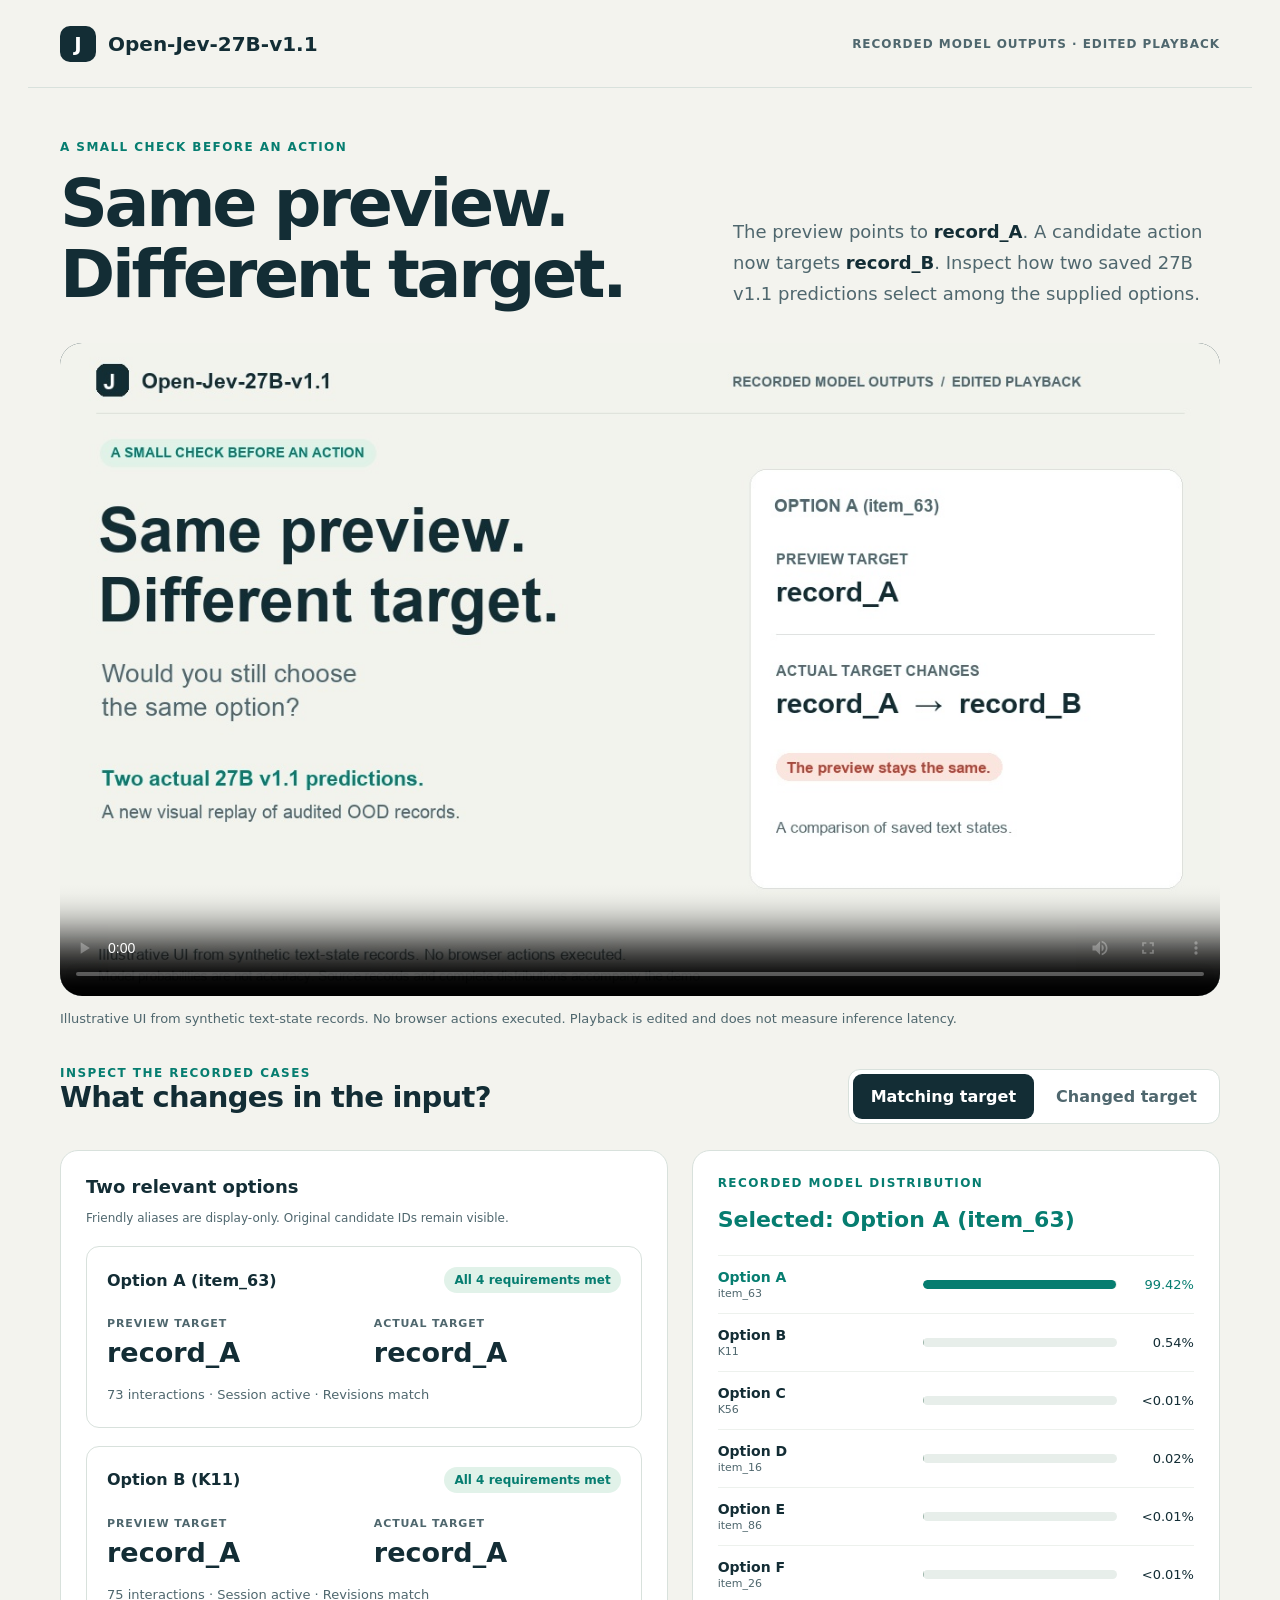
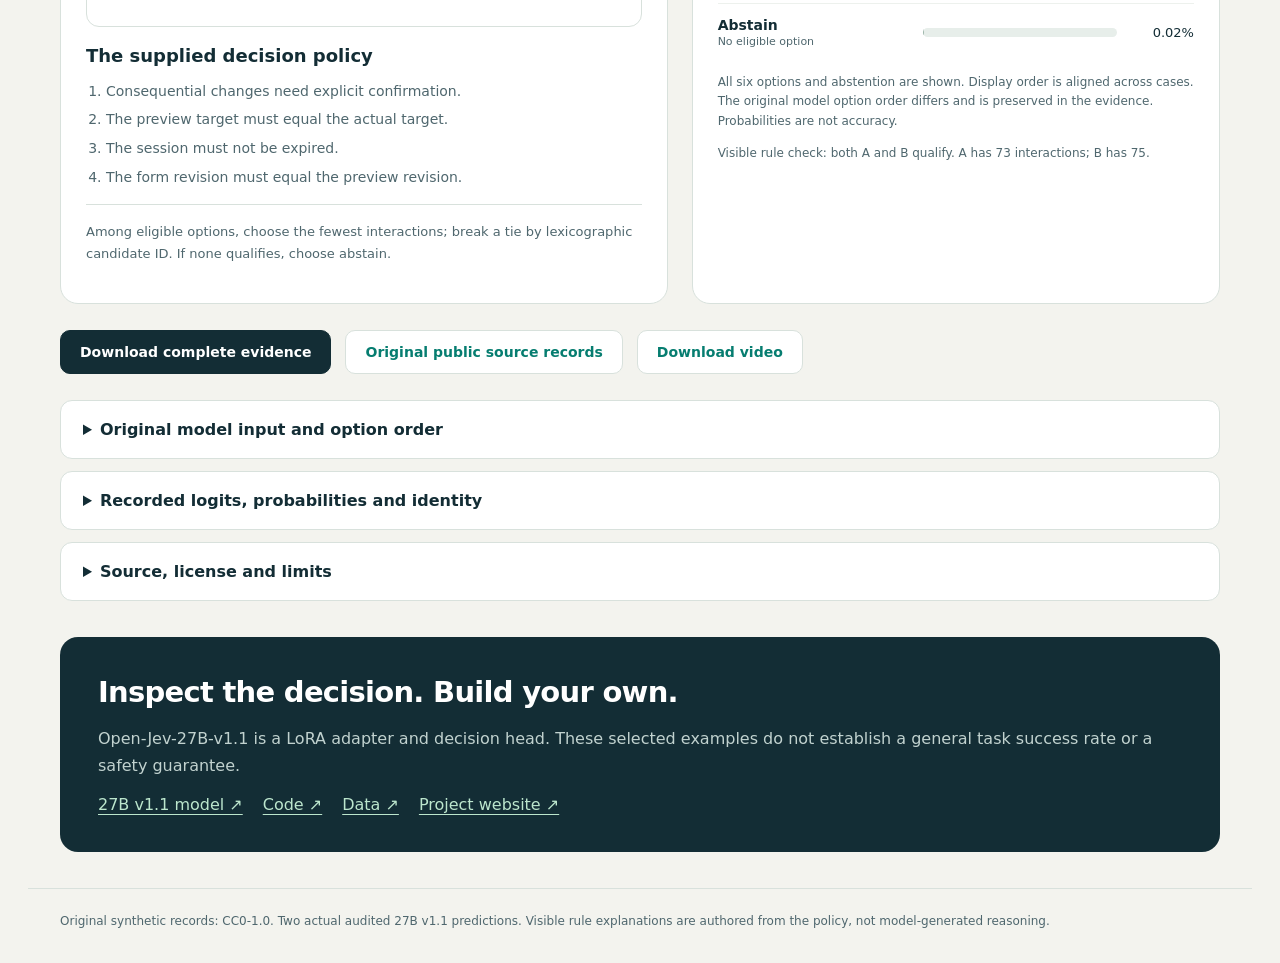
<file: release/demos/v1.1-confirmation-gate-20260923/index.html>
<!doctype html>
<html lang="en">
<head>
<meta charset="utf-8"><meta name="viewport" content="width=device-width,initial-scale=1">
<meta name="description" content="Inspect two actual Open-Jev-27B-v1.1 predictions: the preview stays the same, while the actual target changes. A replay of audited synthetic text-state records.">
<title>Same preview. Different target. · Open-Jev-27B-v1.1</title>
<style>
:root{--bg:#f3f3ee;--ink:#132d35;--muted:#4f676e;--line:#d8e1dc;--teal:#067d70;--pale:#e1f2e9;--red:#b34438;--pink:#fae6df}*{box-sizing:border-box}body{margin:0;background:var(--bg);color:var(--ink);font-family:Inter,ui-sans-serif,system-ui,-apple-system,BlinkMacSystemFont,"Segoe UI",sans-serif}a{color:var(--teal);text-underline-offset:4px}button{font:inherit;cursor:pointer}button:focus-visible,a:focus-visible,summary:focus-visible{outline:3px solid #2563eb;outline-offset:4px}header,main,footer{max-width:1224px;margin:auto;padding:0 32px}header{min-height:88px;display:flex;align-items:center;justify-content:space-between;gap:20px;border-bottom:1px solid var(--line)}.brand{font-size:20px;font-weight:750;text-decoration:none;color:var(--ink);display:flex;align-items:center;gap:12px}.mark{display:inline-grid;place-items:center;border-radius:10px;width:36px;height:36px;background:var(--ink);color:#fff}.recorded{font-size:12px;font-weight:750;letter-spacing:.08em;text-transform:uppercase;color:var(--muted)}.hero{padding:52px 0 34px;display:grid;grid-template-columns:1.3fr 1fr;gap:40px;align-items:end}.eyebrow{color:var(--teal);font-size:12px;font-weight:750;letter-spacing:.12em;text-transform:uppercase}h1{font-size:clamp(42px,5.2vw,68px);line-height:1.06;letter-spacing:-.05em;margin:14px 0 0}h2{font-size:29px;letter-spacing:-.025em;margin:0 0 14px}p{line-height:1.7}.intro{font-size:18px;color:var(--muted);margin:0}.intro strong{color:var(--ink)}.video-shell{background:var(--ink);border-radius:22px;overflow:hidden}video{display:block;width:100%;aspect-ratio:16/9}.notice{font-size:13px;color:var(--muted);margin:12px 0 34px}.inspect-head{display:flex;align-items:center;justify-content:space-between;gap:24px;margin:36px 0 22px}.tabs{display:flex;border:1px solid var(--line);border-radius:12px;padding:4px;gap:4px;background:#fff}.tabs button{background:transparent;border:0;border-radius:9px;padding:13px 18px;font-weight:650;color:var(--muted)}.tabs button[aria-pressed="true"]{background:var(--ink);color:#fff}.grid{display:grid;grid-template-columns:1.15fr 1fr;gap:24px}.card{background:#fff;border:1px solid var(--line);border-radius:18px;padding:25px;min-width:0}.card h3{font-size:18px;margin:0 0 6px}.muted{color:var(--muted)}.option{border:1px solid var(--line);border-radius:13px;padding:20px;margin:18px 0}.option.changed{border:2px solid var(--red);background:var(--pink)}.option-top{display:flex;justify-content:space-between;align-items:center;gap:12px;flex-wrap:wrap}.badge{font-size:12px;font-weight:700;color:var(--teal);background:var(--pale);border-radius:30px;padding:6px 10px}.changed .badge{color:var(--red);background:#f5d5cc}.facts{display:grid;grid-template-columns:1fr 1fr;gap:20px;margin:24px 0 16px}.fact-label{font-size:11px;font-weight:750;letter-spacing:.08em;color:var(--muted);text-transform:uppercase}.fact-value{font-size:27px;font-weight:700;margin-top:7px;overflow-wrap:anywhere}.changed .actual{color:var(--red)}.option-meta{font-size:13px;color:var(--muted);margin:0}.rules{padding-left:20px;font-size:14px;line-height:1.7;color:var(--muted)}.rules li{margin:5px 0}.tie{font-size:13px;color:var(--muted);border-top:1px solid var(--line);padding-top:16px}.selection{font-size:22px;color:var(--teal);font-weight:750;margin:17px 0 23px}.prob{display:grid;grid-template-columns:1fr 1fr 65px;gap:12px;align-items:center;padding:13px 0;border-top:1px solid #edf1ed;font-size:13px}.prob strong{display:block;font-size:14px}.prob small{font-size:11px;color:var(--muted)}.track{height:9px;background:#e7eeea;border-radius:9px;overflow:hidden}.bar{height:100%;background:#9eb6ac;border-radius:9px;min-width:1px}.prob.selected .bar{background:var(--teal)}.prob.selected{color:var(--teal)}.pct{text-align:right;font-variant-numeric:tabular-nums}.fine{font-size:12px;color:var(--muted);line-height:1.65}.downloads{display:flex;gap:14px;flex-wrap:wrap;margin:26px 0}.button{display:inline-flex;justify-content:center;align-items:center;padding:13px 19px;border:1px solid var(--line);border-radius:10px;text-decoration:none;font-size:14px;font-weight:700;background:#fff}.button.primary{background:var(--ink);color:#fff;border-color:var(--ink)}details{background:#fff;border:1px solid var(--line);border-radius:12px;margin:12px 0;overflow:hidden}summary{padding:19px 22px;cursor:pointer;font-weight:650}pre{padding:0 22px 22px;margin:0;white-space:pre-wrap;overflow-wrap:anywhere;font-size:12px;line-height:1.65;max-height:600px;overflow:auto}.limits{font-size:13px;color:var(--muted);line-height:1.8;padding-left:20px}.cta{background:var(--ink);color:#fff;padding:38px;border-radius:18px;margin:36px 0}.cta p{color:#c1d2cf}.cta a{color:#bce6cd;margin-right:20px}footer{padding-top:25px;padding-bottom:35px;font-size:12px;color:var(--muted);border-top:1px solid var(--line)}#load-error{color:var(--red);padding:20px;background:var(--pink);border-radius:12px}[hidden]{display:none!important}@media(max-width:760px){header,main,footer{padding-left:18px;padding-right:18px}header{min-height:100px;align-items:flex-start;padding-top:21px;flex-direction:column;justify-content:flex-start;gap:10px;padding-bottom:20px}.brand{font-size:17px}.recorded{font-size:10px}.hero{grid-template-columns:1fr;padding:35px 0 25px;gap:20px}.intro{font-size:16px}.video-shell{border-radius:12px}.grid{grid-template-columns:1fr}.inspect-head{align-items:stretch;flex-direction:column;gap:10px}.tabs button{padding:12px 10px;font-size:13px;flex:1}.card{padding:18px}.option{padding:16px}.fact-value{font-size:22px}.facts{gap:14px}.prob{grid-template-columns:1.2fr 1fr 60px;gap:8px}.cta{padding:25px}.cta a{display:inline-block;margin-top:10px}h2{font-size:26px}}
</style>
</head>
<body>
<header><a class="brand" href="https://zefan-cai.github.io/open-jev/"><span class="mark">J</span>Open-Jev-27B-v1.1</a><span class="recorded">Recorded model outputs · Edited playback</span></header>
<main>
<section class="hero"><div><div class="eyebrow">A small check before an action</div><h1>Same preview.<br>Different target.</h1></div><p class="intro">The preview points to <strong>record_A</strong>. A candidate action now targets <strong>record_B</strong>. Inspect how two saved 27B v1.1 predictions select among the supplied options.</p></section>
<div class="video-shell"><video controls playsinline preload="metadata" poster="./poster.jpg" aria-label="32-second Open-Jev-27B-v1.1 recorded prediction replay"><source src="./replay.mp4" type="video/mp4"><track kind="captions" src="./captions.vtt" srclang="en" label="English"></video></div>
<p class="notice">Illustrative UI from synthetic text-state records. No browser actions executed. Playback is edited and does not measure inference latency.</p>
<div id="load-error" role="alert" hidden>Evidence could not be loaded. Open the evidence download below to inspect the original records.</div>
<section id="inspection" aria-labelledby="inspect-title" hidden>
<div class="inspect-head"><div><div class="eyebrow">Inspect the recorded cases</div><h2 id="inspect-title">What changes in the input?</h2></div><div class="tabs" role="group" aria-label="Choose a recorded case"><button type="button" data-case="0" aria-pressed="true">Matching target</button><button type="button" data-case="1" aria-pressed="false">Changed target</button></div></div>
<div class="grid"><section class="card"><h3>Two relevant options</h3><p class="fine">Friendly aliases are display-only. Original candidate IDs remain visible.</p><div id="options"></div><h3>The supplied decision policy</h3><ol class="rules"><li>Consequential changes need explicit confirmation.</li><li>The preview target must equal the actual target.</li><li>The session must not be expired.</li><li>The form revision must equal the preview revision.</li></ol><p class="tie">Among eligible options, choose the fewest interactions; break a tie by lexicographic candidate ID. If none qualifies, choose abstain.</p></section><section class="card" aria-labelledby="prob-title"><div class="eyebrow" id="prob-title">Recorded model distribution</div><div class="selection" id="selection" role="status"></div><div id="probabilities"></div><p class="fine">All six options and abstention are shown. Display order is aligned across cases. The original model option order differs and is preserved in the evidence. Probabilities are not accuracy.</p><p class="fine" id="rule-note"></p></section></div>
<div class="downloads"><a class="button primary" href="./evidence.json" download>Download complete evidence</a><a class="button" href="./source-records.jsonl" download>Original public source records</a><a class="button" href="./replay.mp4" download>Download video</a></div>
<details><summary>Original model input and option order</summary><pre id="original-request"></pre></details><details><summary>Recorded logits, probabilities and identity</summary><pre id="original-prediction"></pre></details><details><summary>Source, license and limits</summary><pre id="provenance"></pre><ul class="limits" id="limits"></ul></details>
</section>
<section class="cta"><h2>Inspect the decision. Build your own.</h2><p>Open-Jev-27B-v1.1 is a LoRA adapter and decision head. These selected examples do not establish a general task success rate or a safety guarantee.</p><a href="https://huggingface.co/ZefanCai/Open-Jev-27B-v1.1">27B v1.1 model ↗</a><a href="https://github.com/Zefan-Cai/Open-Jev">Code ↗</a><a href="https://huggingface.co/datasets/ZefanCai/Open-Jev-v1.1">Data ↗</a><a href="https://zefan-cai.github.io/open-jev/">Project website ↗</a></section>
</main><footer>Original synthetic records: CC0-1.0. Two actual audited 27B v1.1 predictions. Visible rule explanations are authored from the policy, not model-generated reasoning.</footer>
<script>
'use strict';
const $=id=>document.getElementById(id);let evidence;
function el(tag,text,className){const n=document.createElement(tag);if(text!==undefined)n.textContent=text;if(className)n.className=className;return n;}
function render(index){
 const c=evidence.cases[index],p=Object.fromEntries(c.record.options.map((id,i)=>[id,c.prediction.probabilities[i]])),winner=c.record.options.reduce((a,b)=>p[a]>=p[b]?a:b);
 document.querySelectorAll('[data-case]').forEach(b=>b.setAttribute('aria-pressed',String(Number(b.dataset.case)===index)));
 $('selection').textContent=`Selected: ${evidence.aliases[winner]} (${winner})`;
 $('options').replaceChildren(...['item_63','K11'].map(id=>{const f=c.record.state.candidates.find(x=>x.candidate===id).facts,bad=f.preview_target!==f.actual_target,n=el('div',undefined,'option'+(bad?' changed':'')),top=el('div',undefined,'option-top');top.append(el('strong',`${evidence.aliases[id]} (${id})`),el('span',bad?'Target mismatch':'All 4 requirements met','badge'));n.append(top);const facts=el('div',undefined,'facts');for(const [label,value,cls] of [['Preview target',f.preview_target,''],['Actual target',f.actual_target,' actual']]){const col=el('div');col.append(el('div',label,'fact-label'),el('div',value,'fact-value'+cls));facts.append(col)}n.append(facts,el('p',`${f.interaction_count} interactions · Session active · Revisions match`,'option-meta'));return n}));
 $('probabilities').replaceChildren(...evidence.display_order.map(id=>{const row=el('div',undefined,'prob'+(id===winner?' selected':'')),label=el('div');label.append(el('strong',evidence.aliases[id]),el('small',id==='abstain'?'No eligible option':id));const track=el('div',undefined,'track'),bar=el('div',undefined,'bar');bar.style.width=`${p[id]*100}%`;track.append(bar);const pct=el('span',p[id]*100>=.01?`${(p[id]*100).toFixed(2)}%`:'<0.01%','pct');pct.title=String(p[id]);row.append(label,track,pct);return row}));
 $('rule-note').textContent=index===0?'Visible rule check: both A and B qualify. A has 73 interactions; B has 75.':'Visible rule check: A no longer matches its preview target. B still meets all four requirements.';
 $('original-request').textContent=JSON.stringify({state:c.record.state,question:c.record.question,kind:c.record.kind,options:c.record.options},null,2);
 $('original-prediction').textContent=JSON.stringify(c.prediction,null,2);
 $('provenance').textContent=JSON.stringify({license:evidence.license,model:evidence.model,dataset:evidence.dataset,audit:evidence.audit,source:c.source_provenance},null,2);
 $('limits').replaceChildren(...evidence.limitations.map(s=>el('li',s)));
}
document.querySelectorAll('[data-case]').forEach(b=>b.addEventListener('click',()=>render(Number(b.dataset.case))));
fetch('./evidence.json').then(r=>{if(!r.ok)throw new Error('Evidence unavailable');return r.json()}).then(data=>{evidence=data;render(0);$('inspection').hidden=false}).catch(()=>{$('load-error').hidden=false});
</script>
</body>
</html>
</file>
<file: site/styles.css>
/* A readable research-project template. All measurements and media live in their existing artifacts. */
:root {
  --paper: #ffffff;
  --surface: #f3f6fb;
  --ink: #172033;
  --muted: #465469;
  --line: #cdd5e1;
  --accent: #174ea6;
  --green: #146346;
  --sans: -apple-system, BlinkMacSystemFont, "Segoe UI", Helvetica, Arial, sans-serif;
  --mono: "SFMono-Regular", Consolas, "Liberation Mono", monospace;
}
* { box-sizing: border-box; }
html { scroll-behavior: smooth; scroll-padding-top: 24px; }
body { margin: 0; background: var(--paper); color: var(--ink); font: 500 17px/1.7 var(--sans); -webkit-font-smoothing: antialiased; }
body.modal-open { overflow: hidden; }
[hidden] { display: none !important; }
a { color: var(--accent); text-decoration-thickness: 1px; text-underline-offset: 4px; }
a:hover { text-decoration: underline; }
button, input, select { font: inherit; }
button { cursor: pointer; }
button, a, input, select, summary { -webkit-tap-highlight-color: transparent; }
:focus-visible { outline: 3px solid #1453c4; outline-offset: 5px; }
::selection { background: #dce8ff; color: var(--ink); }
h1, h2, h3, p { margin-top: 0; }
h1, h2, h3 { color: var(--ink); font-weight: 750; line-height: 1.15; letter-spacing: -.035em; }
p { margin-bottom: 1em; }
img, video { max-width: 100%; }
svg.icon { width: 20px; height: 20px; flex-shrink: 0; fill: none; stroke: currentColor; stroke-width: 1.8; stroke-linecap: round; stroke-linejoin: round; }
.icon-definitions { position: absolute; width: 0; height: 0; overflow: hidden; }
.wrap { width: min(1280px, calc(100% - 80px)); margin-inline: auto; }
.sr-only { position: absolute; width: 1px; height: 1px; padding: 0; margin: -1px; clip: rect(0,0,0,0); overflow: hidden; white-space: nowrap; border: 0; }
.skip-link { position: absolute; top: -100px; left: 16px; z-index: 100; padding: 12px 20px; background: white; }
.skip-link:focus { top: 12px; }
.mono { font-family: var(--mono); }
.eyebrow { display: flex; align-items: center; flex-wrap: wrap; gap: 10px; font-size: 14px; font-weight: 700; letter-spacing: .06em; color: var(--accent); }
.text-link { display: inline-flex; align-items: center; gap: 8px; font-size: 16px; font-weight: 650; text-decoration: none; }
.button { display: inline-flex; align-items: center; justify-content: center; gap: 10px; min-height: 48px; padding: 12px 20px; border: 1px solid var(--line); border-radius: 8px; font-size: 16px; font-weight: 650; color: var(--ink); background: white; text-decoration: none; line-height: 1.5; }
.button:hover { text-decoration: none; border-color: var(--accent); }
.button-dark { background: var(--accent); border-color: var(--accent); color: white; }
.button-dark:hover { background: #103c83; color: white; }
.button-outline { background: white; }
.site-header { border-bottom: 1px solid var(--line); background: white; }
.header-inner { min-height: 92px; display: grid; grid-template-columns: auto 1fr auto; align-items: center; gap: 36px; padding-block: 18px; }
.brand { display: inline-flex; align-items: center; color: var(--ink); text-decoration: none; white-space: nowrap; font-size: 24px; font-weight: 800; letter-spacing: -.04em; }
.brand-mark { color: var(--accent); font: 700 28px/1 var(--mono); margin-right: 12px; }
.brand-mark b { font-weight: 800; }.brand-dot { color: var(--accent); }
.top-nav { display: flex; align-items: center; justify-content: center; gap: 26px; flex-wrap: wrap; font-size: 16px; font-weight: 600; }
.top-nav a { text-decoration: none; color: var(--ink); }.top-nav a:hover { color: var(--accent); text-decoration: underline; }
.header-code { display: inline-flex; align-items: center; gap: 8px; text-decoration: none; font-size: 15px; font-weight: 700; }
.mobile-label { display: none; }
.hero { display: grid; grid-template-columns: 1.05fr 1fr; gap: 64px; align-items: center; padding-block: 80px 72px; }
.hero > *, .interface-layout > *, .results-layout > *, .start-section > * { min-width: 0; }
.status-dot, .live-square, .legend-dot { display: inline-block; width: 8px; height: 8px; border-radius: 50%; background: var(--green); flex-shrink: 0; }
.preview-tag { display: inline-block; padding: 3px 9px; background: #edf3ff; border: 1px solid #c1d2f0; border-radius: 5px; font-size: 14px; letter-spacing: 0; color: #214b84; }
h1 { font-size: clamp(44px, 4.5vw, 66px); margin: 26px 0 24px; }
h1 > span { color: var(--accent); }
.hero-description { font-size: 21px; line-height: 1.6; max-width: 560px; color: #34445b; }
.hero-actions, .hero-resource-links { display: flex; align-items: center; gap: 16px 24px; flex-wrap: wrap; margin: 28px 0; }
.hero-resource-links { margin: 0 0 28px; }
.hero-resource-links a { font-size: 16px; font-weight: 650; }
.model-line { display: flex; align-items: center; flex-wrap: wrap; gap: 10px; font-size: 15px; color: var(--muted); }
.model-size { border: 1px solid #b4c3d9; border-radius: 5px; padding: 2px 8px; color: var(--ink); font: 600 14px/1.6 var(--mono); text-decoration: none; background: #f4f7fc; }
.model-note { font-size: 14px; }
.hero-visual { position: relative; background: white; border: 1px solid #b8c9df; border-top: 4px solid var(--accent); border-radius: 12px; padding: 25px 28px 20px; box-shadow: 0 14px 36px #1720330b; }
.hero-visual-top { display: flex; justify-content: space-between; flex-wrap: wrap; gap: 12px; padding-bottom: 18px; border-bottom: 1px solid var(--line); font-size: 14px; font-weight: 650; color: var(--muted); }
.hero-visual-top > span:first-child { display: flex; align-items: center; gap: 8px; }
.context-label { font-size: 14px; font-weight: 650; margin-top: 24px; color: var(--muted); letter-spacing: .04em; }
.hero-context { min-height: 106px; margin: 10px 0 0; font-size: 28px; font-weight: 650; line-height: 1.35; letter-spacing: -.02em; }
.decision-divider { display: flex; align-items: center; justify-content: space-between; gap: 8px; margin: 24px 0 12px; font-size: 15px; font-weight: 600; }
.branch-line { white-space: nowrap; color: var(--muted); }
.choice-rows { display: grid; gap: 8px; }
.choice-row { display: grid; grid-template-columns: 25px minmax(94px, 1fr) minmax(30px, 1fr) 45px 18px; align-items: center; gap: 10px; padding: 12px 10px; border: 1px solid var(--line); border-radius: 6px; min-height: 53px; font-size: 15px; }
.choice-row.chosen { border-color: #88b9a2; background: #eef8f2; }
.choice-key { font: 600 14px/1.5 var(--mono); color: var(--muted); }
.choice-name { font-weight: 650; }.choice-meter { height: 8px; overflow: hidden; background: #dce4ee; border-radius: 5px; }
.choice-meter i { display: block; height: 100%; width: var(--probability); border-radius: inherit; background: var(--green); transition: width .5s ease; }
.choice-probability { font: 600 14px var(--mono); text-align: right; }.choice-row .icon { width: 18px; height: 18px; color: var(--green); }
.hero-output { display: flex; align-items: center; gap: 10px; flex-wrap: wrap; padding: 23px 0 18px; font: 600 15px var(--mono); }
.output-bracket { font-size: 23px; color: #42577a; }.code-key { color: #264d83; }.code-value { color: #11633e; }.output-typed { font-size: 14px; color: var(--muted); }
.hero-caption { display: flex; align-items: center; justify-content: space-between; gap: 10px; flex-wrap: wrap; padding-top: 15px; border-top: 1px solid var(--line); font-size: 14px; color: var(--muted); }
.motion-toggle { border: 0; border-bottom: 1px solid currentColor; padding: 2px 0; background: transparent; color: var(--accent); font-size: 14px; font-weight: 600; }
.hero-corner { display: none; }
.section-heading { display: grid; grid-template-columns: 1.1fr 1fr; gap: 48px; align-items: end; margin-bottom: 32px; }
.section-heading h2 { font-size: 42px; margin: 14px 0 0; }.section-heading > p { margin: 0; font-size: 18px; line-height: 1.7; color: var(--muted); }
.featured-games { padding: 16px 0 68px; }.featured-game-grid { display: grid; grid-template-columns: 1fr 1fr; gap: 24px; }
.featured-game { background: white; border: 1px solid var(--line); border-radius: 10px; overflow: hidden; text-align: left; color: var(--ink); padding: 0; }
.featured-game:hover { border-color: var(--accent); box-shadow: 0 8px 24px #1720330c; }.featured-game img { display: block; width: 100%; aspect-ratio: 16/9; object-fit: cover; }
.featured-game-copy { display: flex; align-items: center; flex-wrap: wrap; gap: 10px 20px; padding: 24px; font-size: 16px; }
.featured-game-copy strong { flex-basis: 100%; font-size: 28px; line-height: 1.2; font-weight: 750; }.game-result { color: #125d40; }.featured-play { color: var(--accent); font-weight: 700; }
.inventory { display: grid; grid-template-columns: 1.25fr repeat(4, 1fr); gap: 24px; padding-block: 32px; border-block: 1px solid var(--line); }
.inventory-intro p { font-size: 16px; line-height: 1.5; margin: 10px 0 0; }.inventory-stat { border-left: 1px solid var(--line); padding-left: 24px; }
.inventory-stat strong { display: block; font: 700 clamp(23px, 2.5vw, 34px)/1.3 var(--mono); letter-spacing: -.05em; }
.inventory-stat span { display: block; font-size: 14px; line-height: 1.6; color: var(--muted); margin-top: 8px; }
.inventory-note { grid-column: 1/-1; font-size: 16px; line-height: 1.7; color: var(--muted); margin: 0; }
.interface-section { padding-block: 72px; }.interface-layout { display: grid; grid-template-columns: 1fr 1.8fr; gap: 28px; }
.primitive-tabs { display: flex; flex-direction: column; gap: 12px; }.primitive-tab { border: 1px solid var(--line); background: white; color: var(--ink); border-radius: 8px; display: flex; align-items: center; gap: 18px; padding: 22px; text-align: left; }
.primitive-tab.active { border-color: #91ade0; background: #eef4ff; }.primitive-glyph { font-size: 30px; line-height: 1; color: var(--accent); width: 25px; }.primitive-tab strong { display: block; font-size: 23px; font-weight: 750; }
.primitive-tab small { display: block; font-size: 15px; line-height: 1.6; color: var(--muted); margin-top: 5px; }.primitive-number { margin-left: auto; font: 600 14px var(--mono); color: var(--muted); }
.primitive-panel { border: 1px solid var(--line); border-radius: 9px; overflow: hidden; background: #f5f7fc; }
.code-window-top { display: flex; align-items: center; gap: 18px; flex-wrap: wrap; padding: 17px 22px; border-bottom: 1px solid var(--line); font: 500 14px var(--mono); color: var(--muted); }
.code-window-top > span:first-child { display: flex; gap: 5px; }.code-window-top i { width: 7px; height: 7px; border-radius: 50%; background: #526882; }.code-window-label { margin-left: auto; }
.request-code { margin: 0; padding: 24px; font: 500 15px/1.65 var(--mono); overflow-x: auto; min-height: 320px; color: #233f68; }
.primitive-explanation { display: flex; align-items: start; gap: 18px; padding: 20px 24px; border-top: 1px solid var(--line); background: white; }.primitive-explanation p { margin: 0; font-size: 16px; line-height: 1.7; }
.output-chip { font: 600 14px var(--mono); background: #e8f0fc; color: #1c4b8e; border-radius: 5px; padding: 7px 10px; }
.implementation-note { font-size: 16px; line-height: 1.7; color: var(--muted); margin: 26px 0 0; }
.gallery-section { background: var(--surface); padding-block: 70px; border-block: 1px solid var(--line); }
.evidence-legend { display: flex; align-items: center; flex-wrap: wrap; gap: 12px 30px; font-size: 15px; margin: 24px 0 32px; color: var(--muted); }
.evidence-legend > span { display: inline-flex; align-items: center; gap: 8px; flex-wrap: wrap; }.evidence-legend strong { color: var(--ink); }.walkthrough-dot { background: #8b581b; }
.gallery-toolbar { display: flex; justify-content: space-between; align-items: start; gap: 24px; }.category-filters { display: flex; align-items: center; flex-wrap: wrap; gap: 8px; }
.filter { border: 1px solid #bcc8db; border-radius: 6px; padding: 8px 12px; background: white; color: #273a53; font-size: 14px; font-weight: 650; min-height: 42px; }
.filter.active { color: white; border-color: var(--accent); background: var(--accent); }.filter-count { font-size: 14px; margin-left: 6px; }
.search-box { display: flex; align-items: center; gap: 10px; flex-shrink: 0; border: 1px solid #afbdd2; background: white; border-radius: 6px; padding: 10px 12px; width: 255px; }
.search-box input { border: 0; background: transparent; outline: none; min-width: 0; width: 100%; color: var(--ink); font-size: 16px; }.search-box input::placeholder { color: #52617a; }.search-box kbd { font: 14px var(--mono); color: var(--muted); }
.gallery-status { display: flex; justify-content: space-between; align-items: start; gap: 16px; font-size: 14px; color: var(--muted); margin: 20px 0 25px; }.gallery-status p { margin: 0; }
.demo-grid { display: grid; grid-template-columns: repeat(3, minmax(0,1fr)); gap: 25px; }.demo-card { padding: 0; background: white; color: var(--ink); border: 1px solid #c3cedd; border-radius: 10px; overflow: hidden; text-align: left; }
.demo-card:hover { border-color: var(--accent); box-shadow: 0 8px 24px #1720330c; }.poster-wrap { display: block; position: relative; aspect-ratio: 16/9; overflow: hidden; background: #17324d; }
.poster-wrap img { position: relative; display: block; width: 100%; height: 100%; object-fit: cover; }.poster-fallback { position: absolute; inset: 0; display: grid; place-items: center; color: white; font: 700 52px var(--mono); }
.card-play { position: absolute; right: 16px; bottom: 16px; width: 42px; height: 42px; border-radius: 50%; display: grid; place-items: center; background: #ffffff; color: var(--accent); border: 1px solid #b6c7df; }
.card-content { display: block; padding: 23px; }.card-category { display: block; font-size: 14px; font-weight: 700; color: var(--accent); }
.card-title { display: block; margin: 10px 0; font-size: 23px; font-weight: 750; line-height: 1.25; letter-spacing: -.02em; }.card-description { display: block; font-size: 16px; line-height: 1.65; min-height: 79px; color: var(--muted); }
.card-evidence-row { display: flex; gap: 10px; align-items: start; flex-wrap: wrap; margin-top: 22px; }.evidence-badge { display: inline-block; border-radius: 4px; padding: 3px 7px; font-size: 14px; font-weight: 650; background: #e5f2eb; color: #145535; }
.evidence-badge.walkthrough { background: #fff1db; color: #754409; }.card-model { font-size: 14px; line-height: 1.6; color: var(--muted); }
.gallery-more { text-align: center; margin-top: 32px; }.gallery-empty { text-align: center; padding: 40px 16px; }.gallery-empty h3 { font-size: 28px; }.gallery-empty > span { font-size: 40px; color: var(--accent); }
.gallery-footnote { display: flex; align-items: start; gap: 16px; margin-top: 32px; color: var(--muted); }.gallery-footnote p { font-size: 16px; margin: 0; }.footnote-mark { font-size: 27px; line-height: 1.1; color: var(--accent); }
.coverage-details { font-size: 16px; margin-top: 24px; }.coverage-details summary { cursor: pointer; padding: 14px 0; }.coverage-details li { margin-bottom: 12px; }
.catalog-error { font-size: 16px; color: #8d310d; }
.latency-section, .comparison-section { padding-block: 70px; border-bottom: 1px solid var(--line); }
.latency-status, .comparison-status { font-size: 16px; font-weight: 650; color: #1e603f; margin: 24px 0; }
.latency-comparison, .comparison-context { padding: 24px 26px; border: 1px solid #b8cbdf; border-radius: 9px; background: #f1f6fd; margin: 26px 0; }
.latency-comparison > strong { font-size: 20px; }.latency-comparison p, .comparison-context p { font-size: 16px; line-height: 1.75; color: #293f59; margin: 10px 0 0; }.comparison-context p:first-child { margin-top: 0; }
.latency-method, .comparison-method, .comparison-caption { font-size: 16px; line-height: 1.75; color: var(--muted); margin: 18px 0; }
.latency-table-scroll, .comparison-table-scroll { overflow-x: auto; max-width: 100%; margin: 25px 0; outline-offset: 4px; border: 1px solid var(--line); border-radius: 8px; background: white; }
.latency-table, .comparison-table { border-collapse: collapse; width: 100%; min-width: 1050px; font-size: 16px; font-variant-numeric: tabular-nums; }
.latency-table caption, .comparison-table caption { font-size: 15px; text-align: left; color: var(--muted); padding: 18px; line-height: 1.7; }
.latency-table th, .latency-table td, .comparison-table th, .comparison-table td { border-bottom: 1px solid var(--line); padding: 20px 18px; text-align: right; vertical-align: top; }
.latency-table tr > :first-child, .comparison-table tr > :first-child { text-align: left; min-width: 215px; }
.latency-table thead th, .comparison-table thead th { background: #edf2f9; color: #2b405d; font-size: 15px; font-weight: 700; }
.latency-table tbody th, .comparison-table tbody th { font-size: 16px; font-weight: 650; }.latency-table td, .comparison-table td { font-weight: 600; }
.latency-table small, .comparison-table small { display: block; font-size: 14px; font-weight: 500; color: var(--muted); line-height: 1.65; margin-top: 8px; }
.latency-table tbody tr:last-child > *, .comparison-table tbody tr:last-child > * { border-bottom: 0; }
.latency-numbers, .comparison-fraction { font-family: var(--mono); font-size: 16px; font-weight: 650; white-space: nowrap; letter-spacing: -.03em; }.comparison-fraction { display: block; }
.latency-validation, .comparison-table .comparison-complete { color: #145b39; }.latency-error, .comparison-table .comparison-error, .comparison-table .comparison-mass, .comparison-table .comparison-partial, .comparison-soft { color: #83420c; }
.comparison-pending { font-size: 15px; color: #505968; }.comparison-matched > * { background: #eff6ff; }.comparison-evidence { display: inline-block; font-size: 14px; margin-top: 10px; }
.latency-scroll-hint, .comparison-scroll-hint { font-size: 14px; color: var(--muted); margin: 20px 0 0; }
.latency-controls { display: flex; align-items: center; gap: 14px; flex-wrap: wrap; font-size: 16px; margin: 24px 0; }.latency-controls select { padding: 10px; background: white; color: var(--ink); border: 1px solid #a9b9cf; border-radius: 6px; max-width: 100%; }
.latency-controls > span { color: var(--muted); font-size: 14px; }
.latency-diagnostics, .comparison-details { margin: 30px 0; font-size: 16px; color: var(--muted); }
.latency-diagnostics > summary, .comparison-details > summary, .latency-request > summary, .evidence-details > summary, .transcript-details > summary { cursor: pointer; font-weight: 650; color: var(--ink); padding: 17px 0; border-block: 1px solid var(--line); }
.comparison-details > p { margin-top: 20px; }.comparison-details dt { font-weight: 700; margin: 20px 0 6px; color: var(--ink); }.comparison-details dd { margin: 0; }
.latency-links, .comparison-links { display: flex; align-items: start; flex-wrap: wrap; gap: 15px 26px; margin-top: 24px; }.latency-links .text-link, .comparison-links .text-link { font-size: 16px; }
.latency-evidence { display: grid; grid-template-columns: 1fr 1.15fr; gap: 34px; align-items: start; margin-top: 36px; }.latency-evidence > * { min-width: 0; }.latency-evidence h3 { font-size: 28px; margin-bottom: 18px; }.latency-evidence p { font-size: 16px; color: var(--muted); }
.latency-evidence figure { margin: 0; }.latency-evidence video { display: block; width: 100%; border-radius: 8px; background: #142036; }.latency-evidence figcaption { font-size: 14px; color: var(--muted); margin-top: 15px; }
.latency-request { margin-top: 24px; font-size: 16px; }.latency-request pre { white-space: pre-wrap; overflow-wrap: anywhere; font: 500 14px/1.7 var(--mono); padding: 18px; max-height: 400px; overflow: auto; background: var(--surface); }
#trec-comparison { margin-top: 50px; }#trec-comparison h3 { font-size: 30px; margin-bottom: 20px; }
.results-section { padding-block: 72px; background: #f1f6fd; border-block: 1px solid var(--line); }.results-layout { display: grid; grid-template-columns: 1fr 1.6fr; gap: 60px; align-items: start; }
.results-copy h2 { font-size: 44px; margin: 18px 0 26px; }.results-copy > p { font-size: 18px; line-height: 1.7; color: #36465f; }.light-link { color: var(--accent); }
.result-context { padding-top: 24px; margin-top: 30px; border-top: 1px solid #aebfd7; }.result-context p { font-size: 16px; color: #344b66; margin: 0; }.result-context-line { display: none; }
.table-label { display: flex; justify-content: space-between; gap: 14px; flex-wrap: wrap; font-size: 14px; font-weight: 700; margin-bottom: 18px; color: #2c4869; }
.results-table-scroll { overflow-x: auto; max-width: 100%; outline-offset: 4px; }
.results-table { border-collapse: collapse; width: 100%; font-variant-numeric: tabular-nums; }.results-table th, .results-table td { padding: 22px 12px; border-bottom: 1px solid #b6c7df; text-align: right; }
.results-table th:first-child { text-align: left; padding-left: 0; }.results-table thead th { font-size: 15px; color: #354c68; font-weight: 650; }.results-table tbody th { font-size: 17px; font-weight: 650; }.results-table tbody th > span { display: block; font-size: 15px; color: #435a77; }
.results-table tbody td { font-size: 31px; font-weight: 700; line-height: 1.4; letter-spacing: -.05em; }.results-table tbody td > span:not(.table-status) { font-size: 18px; margin-left: 2px; }
.results-table.full-internal { min-width: 730px; }
.results-table.full-internal tbody td { font-size: 20px; letter-spacing: -.02em; }
.results-table.full-internal td small { display: block; margin-top: 5px; font-size: 13px; font-weight: 500; letter-spacing: 0; white-space: nowrap; }
.results-table.full-internal tbody td.not-evaluated { font-size: 14px; font-weight: 500; letter-spacing: 0; }
.table-status { display: inline-block; font-size: 14px; line-height: 1.5; font-weight: 600; letter-spacing: 0; padding: 4px 8px; border-radius: 5px; background: #dfeee5; color: #145a36; }.pending-result .table-status { background: #e0e8f6; color: #284d7b; }
.highlight-result > * { color: #174b99; }.result-notes { font-size: 16px; line-height: 1.8; color: #364b65; margin-top: 24px; }.result-notes p { margin-bottom: 16px; }
.start-section { display: grid; grid-template-columns: 1fr 1.45fr; gap: 64px; padding-block: 78px; }.start-section h2 { font-size: 44px; margin: 20px 0 26px; }.start-section > div > p { font-size: 18px; color: var(--muted); }
.resource-link { display: flex; align-items: start; gap: 20px; color: var(--ink); padding: 24px 0; border-bottom: 1px solid var(--line); text-decoration: none; }.resource-link strong { display: block; font-size: 21px; line-height: 1.3; font-weight: 700; }.resource-link small { display: block; font-size: 15px; line-height: 1.7; color: var(--muted); margin-top: 7px; }.resource-number { font: 600 14px var(--mono); color: var(--muted); padding-top: 6px; }.resource-link > .icon { margin-left: auto; color: var(--accent); }.access-note { font-size: 16px !important; line-height: 1.75; margin-top: 24px; }
.site-footer { border-top: 1px solid var(--line); padding-block: 32px; background: var(--surface); }.footer-inner { display: flex; justify-content: space-between; align-items: center; gap: 32px; }.footer-inner p { font-size: 14px; color: var(--muted); margin: 0; }.back-top { font-size: 15px; white-space: nowrap; }
dialog { padding: 0; border: 1px solid #a1b5d0; border-radius: 10px; width: min(1060px, calc(100vw - 40px)); max-height: calc(100dvh - 48px); color: var(--ink); background: white; overflow: auto; }dialog::backdrop { background: #102138c9; }
.modal-header { display: flex; align-items: center; justify-content: space-between; gap: 15px; padding: 14px 22px; background: white; border-bottom: 1px solid var(--line); position: sticky; top: 0; z-index: 3; }.close-button { display: grid; place-items: center; background: #edf2fa; border: 1px solid var(--line); color: var(--ink); border-radius: 6px; width: 42px; height: 42px; }
.video-frame { background: #101928; }.video-frame video { display: block; width: 100%; max-height: 62dvh; }.video-error { color: white; font-size: 16px; padding: 16px; margin: 0; }
.modal-body { padding: 32px; }.modal-body h2 { font-size: 36px; margin: 16px 0; }.modal-description { font-size: 18px; color: #334a64; }.demo-model { font-size: 15px; color: var(--muted); }.demo-summary { font-size: 16px; padding: 18px; background: #eef6f1; color: #1e533a; border-radius: 6px; }
.modal-downloads { display: flex; align-items: center; gap: 14px; flex-wrap: wrap; margin: 25px 0; }.evidence-details, .transcript-details { font-size: 16px; }.evidence-columns { display: grid; grid-template-columns: 1fr 1fr; gap: 18px; margin-top: 20px; }.evidence-columns > div { min-width: 0; padding: 18px; background: var(--surface); border-radius: 6px; }.evidence-columns h3 { font-size: 18px; }.evidence-columns pre { font: 500 14px/1.7 var(--mono); white-space: pre-wrap; overflow-wrap: anywhere; max-height: 320px; overflow: auto; margin: 0; }
.provenance-grid { display: grid; grid-template-columns: 1fr 1fr; gap: 32px; margin: 30px 0; }.provenance-grid h3 { font-size: 20px; }.provenance-grid p, .provenance-grid li { font-size: 16px; color: var(--muted); }.provenance-grid ul { padding-left: 22px; }.transcript-content { font-size: 16px; white-space: pre-wrap; padding-top: 20px; }
.benchmark-page { padding-bottom: 60px; }.benchmark-hero { padding: 64px 0 40px; }.benchmark-hero h1 { margin-top: 16px; max-width: 900px; }.benchmark-hero > p { max-width: 940px; font-size: 20px; color: var(--muted); }.benchmark-section { padding: 42px 0; border-top: 1px solid var(--line); }.benchmark-section h2 { font-size: 34px; margin-bottom: 22px; }.benchmark-section p, .benchmark-section li { font-size: 17px; line-height: 1.8; overflow-wrap: anywhere; }.benchmark-section li + li { margin-top: 10px; }.benchmark-section .comparison-table { min-width: 1150px; }.benchmark-section code { overflow-wrap: anywhere; font-size: 15px; }
.benchmark-nav { display: flex; flex-wrap: wrap; gap: 12px 24px; font-size: 16px; font-weight: 650; margin-top: 28px; }.benchmark-notice { border-left: 4px solid var(--accent); padding: 20px 24px; background: #f1f6fd; margin: 24px 0; }.benchmark-notice p:last-child { margin-bottom: 0; }
@media (max-width: 1100px) {
  .wrap { width: calc(100% - 48px); }.header-inner { gap: 22px; }.top-nav { gap: 16px; font-size: 15px; }.hero { gap: 36px; padding-block: 58px; }.hero-description { font-size: 19px; }.hero-visual { padding: 23px 20px 18px; }.hero-context { font-size: 25px; }.choice-row { grid-template-columns: 20px minmax(90px,1fr) minmax(18px,.6fr) 42px 16px; gap: 7px; padding-inline: 8px; }
  .inventory { grid-template-columns: repeat(4,1fr); }.inventory-intro { grid-column: 1/-1; }.inventory-intro p br { display: none; }.inventory-stat:nth-child(2) { border-left: 0; padding-left: 0; }.section-heading { gap: 30px; }.section-heading h2 { font-size: 37px; }.results-layout { grid-template-columns: 1fr; gap: 34px; }.results-copy h2 br { display: none; }.result-context { max-width: 780px; }.demo-grid { grid-template-columns: repeat(2,minmax(0,1fr)); }.gallery-toolbar { flex-direction: column; }.search-box { width: min(400px,100%); }.start-section { gap: 38px; }
}
@media (max-width: 760px) {
  .header-inner { grid-template-columns: 1fr auto; row-gap: 18px; padding-block: 18px; }.top-nav { grid-column: 1/-1; grid-row: 2; justify-content: flex-start; gap: 14px 22px; font-size: 15px; }.header-code { grid-column: 2; grid-row: 1; }.brand { font-size: 23px; }.desktop-label { display: none; }.mobile-label { display: inline; }
  .hero { grid-template-columns: 1fr; gap: 36px; }.hero-description { font-size: 20px; }.hero-visual { max-width: 600px; width: 100%; }.hero-context { min-height: 86px; font-size: 29px; }.choice-row { grid-template-columns: 24px minmax(94px,1fr) minmax(40px,1fr) 45px 18px; gap: 10px; }
  .section-heading { grid-template-columns: 1fr; gap: 22px; }.section-heading > p { font-size: 17px; }.featured-game-grid, .interface-layout, .latency-evidence, .start-section { grid-template-columns: 1fr; }.featured-game-copy { padding: 22px; }.inventory { grid-template-columns: 1fr 1fr; }.inventory-stat:nth-child(4) { border-left: 0; padding-left: 0; }.inventory-stat strong { font-size: 30px; }
  .interface-section, .gallery-section, .latency-section, .comparison-section, .results-section, .start-section { padding-block: 48px; }.primitive-tabs { gap: 10px; }.primitive-tab { padding: 18px; }.primitive-tab strong { font-size: 21px; }.request-code { min-height: 0; }.latency-evidence { gap: 25px; }.footer-inner { flex-wrap: wrap; }.footer-inner p { flex-basis: 100%; order: 3; }.back-top { margin-left: auto; }.results-copy h2, .start-section h2 { font-size: 38px; }.result-notes { font-size: 16px; }.evidence-columns, .provenance-grid { grid-template-columns: 1fr; }
}
@media (max-width: 480px) {
  .wrap { width: calc(100% - 36px); }h1 { font-size: 43px; letter-spacing: -.045em; }.hero { padding-block: 40px 46px; }.hero-description { font-size: 18px; }.desktop-break { display: none; }.hero-actions { align-items: stretch; gap: 16px; }.hero-actions .button { width: 100%; }.hero-resource-links { gap: 12px 20px; }.hero-visual { padding: 20px 16px 16px; }.hero-context { font-size: 25px; min-height: 110px; }.hero-visual-top { gap: 8px; font-size: 14px; }.hero-visual-top .mono { font-size: 14px; }.decision-divider { font-size: 14px; align-items: start; }.choice-row { grid-template-columns: 18px minmax(82px,1fr) minmax(12px,.45fr) 40px; gap: 7px; padding: 12px 8px; font-size: 14px; }.choice-row .icon, .choice-empty { display: none; }.hero-output { gap: 8px; }.output-typed { flex-basis: 100%; }.hero-caption { font-size: 14px; }.branch-line { display: none; }
  .section-heading h2 { font-size: 33px; }.featured-games { padding-bottom: 46px; }.featured-game-copy strong { font-size: 25px; }.featured-game-copy { font-size: 16px; padding: 20px; }.inventory { gap: 25px 18px; }.inventory-stat { padding-left: 18px; }.inventory-stat strong { font-size: 27px; }.inventory-stat span { font-size: 14px; }.inventory-note { font-size: 16px; }
  .primitive-tab { gap: 12px; }.primitive-glyph { font-size: 26px; }.primitive-number { display: none; }.code-window-top { padding: 15px; gap: 10px; }.code-window-top > span:first-child { display: none; }.code-window-label { margin-left: 0; }.request-code { padding: 18px 15px; font-size: 14px; }.primitive-explanation { flex-direction: column; padding: 20px 16px; gap: 12px; }
  .demo-grid { grid-template-columns: 1fr; }.card-description { min-height: 0; }.card-content { padding: 22px; }.gallery-status { flex-direction: column; gap: 8px; }.filter { font-size: 14px; padding: 7px 10px; }.gallery-toolbar { gap: 20px; }.latency-comparison, .comparison-context { padding: 20px; }.latency-method, .comparison-method, .comparison-caption { font-size: 16px; }.latency-table caption, .comparison-table caption { max-width: calc(100vw - 38px); font-size: 14px; }
  .results-table th, .results-table td { padding: 17px 4px; }.results-table tbody td { font-size: 23px; }.results-table tbody th { font-size: 15px; }.results-table tbody th > span { font-size: 14px; }.results-table tbody td > span:not(.table-status) { font-size: 15px; }.results-table thead th { font-size: 14px; }.table-status { font-size: 14px; padding: 3px 4px; }.results-copy h2, .start-section h2 { font-size: 34px; }.resource-link { gap: 14px; }.resource-link strong { font-size: 20px; }.resource-link small { font-size: 15px; }.resource-number { font-size: 14px; }.footer-inner { gap: 22px; }
  dialog { width: calc(100vw - 20px); max-height: calc(100dvh - 24px); }.modal-header { padding: 12px 15px; }.modal-body { padding: 25px 18px; }.modal-body h2 { font-size: 29px; }.modal-downloads { align-items: stretch; flex-direction: column; }.modal-description { font-size: 17px; }.video-frame video { max-height: 50dvh; }.benchmark-hero { padding-block: 42px 30px; }.benchmark-hero > p { font-size: 18px; }.benchmark-section h2 { font-size: 29px; }.benchmark-notice { padding: 18px; }
}
/* A direct entry for people who want to classify text without writing code. */
.top-nav .workbench-nav-link { color: var(--accent); text-decoration: underline; text-decoration-thickness: 2px; }
.workbench-promo { display: grid; grid-template-columns: minmax(0, 1.6fr) minmax(0, 1fr); align-items: center; gap: 26px 40px; padding: 32px; margin-bottom: 52px; border: 1px solid #b5cae8; border-left: 5px solid var(--accent); border-radius: 12px; background: #f2f6fd; }
.workbench-promo h2 { margin: 14px 0 18px; font-size: clamp(27px, 2.5vw, 35px); line-height: 1.4; }
.workbench-promo-copy > p { margin-bottom: 10px; color: #34445b; font-size: 17px; }
.workbench-promo-copy > .workbench-english { color: var(--muted); font-size: 15px; line-height: 1.7; margin-bottom: 0; }
.workbench-promo-action { min-width: 0; }
.workbench-promo-action .button { width: 100%; flex-wrap: wrap; gap: 5px 8px; }
.workbench-promo-action p { color: var(--muted); font-size: 14px; line-height: 1.7; margin: 12px 0 0; }
.workbench-promo-action p + p { margin-top: 4px; }
.workbench-steps { display: grid; grid-template-columns: repeat(4, minmax(0, 1fr)); gap: 18px; grid-column: 1 / -1; list-style: none; padding: 24px 0 0; margin: 0; border-top: 1px solid #c2d2e8; }
.workbench-steps li { display: grid; grid-template-columns: 28px 1fr; align-items: start; gap: 0 10px; min-width: 0; }
.workbench-steps li > span { display: grid; place-items: center; width: 26px; height: 26px; border: 1px solid #adc3e1; border-radius: 50%; background: #fff; color: var(--accent); font: 650 14px/1 var(--mono); grid-row: 1 / 3; }
.workbench-steps strong { display: block; color: var(--ink); font-size: 15px; font-weight: 650; line-height: 1.6; }
.workbench-steps small { display: block; color: var(--muted); font-size: 14px; line-height: 1.6; }
.workbench-page { padding-bottom: 60px; }
.workbench-page-hero { padding: 54px 0 28px; }
.workbench-page-hero h1 { max-width: 940px; font-size: clamp(34px, 4vw, 54px); line-height: 1.3; }
.workbench-page-hero h1 > span { display: block; font-size: clamp(23px, 2.8vw, 35px); line-height: 1.35; margin-top: 12px; }
.workbench-page-hero > p { max-width: 920px; font-size: 18px; color: #34445b; margin-bottom: 10px; }
.workbench-page-hero > p[lang="en"] { font-size: 16px; color: var(--muted); }
.workbench-page .workbench-steps { padding: 22px 24px; border: 1px solid var(--line); border-radius: 10px; background: var(--surface); }
.workbench-launch { display: grid; grid-template-columns: minmax(0, 1fr) auto; align-items: start; gap: 24px; padding: 30px 0 20px; }
.workbench-launch h2 { font-size: 26px; margin: 0 0 12px; line-height: 1.4; }
.workbench-launch p { font-size: 15px; color: var(--muted); margin: 0; }
.workbench-launch .button { max-width: 100%; flex-wrap: wrap; }
.workbench-availability { padding: 18px 22px; border: 1px solid #b9cbe1; border-left: 4px solid var(--accent); border-radius: 8px; background: #f2f6fd; }
.workbench-availability p { margin: 0; font-size: 15px; color: #34445b; }
.workbench-availability p + p { margin-top: 8px; font-size: 14px; }
.workbench-frame { margin-top: 20px; border: 1px solid #b9cbe1; border-radius: 12px; overflow: hidden; background: var(--surface); }
.workbench-frame-label { display: flex; align-items: center; justify-content: space-between; gap: 16px; flex-wrap: wrap; padding: 13px 20px; border-bottom: 1px solid #b9cbe1; background: #eef3fa; font-size: 14px; color: #354c68; }
.workbench-frame-label strong { font-size: 14px; font-weight: 700; }
.workbench-frame iframe { display: block; width: 100%; height: 1120px; border: 0; background: #fff; }
.workbench-frame-note { margin: 12px 0 0; font-size: 14px; color: var(--muted); }
.workbench-help { display: grid; grid-template-columns: repeat(3, minmax(0, 1fr)); gap: 24px; margin-top: 32px; }
.workbench-help section { border-top: 1px solid var(--line); padding-top: 22px; }
.workbench-help h2 { font-size: 21px; line-height: 1.5; margin-bottom: 12px; }
.workbench-help p { font-size: 15px; line-height: 1.8; color: var(--muted); margin-bottom: 10px; }
.workbench-help p[lang="en"] { font-size: 14px; }
.workbench-help a { overflow-wrap: anywhere; }
@media (max-width: 900px) {
  .workbench-promo { grid-template-columns: 1fr; gap: 24px; }
  .workbench-promo-action { max-width: 480px; }
  .workbench-help { grid-template-columns: 1fr; gap: 12px; }
}
@media (max-width: 600px) {
  .workbench-promo { padding: 24px 20px; margin-bottom: 38px; }
  .workbench-promo h2 { font-size: 27px; }
  .workbench-steps { grid-template-columns: repeat(2, minmax(0, 1fr)); gap: 20px 14px; }
  .workbench-page-hero { padding-top: 34px; }
  .workbench-page-hero h1 { font-size: 34px; }
  .workbench-page .workbench-steps { padding: 20px 16px; }
  .workbench-launch { grid-template-columns: 1fr; gap: 16px; padding-top: 26px; }
  .workbench-launch .button { width: 100%; }
  .workbench-availability { padding: 16px; }
  .workbench-frame { margin-inline: -8px; border-radius: 8px; }
  .workbench-frame-label { padding: 12px 14px; gap: 5px; }
  .workbench-frame iframe { height: 1500px; }
}
@media (prefers-reduced-motion: reduce) { html { scroll-behavior: auto; } *, *::before, *::after { transition: none !important; animation: none !important; } }

/* Open-Jev-27B-v1.1 release presentation. Historical evidence stays below. */
.launch-hero { gap: 50px; padding-block: 62px 52px; }
.launch-hero h1 { font-size: clamp(44px, 4.4vw, 64px); line-height: 1.08; }
.launch-stats { display: flex; gap: 36px; margin: 28px 0 14px; }
.launch-stats > div { display: grid; gap: 2px; }
.launch-stats strong { font-size: 40px; line-height: 1.2; letter-spacing: -.045em; color: var(--ink); }
.launch-stats strong span { font-size: 24px; color: var(--muted); font-weight: 550; }
.launch-stats > div > span { font-size: 13px; color: var(--muted); }
.launch-scope, .launch-package { font-size: 13px; line-height: 1.7; color: var(--muted); }
.launch-package { margin-bottom: 0; }
.launch-hero .hero-actions { gap: 14px; }
.launch-hero .hero-resource-links { margin-bottom: 15px; }
.launch-demo { background: #f3f3ee; border: 1px solid #cdd8d1; border-radius: 18px; overflow: hidden; box-shadow: 0 16px 50px #122d3510; }
.launch-demo-heading { padding: 26px 28px 16px; }
.launch-demo-heading h2 { font-size: 35px; margin: 15px 0 12px; }
.launch-demo-heading p { font-size: 15px; color: var(--muted); margin-bottom: 0; }
.launch-demo video { width: 100%; display: block; aspect-ratio: 16/9; background: #132d35; }
.launch-demo-footer { padding: 18px 28px 24px; }
.launch-demo-footer p { font-size: 12px; line-height: 1.7; color: var(--muted); }
.launch-demo-footer a { font-size: 14px; }
.launch-results { display: grid; grid-template-columns: minmax(0, .85fr) minmax(0, 1.25fr); gap: 38px; align-items: center; padding-block: 28px 56px; }
.launch-results h2 { font-size: 34px; margin: 15px 0 18px; }
.launch-results p { font-size: 16px; color: var(--muted); }
.launch-results p.launch-scope { font-size: 13px; }
.launch-chart { display: block; border: 1px solid var(--line); border-radius: 14px; overflow: hidden; }
.launch-chart img { display: block; width: 100%; height: auto; }
#watch-overview { margin-top: 20px; }
@media (max-width: 1000px) { .launch-hero { gap: 30px; }.launch-stats { gap: 24px; }.launch-stats strong { font-size: 35px; }.launch-results { gap: 24px; } }
@media (max-width: 760px) { .launch-results { grid-template-columns: 1fr; }.launch-hero { padding-top: 38px; }.launch-hero h1 { font-size: clamp(39px, 8vw, 56px); }.launch-demo-heading, .launch-demo-footer { padding-inline: 20px; }.launch-demo-heading h2 { font-size: 30px; }.launch-results h2 { font-size: 30px; }.launch-stats { gap: 28px; } }

/* Recorded v1.1 game decisions. */
.arcade-promo{display:grid;grid-template-columns:1fr 1.2fr;gap:60px;align-items:center;padding-top:64px;padding-bottom:64px;border-top:1px solid var(--line)}
.arcade-promo h2{font-size:clamp(34px,4vw,52px);line-height:1.1;letter-spacing:-.045em;margin:16px 0 20px}
.arcade-promo p{color:var(--muted);max-width:520px}
.arcade-links{display:grid;grid-template-columns:1fr 1fr;gap:12px}
.arcade-links a{display:flex;flex-direction:column;align-items:flex-start;gap:5px;background:#edf5ef;border:1px solid #c9ded0;border-radius:14px;padding:22px;text-decoration:none;color:#133a30;transition:background .15s}
.arcade-links a:hover{background:#dcece1}.arcade-links a>span{font:700 27px var(--mono);min-height:44px;color:#177755}.arcade-links strong{font-size:18px}.arcade-links small{font-size:13px;color:#4c6c5f}.arcade-scope{font-size:12px;line-height:1.7;margin:16px 0 0}
@media(max-width:760px){.arcade-promo{grid-template-columns:1fr;gap:26px;padding-top:40px;padding-bottom:40px}.arcade-links a{padding:16px}.arcade-links strong{font-size:16px}.arcade-links small{font-size:12px}}
</file>
<file: site/games/styles.css>
:root{--paper:#f5f4ed;--ink:#132d35;--muted:#5a706f;--line:#d9e0d6;--lime:#d4f078;--mint:#94d4b5;--teal:#087569;--coral:#fa8c72;--gold:#f0cc74;--white:#fffefa;--mono:ui-monospace,SFMono-Regular,Menlo,Consolas,monospace}
*{box-sizing:border-box}body{margin:0;background:var(--paper);color:var(--ink);font-family:Inter,ui-sans-serif,system-ui,-apple-system,BlinkMacSystemFont,"Segoe UI",sans-serif;-webkit-font-smoothing:antialiased}button,a{-webkit-tap-highlight-color:transparent}button{font:inherit;cursor:pointer}button:disabled{cursor:default}a{color:inherit;text-underline-offset:4px}button:focus-visible,a:focus-visible,summary:focus-visible{outline:3px solid #156fbd;outline-offset:4px}button{touch-action:manipulation}.wrap{max-width:1280px;margin:auto;padding-inline:34px}.skip-link{position:absolute;left:20px;top:-70px;background:var(--lime);padding:15px;z-index:10}.skip-link:focus{top:10px}.site-header{display:flex;align-items:center;justify-content:space-between;gap:24px;min-height:92px;border-bottom:1px solid var(--line)}.brand{display:flex;gap:11px;align-items:center;font-size:18px;font-weight:750;letter-spacing:-.035em;text-decoration:none;white-space:nowrap}.brand-mark{display:grid;place-items:center;width:34px;height:34px;background:var(--ink);color:var(--lime);border-radius:8px;font-size:22px}.brand-divider{font-weight:350;color:#b6c3ba;margin-left:3px}.arcade-word{font-weight:500}.site-header nav{display:flex;gap:26px;font-size:13px;font-weight:650}.site-header nav a{text-decoration:none}.site-header nav a:hover{color:var(--teal)}.hero{display:flex;align-items:flex-end;justify-content:space-between;gap:35px;padding:52px 0 39px}.eyebrow,.section-kicker{font-size:10px;letter-spacing:.115em;text-transform:uppercase;font-weight:800}.eyebrow{display:flex;gap:8px;align-items:center;color:var(--teal)}.status-dot{height:6px;width:6px;border-radius:50%;background:var(--teal)}h1{font-size:clamp(70px,8.6vw,116px);line-height:.98;letter-spacing:-.07em;font-weight:750;margin:16px 0 19px}h1 span{color:var(--teal)}.hero-copy{font-size:18px;line-height:1.5;margin:0;color:var(--muted)}.hero-aside{display:flex;align-items:center;gap:20px;padding-bottom:4px}.hero-aside p{font-size:13px;line-height:1.9;color:var(--muted);margin:0}.pixel-cross{font-size:55px;line-height:1;color:var(--teal);transform:rotate(-11deg)}.game-picker{display:grid;grid-template-columns:repeat(4,1fr);gap:10px;margin-bottom:22px}.game-tab{display:flex;align-items:center;gap:14px;padding:17px 18px;border:1px solid var(--line);border-radius:12px;background:var(--white);color:var(--ink);text-align:left;transition:background .15s,border-color .15s}.game-tab:hover{border-color:#8ba79a}.game-tab[aria-pressed=true]{background:var(--ink);border-color:var(--ink);color:var(--white)}.game-tab-icon{width:34px;height:34px;display:grid;place-items:center;flex-shrink:0;color:var(--teal)}.game-tab[aria-pressed=true] .game-tab-icon{color:var(--lime)}.game-tab-icon svg{width:32px;height:32px}.game-tab strong{font-size:14px;font-weight:750;display:block}.game-tab small{font-size:10px;line-height:1.6;color:var(--muted);display:block;margin-top:3px}.game-tab[aria-pressed=true] small{color:#b3c4bd}.game-tab-arrow{font-size:18px;margin-left:auto;color:#98aaa0}.game-tab[aria-pressed=true] .game-tab-arrow{color:var(--lime)}.arena{display:grid;grid-template-columns:minmax(0,1.5fr) minmax(340px,1fr);border:1px solid var(--line);border-radius:19px;overflow:hidden;background:var(--white)}.playground{padding:26px;min-width:0}.stage-head{display:flex;align-items:center;justify-content:space-between;gap:16px;margin-bottom:20px}.section-kicker{color:var(--muted)}h2{font-size:24px;font-weight:700;line-height:1.15;letter-spacing:-.035em;margin:8px 0 0}.case-counter{font:500 12px var(--mono);color:var(--muted);white-space:nowrap}.case-counter b{font-weight:700;color:var(--ink);font-size:16px}.scene-shell{background:#142f34;border:1px solid #23474b;border-radius:12px;overflow:hidden;color:#dbe8d3}.scene-hud{display:flex;justify-content:space-between;gap:12px;padding:17px 19px 0;font:600 10px var(--mono);letter-spacing:.025em}.scene-hud>span:first-child{max-width:68%;overflow-wrap:anywhere;color:#d8e5dc}.snapshot-label{color:#a5bdb2;display:flex;align-items:flex-start;gap:6px;white-space:nowrap;font-size:9px}.snapshot-label i{height:5px;width:5px;margin-top:3px;background:#9bbb9b;border-radius:1px}.scene{min-height:310px;display:flex;align-items:center;justify-content:center;padding:9px 14px 4px;position:relative}.scene svg{display:block;max-width:100%;width:100%;height:auto;max-height:332px}.scene svg text{font-family:var(--mono)}.scene-legend{display:flex;justify-content:center;align-items:center;flex-wrap:wrap;gap:10px 18px;font:10px var(--mono);color:#b3cbbd;padding:12px 14px 18px;line-height:1.5}.legend-item{display:inline-flex;align-items:center;gap:6px}.legend-dot{width:7px;height:7px;background:var(--mint);border-radius:2px}.legend-dot.food{background:var(--coral);border-radius:50%}.legend-dot.body{background:#559781}.legend-dot.goal{background:var(--gold)}.facts{display:grid;grid-template-columns:repeat(3,minmax(0,1fr));gap:12px;margin-top:19px}.fact{border-right:1px solid var(--line);padding-right:8px;min-width:0}.fact:last-child{border:0}.fact span{display:block;font-size:9px;text-transform:uppercase;letter-spacing:.08em;color:var(--muted);font-weight:750}.fact strong{display:block;font:600 13px/1.5 var(--mono);margin-top:6px;overflow-wrap:anywhere}.scene-caption{font-size:10px;line-height:1.6;color:var(--muted);margin:16px 0 20px}.challenge-navigation{display:flex;align-items:center;justify-content:space-between;gap:12px;border-top:1px solid var(--line);padding-top:20px}.text-button,.next-button{font-size:11px;font-weight:700;border:0;color:var(--ink);background:none;padding:9px 0}.text-button{color:var(--muted)}.next-button span{font-size:16px;margin-left:5px}.case-dots{display:flex;gap:6px}.case-dot{padding:8px 3px;border:0;background:none;line-height:0}.case-dot span{display:block;width:6px;height:6px;border-radius:50%;background:#c3d1c6}.case-dot[aria-pressed=true] span{width:16px;background:var(--teal);border-radius:6px}.decision{background:#edf0e7;border-left:1px solid var(--line);padding:28px 25px;min-width:0}.decision-head{margin-bottom:21px}.decision-head h2{font-size:25px;margin-top:10px}.decision-head p{font-size:12px;line-height:1.6;color:var(--muted);margin:9px 0 0}.choices{display:grid;gap:7px}.choice{position:relative;display:flex;align-items:center;gap:12px;width:100%;text-align:left;border:1px solid #d4ddd1;background:var(--white);border-radius:8px;padding:11px 12px;color:var(--ink);min-height:50px;overflow:hidden}.choice:not(:disabled):hover{border-color:var(--teal)}.choice.chosen{border-color:var(--teal);box-shadow:inset 0 0 0 1px var(--teal)}.choice.model-choice{border-color:#7b9d5a;background:#f2f7dc}.choice.is-revealed{padding-top:10px;padding-bottom:14px}.choice-key{display:grid;place-items:center;width:24px;height:24px;border:1px solid #d8dfd5;border-radius:5px;font:500 11px var(--mono);color:var(--muted);flex-shrink:0;background:var(--white)}.choice-icon{font-size:20px;display:inline-block;width:23px;flex-shrink:0;text-align:center;font-weight:500}.choice-copy{flex:1;min-width:0}.choice-name{display:block;font-size:12px;font-weight:700;line-height:1.2}.choice-description{display:block;font-size:9px;line-height:1.5;color:var(--muted);margin-top:4px}.choice-right{font-size:11px;flex-shrink:0;text-align:right;font-variant-numeric:tabular-nums}.choice-tag{display:block;color:var(--teal);font-size:8px;text-transform:uppercase;letter-spacing:.035em;font-weight:750;margin-top:4px}.choice-pick-dot{display:block;width:14px;height:14px;border:1px solid #b7c9b7;border-radius:50%}.chosen .choice-pick-dot{background:var(--teal);box-shadow:inset 0 0 0 3px white;border-color:var(--teal)}.probability-track{position:absolute;height:3px;bottom:0;left:0;right:0;background:#e0e7d9}.probability-bar{display:block;height:100%;background:#86aa96}.model-choice .probability-bar{background:#83ab3d}.reveal-button{display:flex;align-items:center;justify-content:space-between;gap:10px;width:100%;background:var(--ink);color:var(--white);border:1px solid var(--ink);font-size:12px;font-weight:700;padding:15px;border-radius:8px;margin-top:16px}.reveal-button span{font-size:18px}.reveal-button:disabled{background:#e1e6db;border-color:#d4ddcf;color:#536951}.reveal-button:not(:disabled):hover{background:#245049}.probability-note{font-size:10px;line-height:1.7;color:var(--muted);margin:13px 0 0}.comparison{border:1px solid #cbd8bd;background:#f8fbe9;border-radius:9px;margin-top:15px;padding:15px}.comparison h3{font-size:17px;letter-spacing:-.02em;margin:0 0 10px}.comparison p{font-size:11px;line-height:1.7;margin:5px 0;color:#3e6154}.comparison .reference-note{font-size:10px;margin-top:12px;padding-top:10px;border-top:1px solid #dce4cc}.below-arena{display:grid;grid-template-columns:1fr 1fr;gap:50px;margin:38px 0 28px;padding:0 1px}.below-arena h2{font-size:20px}.below-arena p{font-size:12px;line-height:1.85;color:var(--muted);margin:13px 0}.case-note{font-size:11px;line-height:1.8;color:#37574c;border-left:3px solid #b6c89b;padding-left:13px;margin-top:17px}.evidence-actions{display:flex;gap:10px 22px;flex-wrap:wrap;margin:18px 0;font-size:11px;font-weight:650;color:var(--teal)}.evidence-actions a{text-decoration:none}.evidence-actions a:hover{text-decoration:underline}details{font-size:11px;line-height:1.7}summary{cursor:pointer;font-weight:650;padding:9px 0}pre{font:10px/1.65 var(--mono);white-space:pre-wrap;overflow-wrap:anywhere;max-height:440px;overflow:auto;background:#e9eee3;padding:15px;border-radius:9px;color:#35534b}.method-details{border-top:1px solid var(--line);border-bottom:1px solid var(--line);padding-block:8px;color:var(--muted)}.method-details summary{color:var(--ink)}.method-body{max-width:900px;padding:5px 0 13px;line-height:1.85}.method-body p{margin:9px 0}.method-body ul{padding-left:18px}.build-cta{display:flex;align-items:center;justify-content:space-between;gap:25px;background:var(--ink);color:var(--white);border-radius:15px;padding:31px 34px;margin:34px 0 39px}.build-cta .section-kicker{color:#b5c9b7}.build-cta h2{font-size:30px;letter-spacing:-.04em;margin-top:11px}.build-cta p{font-size:12px;color:#b5c9b7;margin:10px 0 0;line-height:1.7}.build-cta>a{display:flex;align-items:center;gap:24px;background:var(--lime);color:var(--ink);text-decoration:none;padding:14px 18px;border-radius:7px;font-size:12px;font-weight:750;white-space:nowrap}.build-cta>a:hover{background:#e6ff98}footer{display:flex;justify-content:space-between;align-items:center;gap:24px;border-top:1px solid var(--line);padding-top:23px!important;padding-bottom:30px!important;font-size:10px;color:var(--muted)}footer>a:first-child{font-weight:750;color:var(--ink);text-decoration:none}footer span{text-align:center}.load-error{border:1px solid #f0beaa;background:#ffeadf;color:#854725;border-radius:9px;padding:20px;margin-bottom:30px;font-size:13px}.ttt-board{width:276px;max-width:90%;display:grid;grid-template-columns:repeat(3,1fr);gap:8px;padding:12px 0}.ttt-cell{aspect-ratio:1;border:1px solid #365650;border-radius:8px;position:relative;display:grid;place-items:center;background:#1d3b3d;color:var(--lime);font-size:40px;font-weight:450;line-height:1}.ttt-cell.is-o{color:var(--coral)}.ttt-cell.is-empty{cursor:pointer;color:#91afa0}.ttt-cell.is-empty:hover:not(:disabled){background:#294e47;border-color:#91b787}.ttt-cell.chosen{border-color:var(--lime);box-shadow:inset 0 0 0 1px var(--lime)}.ttt-cell.model-choice{background:#355a42;border-color:var(--lime)}.ttt-index{position:absolute;left:9px;top:8px;font:10px var(--mono);color:#b2c8ba}.ttt-cell.is-empty>span:last-child{font-size:15px;opacity:.65}.ttt-cell.model-choice>span:last-child{font-size:27px;color:var(--lime);opacity:1}.ttt-cell.chosen:not(.model-choice)>span:last-child{font-size:25px;color:var(--lime);opacity:1}.ttt-cell.model-choice::after{content:"MODEL";position:absolute;bottom:8px;left:0;right:0;font:8px var(--mono);letter-spacing:.08em;color:var(--lime)}[hidden]{display:none!important}
@media(min-width:1100px){.scene{min-height:344px}}
@media(max-width:1000px){.wrap{padding-inline:24px}.arena{grid-template-columns:minmax(0,1.25fr) minmax(300px,1fr)}.playground{padding:21px}.decision{padding:25px 20px}.game-tab{padding:15px 12px;gap:9px}.game-tab-arrow{display:none}.hero-aside{gap:12px}.hero-aside p{font-size:11px}.pixel-cross{font-size:43px}.scene{min-height:294px}.scene svg{max-height:290px}.scene-hud{font-size:9px;padding:16px 14px 0}.scene-legend{gap:8px 12px;font-size:9px}.challenge-navigation{gap:7px}.text-button,.next-button{font-size:10px}.case-dots{gap:3px}.below-arena{gap:30px}.build-cta{padding:28px}.brand{font-size:16px}}
@media(max-width:760px){.hero{padding:34px 0 29px}.hero-aside{display:none}.hero-copy{font-size:16px}h1{font-size:84px}.game-picker{grid-template-columns:repeat(2,1fr);gap:8px;margin-bottom:17px}.game-tab{padding:13px 15px;gap:12px}.game-tab strong{font-size:13px}.game-tab small{font-size:9px}.arena{grid-template-columns:1fr}.playground{padding:24px}.decision{border-left:0;border-top:1px solid var(--line);padding:26px 24px}.scene{min-height:310px}.scene svg{max-height:322px}.scene-hud{font-size:10px;padding:18px 19px 0}.scene-legend{font-size:10px;padding-bottom:20px}.facts{margin-top:21px}.scene-caption{font-size:11px}.fact span{font-size:9px}.fact strong{font-size:13px}.challenge-navigation{padding-top:17px}.text-button,.next-button{font-size:11px}.choices{grid-template-columns:repeat(2,minmax(0,1fr));gap:8px}.choice{padding:13px 10px;gap:8px;min-height:63px}.choice-key{width:21px;height:22px;font-size:10px}.choice-name{font-size:11px}.choice-icon{display:none}.choice-description{font-size:9px}.choice-right{font-size:10px}.decision-head p{font-size:13px}.decision-head{margin-bottom:18px}.reveal-button{padding:17px;font-size:13px}.comparison h3{font-size:19px}.comparison p{font-size:12px}.probability-note{font-size:11px}.comparison .reference-note{font-size:11px}.below-arena{grid-template-columns:1fr;gap:24px;margin-top:30px}.below-arena h2{font-size:22px}.below-arena p{font-size:13px}.case-note{font-size:12px}.evidence-actions{font-size:12px}details{font-size:12px}.evidence-card{border-top:1px solid var(--line);padding-top:25px}.build-cta{flex-direction:column;align-items:flex-start;padding:28px}.build-cta h2{font-size:32px}.build-cta p{font-size:13px}.build-cta>a{margin-top:3px}.site-header nav{gap:16px;font-size:11px}.site-header nav a:last-child{display:none}.site-header{min-height:78px}.brand{gap:8px}.brand-mark{width:29px;height:29px;font-size:19px}footer{flex-wrap:wrap;gap:16px}footer span{order:3;flex-basis:100%;text-align:left}.game-tab-arrow{display:block}}
@media(max-width:390px){.wrap{padding-inline:15px}.site-header nav{font-size:10px}.brand{font-size:14px;gap:6px}.brand-mark{width:27px;height:27px}.brand-divider{margin-left:0}.site-header{gap:10px}.hero{padding-top:30px}h1{font-size:75px}.hero-copy{font-size:14px}.eyebrow{font-size:9px}.game-tab{padding:12px 10px;gap:8px}.game-tab strong{font-size:12px}.game-tab small{font-size:8px}.game-tab-icon{width:27px;height:29px}.game-tab-icon svg{width:26px;height:26px}.game-tab-arrow{display:none}.playground{padding:18px 15px}.stage-head{margin-bottom:16px}.stage-head h2{font-size:23px}.case-counter{font-size:10px}.case-counter b{font-size:14px}.section-kicker{font-size:9px}.scene{min-height:262px;padding:10px 10px 0}.scene svg{max-height:272px}.scene-hud{padding:15px 12px 0;font-size:9px}.snapshot-label{font-size:8px}.scene-legend{font-size:8px;padding:11px 9px 16px;gap:7px 11px}.facts{gap:9px}.fact strong{font-size:11px}.fact span{font-size:8px}.scene-caption{font-size:10px}.challenge-navigation{gap:6px}.text-button,.next-button{font-size:10px}.case-dots{gap:1px}.next-button span{margin-left:2px}.decision{padding:24px 17px}.decision-head h2{font-size:24px}.choices{gap:7px}.choice{padding:11px 8px;gap:7px;min-height:62px}.choice-key{width:19px;height:21px;font-size:9px}.choice-name{font-size:10px}.choice-description{font-size:8px}.choice-right{font-size:9px}.choice-tag{font-size:7px}.choice-pick-dot{width:11px;height:11px}.ttt-board{gap:7px}.ttt-cell{font-size:34px}.ttt-cell.model-choice::after{font-size:7px;bottom:5px}.ttt-index{font-size:9px;left:7px;top:6px}.build-cta{padding:25px 22px}.build-cta>a{font-size:11px;padding:13px 14px;gap:13px}.comparison{padding:14px}.below-arena{gap:23px}.evidence-actions{flex-direction:column;gap:14px}}
@media(prefers-reduced-motion:reduce){*{transition:none!important;scroll-behavior:auto!important}}
@media(max-width:390px){.choices{grid-template-columns:1fr}.choice{padding:12px;gap:11px;min-height:55px}.choice-key{width:24px;height:24px;font-size:11px}.choice-name{font-size:12px}.choice-description{font-size:10px}.choice-right{font-size:11px}.choice-tag{font-size:8px}.choice-pick-dot{width:14px;height:14px}}
</file>
